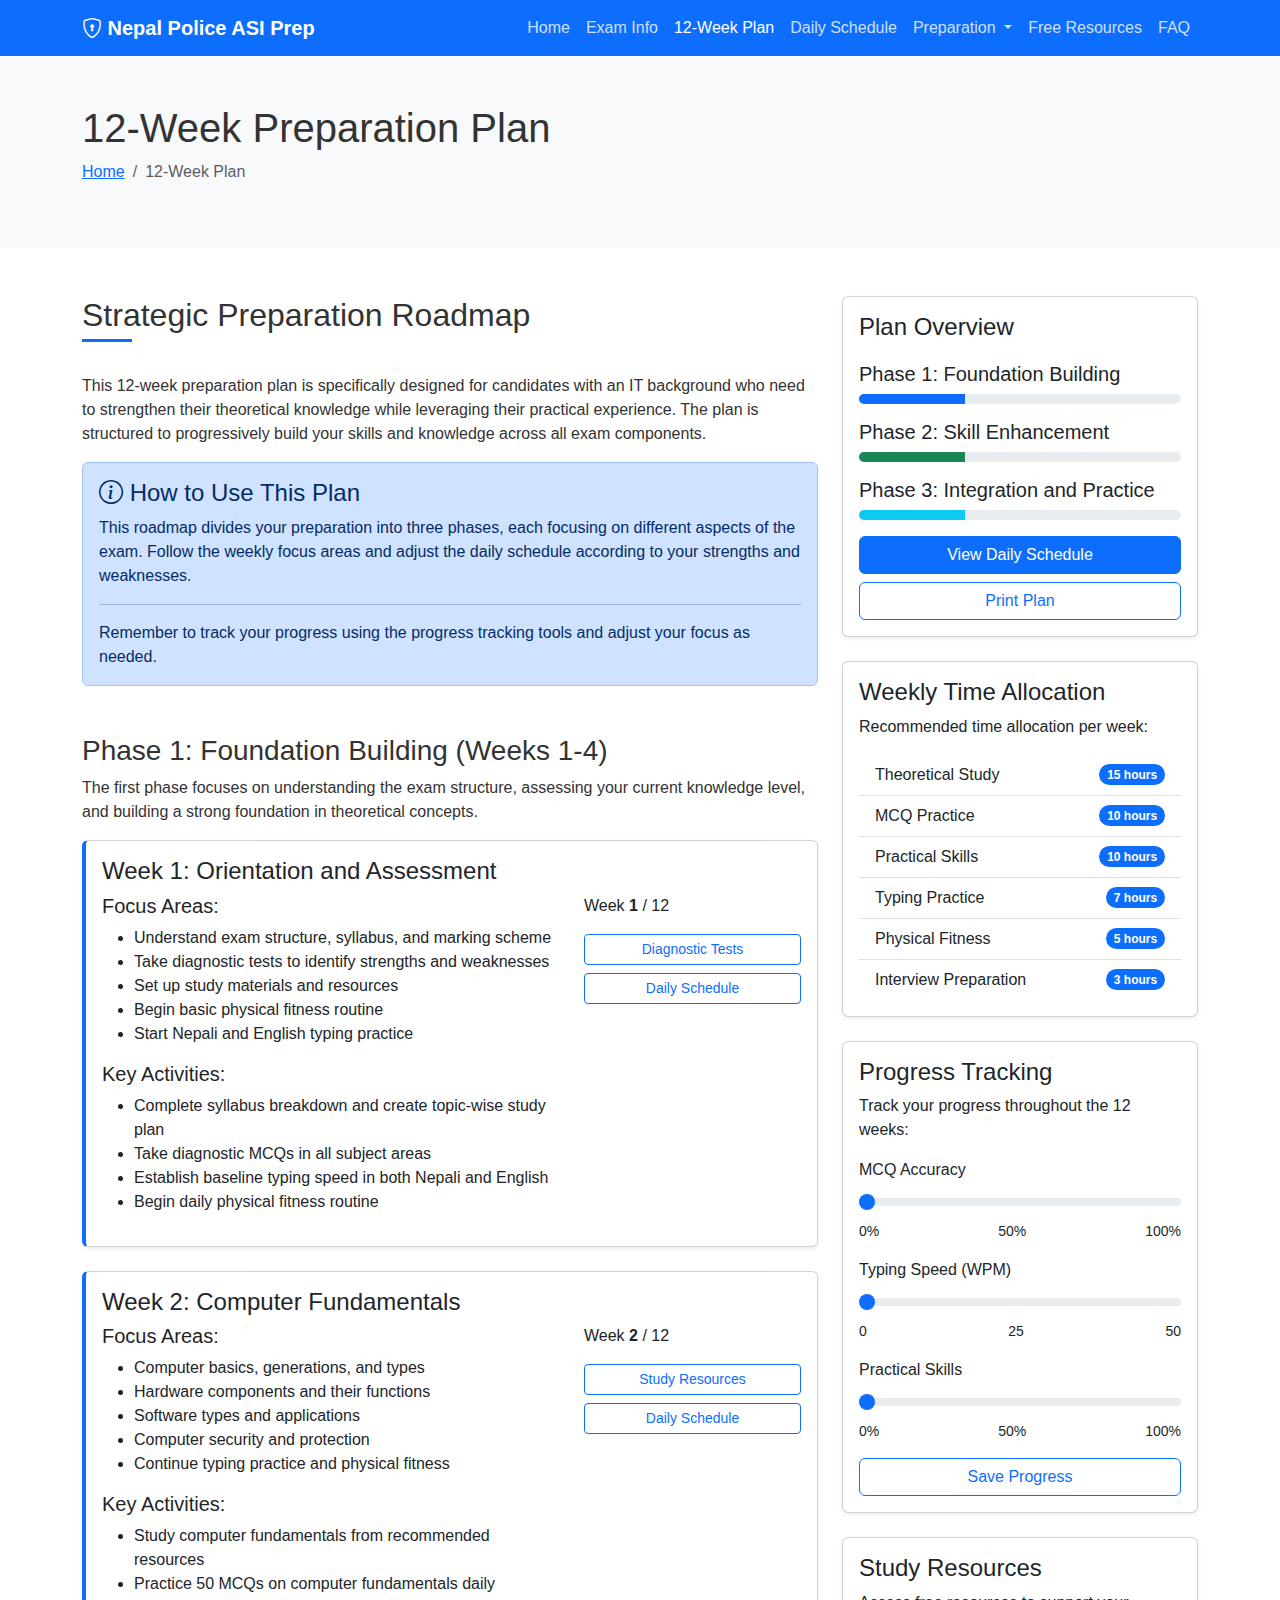
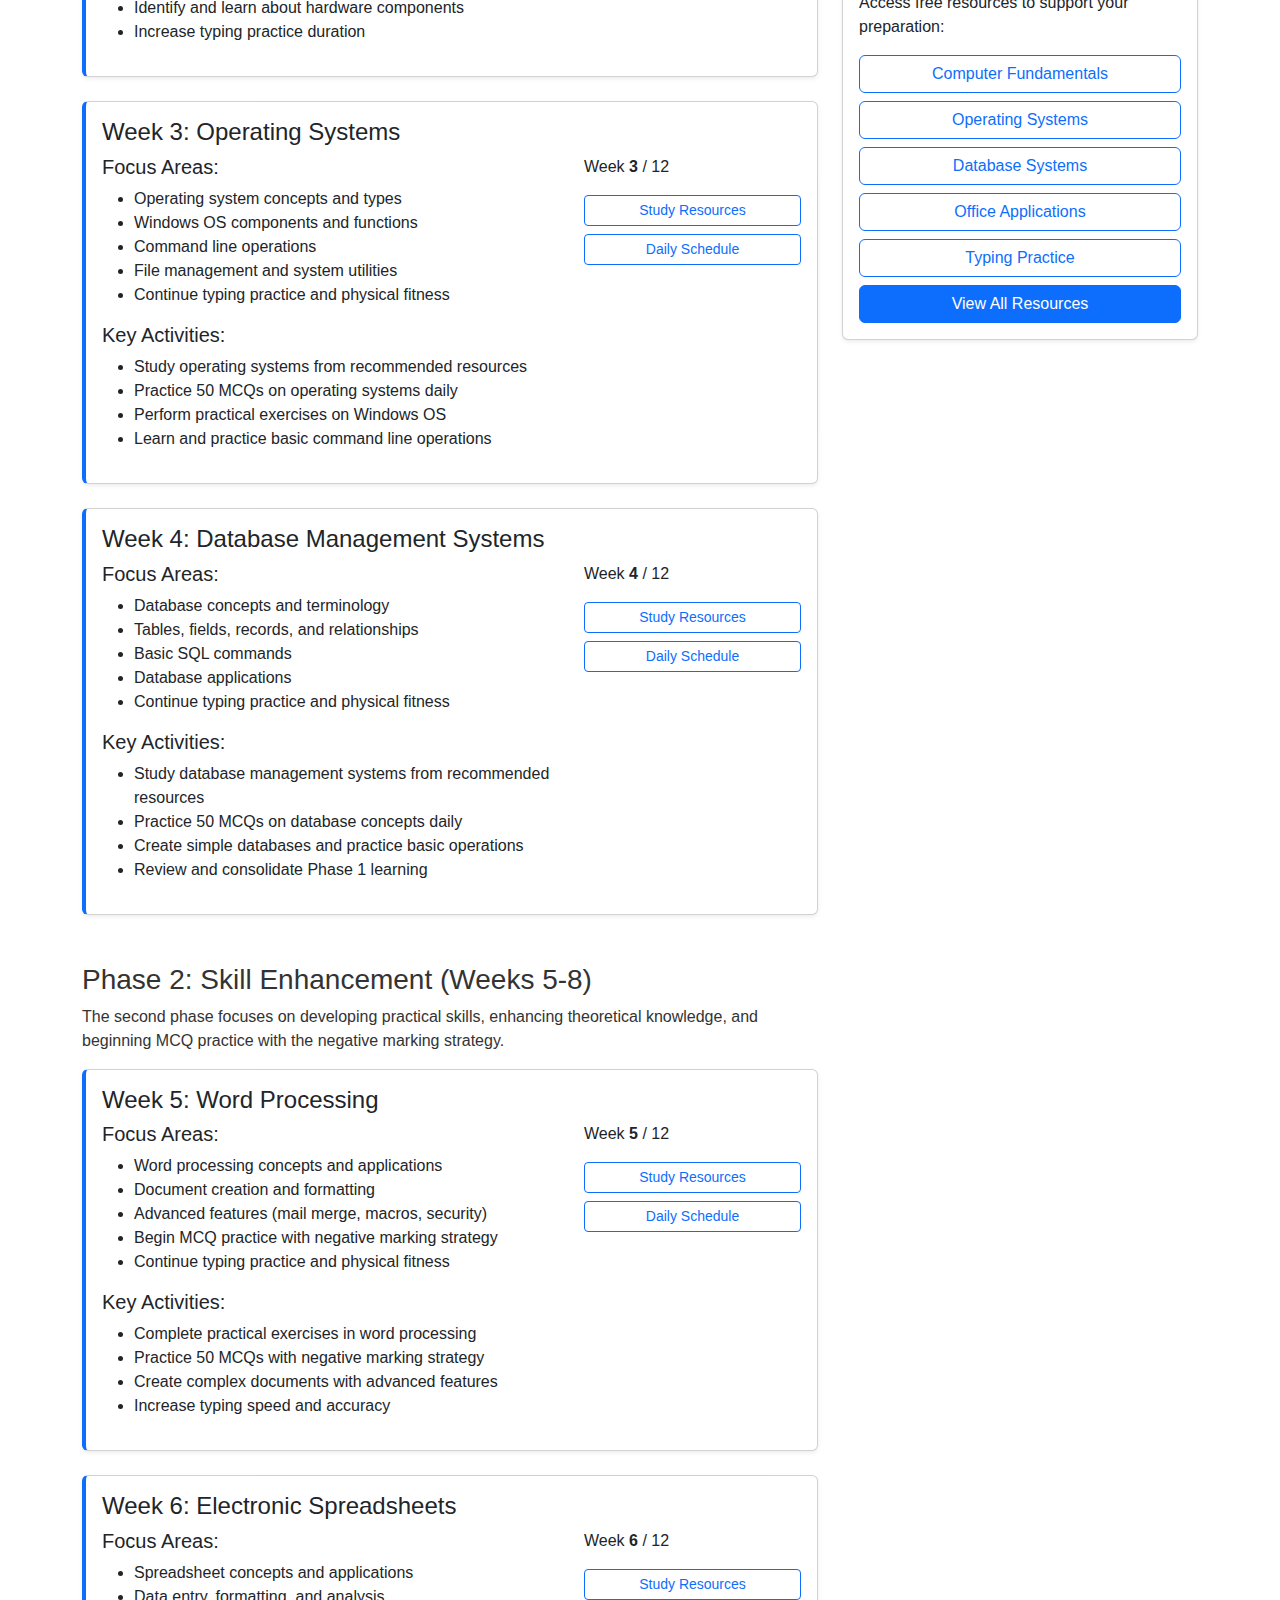
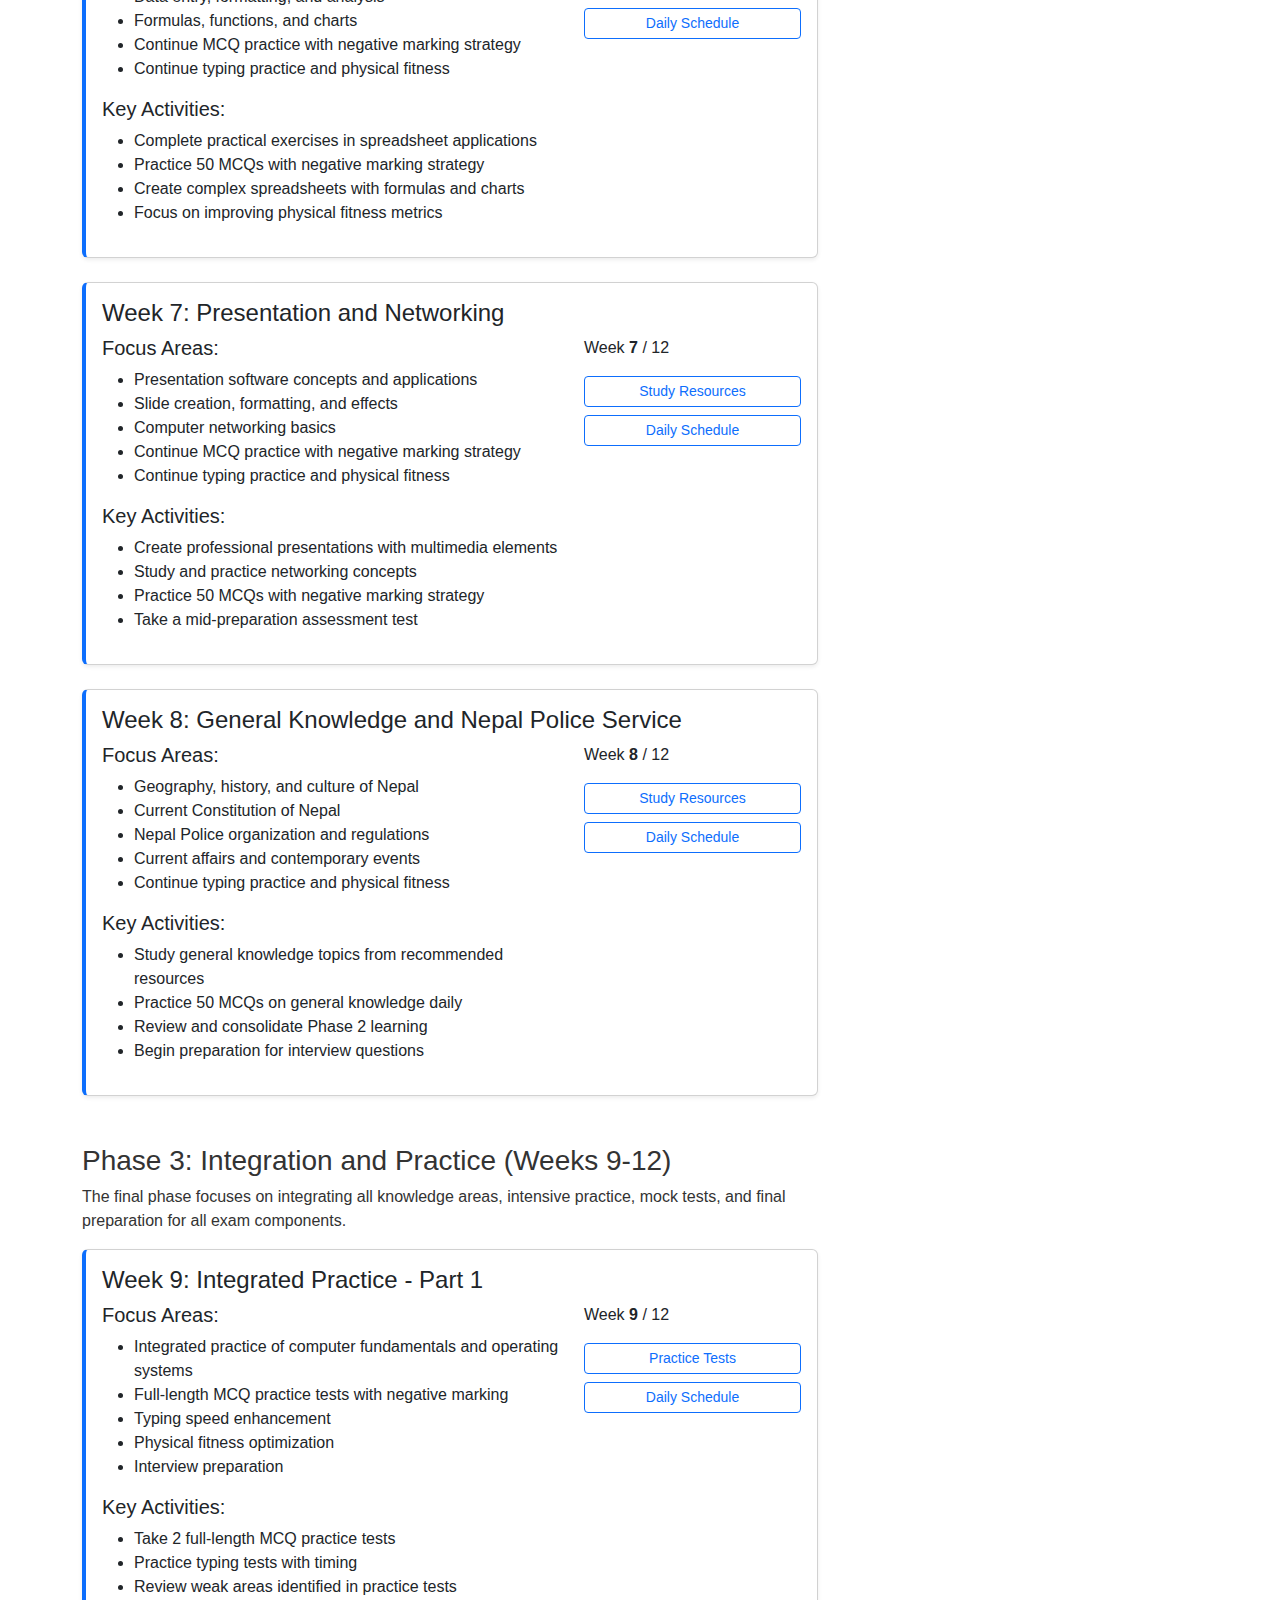
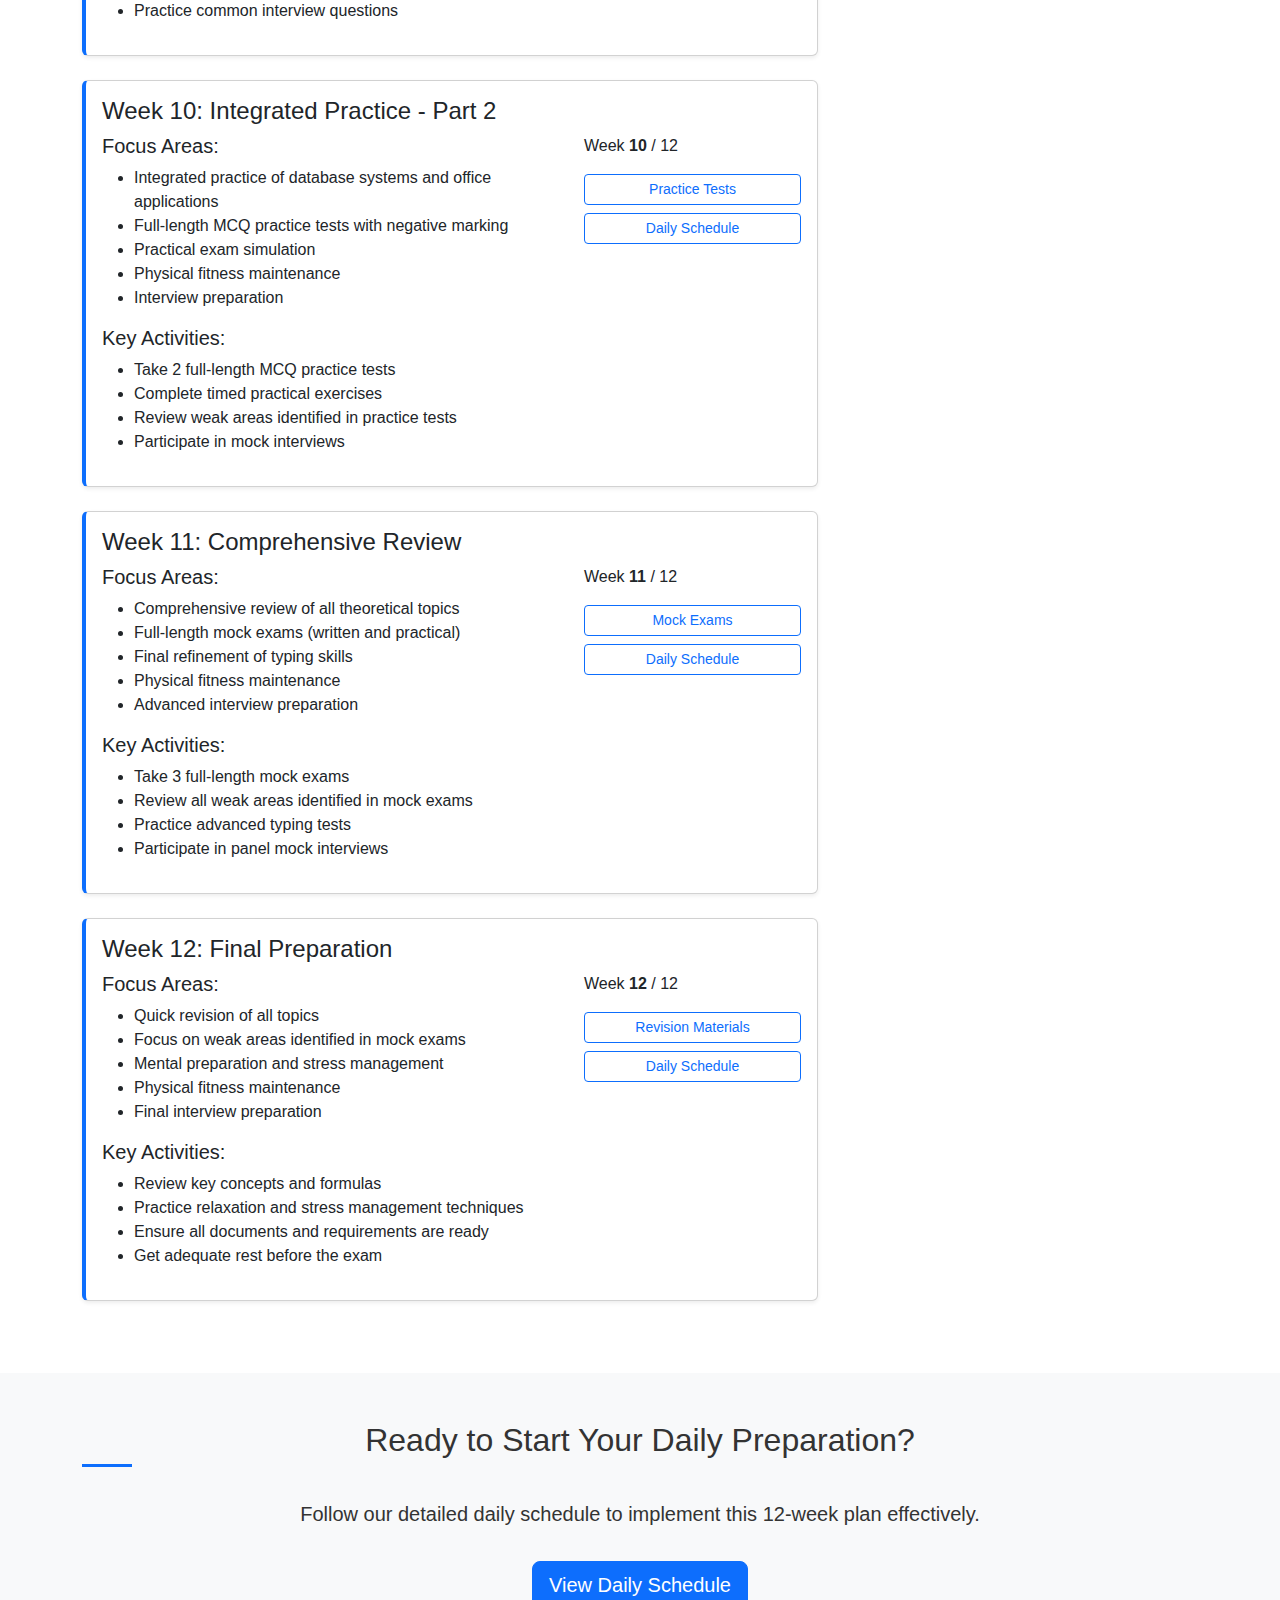
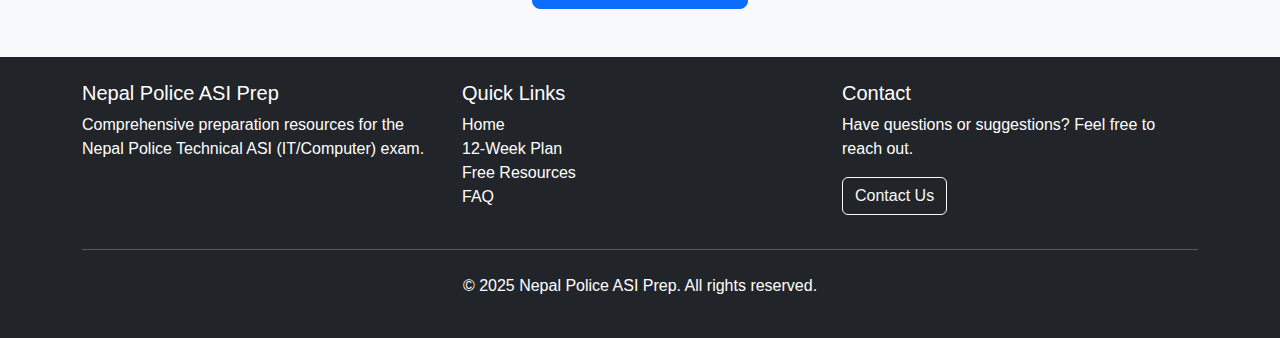
<file: 12-week-plan.html>
<!DOCTYPE html>
<html lang="en">
<head>
    <meta charset="UTF-8">
    <meta name="viewport" content="width=device-width, initial-scale=1.0">
    <title>12-Week Plan - Nepal Police Technical ASI Exam Preparation</title>
    <link href="https://cdn.jsdelivr.net/npm/bootstrap@5.3.0-alpha1/dist/css/bootstrap.min.css" rel="stylesheet">
    <link rel="stylesheet" href="https://cdn.jsdelivr.net/npm/bootstrap-icons@1.10.3/font/bootstrap-icons.css">
    <link rel="stylesheet" href="styles.css">
</head>
<body>
    <!-- Navigation -->
    <nav class="navbar navbar-expand-lg navbar-dark bg-primary sticky-top">
        <div class="container">
            <a class="navbar-brand" href="index.html">
                <i class="bi bi-shield-lock"></i> Nepal Police ASI Prep
            </a>
            <button class="navbar-toggler" type="button" data-bs-toggle="collapse" data-bs-target="#navbarNav">
                <span class="navbar-toggler-icon"></span>
            </button>
            <div class="collapse navbar-collapse" id="navbarNav">
                <ul class="navbar-nav ms-auto">
                    <li class="nav-item">
                        <a class="nav-link" href="index.html">Home</a>
                    </li>
                    <li class="nav-item">
                        <a class="nav-link" href="exam-info.html">Exam Info</a>
                    </li>
                    <li class="nav-item">
                        <a class="nav-link active" href="12-week-plan.html">12-Week Plan</a>
                    </li>
                    <li class="nav-item">
                        <a class="nav-link" href="daily-schedule.html">Daily Schedule</a>
                    </li>
                    <li class="nav-item dropdown">
                        <a class="nav-link dropdown-toggle" href="#" role="button" data-bs-toggle="dropdown">
                            Preparation
                        </a>
                        <ul class="dropdown-menu">
                            <li><a class="dropdown-item" href="mcq-strategy.html">MCQ Strategy</a></li>
                            <li><a class="dropdown-item" href="practical-skills.html">Practical Skills</a></li>
                            <li><a class="dropdown-item" href="physical-fitness.html">Physical Fitness</a></li>
                            <li><a class="dropdown-item" href="interview-prep.html">Interview Prep</a></li>
                        </ul>
                    </li>
                    <li class="nav-item">
                        <a class="nav-link" href="resources.html">Free Resources</a>
                    </li>
                    <li class="nav-item">
                        <a class="nav-link" href="faq.html">FAQ</a>
                    </li>
                </ul>
            </div>
        </div>
    </nav>

    <!-- Page Header -->
    <header class="bg-light py-5">
        <div class="container">
            <h1>12-Week Preparation Plan</h1>
            <nav aria-label="breadcrumb">
                <ol class="breadcrumb">
                    <li class="breadcrumb-item"><a href="index.html">Home</a></li>
                    <li class="breadcrumb-item active" aria-current="page">12-Week Plan</li>
                </ol>
            </nav>
        </div>
    </header>

    <!-- Plan Overview Section -->
    <section class="py-5">
        <div class="container">
            <div class="row">
                <div class="col-lg-8">
                    <h2>Strategic Preparation Roadmap</h2>
                    <p>This 12-week preparation plan is specifically designed for candidates with an IT background who need to strengthen their theoretical knowledge while leveraging their practical experience. The plan is structured to progressively build your skills and knowledge across all exam components.</p>
                    
                    <div class="alert alert-primary" role="alert">
                        <h4 class="alert-heading"><i class="bi bi-info-circle"></i> How to Use This Plan</h4>
                        <p>This roadmap divides your preparation into three phases, each focusing on different aspects of the exam. Follow the weekly focus areas and adjust the daily schedule according to your strengths and weaknesses.</p>
                        <hr>
                        <p class="mb-0">Remember to track your progress using the progress tracking tools and adjust your focus as needed.</p>
                    </div>
                    
                    <h3 class="mt-5">Phase 1: Foundation Building (Weeks 1-4)</h3>
                    <p>The first phase focuses on understanding the exam structure, assessing your current knowledge level, and building a strong foundation in theoretical concepts.</p>
                    
                    <div class="card mb-4 week-card shadow-sm">
                        <div class="card-body">
                            <h4 class="card-title">Week 1: Orientation and Assessment</h4>
                            <div class="row">
                                <div class="col-md-8">
                                    <h5>Focus Areas:</h5>
                                    <ul>
                                        <li>Understand exam structure, syllabus, and marking scheme</li>
                                        <li>Take diagnostic tests to identify strengths and weaknesses</li>
                                        <li>Set up study materials and resources</li>
                                        <li>Begin basic physical fitness routine</li>
                                        <li>Start Nepali and English typing practice</li>
                                    </ul>
                                    <h5>Key Activities:</h5>
                                    <ul>
                                        <li>Complete syllabus breakdown and create topic-wise study plan</li>
                                        <li>Take diagnostic MCQs in all subject areas</li>
                                        <li>Establish baseline typing speed in both Nepali and English</li>
                                        <li>Begin daily physical fitness routine</li>
                                    </ul>
                                </div>
                                <div class="col-md-4">
                                    <div class="progress-circular-container">
                                        <div class="progress-circular">
                                            <span>Week</span>
                                            <strong>1</strong>
                                            <span>/ 12</span>
                                        </div>
                                    </div>
                                    <div class="d-grid gap-2 mt-3">
                                        <a href="resources.html#diagnostic" class="btn btn-sm btn-outline-primary">Diagnostic Tests</a>
                                        <a href="daily-schedule.html#week1" class="btn btn-sm btn-outline-primary">Daily Schedule</a>
                                    </div>
                                </div>
                            </div>
                        </div>
                    </div>
                    
                    <div class="card mb-4 week-card shadow-sm">
                        <div class="card-body">
                            <h4 class="card-title">Week 2: Computer Fundamentals</h4>
                            <div class="row">
                                <div class="col-md-8">
                                    <h5>Focus Areas:</h5>
                                    <ul>
                                        <li>Computer basics, generations, and types</li>
                                        <li>Hardware components and their functions</li>
                                        <li>Software types and applications</li>
                                        <li>Computer security and protection</li>
                                        <li>Continue typing practice and physical fitness</li>
                                    </ul>
                                    <h5>Key Activities:</h5>
                                    <ul>
                                        <li>Study computer fundamentals from recommended resources</li>
                                        <li>Practice 50 MCQs on computer fundamentals daily</li>
                                        <li>Identify and learn about hardware components</li>
                                        <li>Increase typing practice duration</li>
                                    </ul>
                                </div>
                                <div class="col-md-4">
                                    <div class="progress-circular-container">
                                        <div class="progress-circular">
                                            <span>Week</span>
                                            <strong>2</strong>
                                            <span>/ 12</span>
                                        </div>
                                    </div>
                                    <div class="d-grid gap-2 mt-3">
                                        <a href="resources.html#computer-fundamentals" class="btn btn-sm btn-outline-primary">Study Resources</a>
                                        <a href="daily-schedule.html#week2" class="btn btn-sm btn-outline-primary">Daily Schedule</a>
                                    </div>
                                </div>
                            </div>
                        </div>
                    </div>
                    
                    <div class="card mb-4 week-card shadow-sm">
                        <div class="card-body">
                            <h4 class="card-title">Week 3: Operating Systems</h4>
                            <div class="row">
                                <div class="col-md-8">
                                    <h5>Focus Areas:</h5>
                                    <ul>
                                        <li>Operating system concepts and types</li>
                                        <li>Windows OS components and functions</li>
                                        <li>Command line operations</li>
                                        <li>File management and system utilities</li>
                                        <li>Continue typing practice and physical fitness</li>
                                    </ul>
                                    <h5>Key Activities:</h5>
                                    <ul>
                                        <li>Study operating systems from recommended resources</li>
                                        <li>Practice 50 MCQs on operating systems daily</li>
                                        <li>Perform practical exercises on Windows OS</li>
                                        <li>Learn and practice basic command line operations</li>
                                    </ul>
                                </div>
                                <div class="col-md-4">
                                    <div class="progress-circular-container">
                                        <div class="progress-circular">
                                            <span>Week</span>
                                            <strong>3</strong>
                                            <span>/ 12</span>
                                        </div>
                                    </div>
                                    <div class="d-grid gap-2 mt-3">
                                        <a href="resources.html#operating-systems" class="btn btn-sm btn-outline-primary">Study Resources</a>
                                        <a href="daily-schedule.html#week3" class="btn btn-sm btn-outline-primary">Daily Schedule</a>
                                    </div>
                                </div>
                            </div>
                        </div>
                    </div>
                    
                    <div class="card mb-4 week-card shadow-sm">
                        <div class="card-body">
                            <h4 class="card-title">Week 4: Database Management Systems</h4>
                            <div class="row">
                                <div class="col-md-8">
                                    <h5>Focus Areas:</h5>
                                    <ul>
                                        <li>Database concepts and terminology</li>
                                        <li>Tables, fields, records, and relationships</li>
                                        <li>Basic SQL commands</li>
                                        <li>Database applications</li>
                                        <li>Continue typing practice and physical fitness</li>
                                    </ul>
                                    <h5>Key Activities:</h5>
                                    <ul>
                                        <li>Study database management systems from recommended resources</li>
                                        <li>Practice 50 MCQs on database concepts daily</li>
                                        <li>Create simple databases and practice basic operations</li>
                                        <li>Review and consolidate Phase 1 learning</li>
                                    </ul>
                                </div>
                                <div class="col-md-4">
                                    <div class="progress-circular-container">
                                        <div class="progress-circular">
                                            <span>Week</span>
                                            <strong>4</strong>
                                            <span>/ 12</span>
                                        </div>
                                    </div>
                                    <div class="d-grid gap-2 mt-3">
                                        <a href="resources.html#database-systems" class="btn btn-sm btn-outline-primary">Study Resources</a>
                                        <a href="daily-schedule.html#week4" class="btn btn-sm btn-outline-primary">Daily Schedule</a>
                                    </div>
                                </div>
                            </div>
                        </div>
                    </div>
                    
                    <h3 class="mt-5">Phase 2: Skill Enhancement (Weeks 5-8)</h3>
                    <p>The second phase focuses on developing practical skills, enhancing theoretical knowledge, and beginning MCQ practice with the negative marking strategy.</p>
                    
                    <div class="card mb-4 week-card shadow-sm">
                        <div class="card-body">
                            <h4 class="card-title">Week 5: Word Processing</h4>
                            <div class="row">
                                <div class="col-md-8">
                                    <h5>Focus Areas:</h5>
                                    <ul>
                                        <li>Word processing concepts and applications</li>
                                        <li>Document creation and formatting</li>
                                        <li>Advanced features (mail merge, macros, security)</li>
                                        <li>Begin MCQ practice with negative marking strategy</li>
                                        <li>Continue typing practice and physical fitness</li>
                                    </ul>
                                    <h5>Key Activities:</h5>
                                    <ul>
                                        <li>Complete practical exercises in word processing</li>
                                        <li>Practice 50 MCQs with negative marking strategy</li>
                                        <li>Create complex documents with advanced features</li>
                                        <li>Increase typing speed and accuracy</li>
                                    </ul>
                                </div>
                                <div class="col-md-4">
                                    <div class="progress-circular-container">
                                        <div class="progress-circular">
                                            <span>Week</span>
                                            <strong>5</strong>
                                            <span>/ 12</span>
                                        </div>
                                    </div>
                                    <div class="d-grid gap-2 mt-3">
                                        <a href="resources.html#word-processing" class="btn btn-sm btn-outline-primary">Study Resources</a>
                                        <a href="daily-schedule.html#week5" class="btn btn-sm btn-outline-primary">Daily Schedule</a>
                                    </div>
                                </div>
                            </div>
                        </div>
                    </div>
                    
                    <div class="card mb-4 week-card shadow-sm">
                        <div class="card-body">
                            <h4 class="card-title">Week 6: Electronic Spreadsheets</h4>
                            <div class="row">
                                <div class="col-md-8">
                                    <h5>Focus Areas:</h5>
                                    <ul>
                                        <li>Spreadsheet concepts and applications</li>
                                        <li>Data entry, formatting, and analysis</li>
                                        <li>Formulas, functions, and charts</li>
                                        <li>Continue MCQ practice with negative marking strategy</li>
                                        <li>Continue typing practice and physical fitness</li>
                                    </ul>
                                    <h5>Key Activities:</h5>
                                    <ul>
                                        <li>Complete practical exercises in spreadsheet applications</li>
                                        <li>Practice 50 MCQs with negative marking strategy</li>
                                        <li>Create complex spreadsheets with formulas and charts</li>
                                        <li>Focus on improving physical fitness metrics</li>
                                    </ul>
                                </div>
                                <div class="col-md-4">
                                    <div class="progress-circular-container">
                                        <div class="progress-circular">
                                            <span>Week</span>
                                            <strong>6</strong>
                                            <span>/ 12</span>
                                        </div>
                                    </div>
                                    <div class="d-grid gap-2 mt-3">
                                        <a href="resources.html#spreadsheets" class="btn btn-sm btn-outline-primary">Study Resources</a>
                                        <a href="daily-schedule.html#week6" class="btn btn-sm btn-outline-primary">Daily Schedule</a>
                                    </div>
                                </div>
                            </div>
                        </div>
                    </div>
                    
                    <div class="card mb-4 week-card shadow-sm">
                        <div class="card-body">
                            <h4 class="card-title">Week 7: Presentation and Networking</h4>
                            <div class="row">
                                <div class="col-md-8">
                                    <h5>Focus Areas:</h5>
                                    <ul>
                                        <li>Presentation software concepts and applications</li>
                                        <li>Slide creation, formatting, and effects</li>
                                        <li>Computer networking basics</li>
                                        <li>Continue MCQ practice with negative marking strategy</li>
                                        <li>Continue typing practice and physical fitness</li>
                                    </ul>
                                    <h5>Key Activities:</h5>
                                    <ul>
                                        <li>Create professional presentations with multimedia elements</li>
                                        <li>Study and practice networking concepts</li>
                                        <li>Practice 50 MCQs with negative marking strategy</li>
                                        <li>Take a mid-preparation assessment test</li>
                                    </ul>
                                </div>
                                <div class="col-md-4">
                                    <div class="progress-circular-container">
                                        <div class="progress-circular">
                                            <span>Week</span>
                                            <strong>7</strong>
                                            <span>/ 12</span>
                                        </div>
                                    </div>
                                    <div class="d-grid gap-2 mt-3">
                                        <a href="resources.html#presentation" class="btn btn-sm btn-outline-primary">Study Resources</a>
                                        <a href="daily-schedule.html#week7" class="btn btn-sm btn-outline-primary">Daily Schedule</a>
                                    </div>
                                </div>
                            </div>
                        </div>
                    </div>
                    
                    <div class="card mb-4 week-card shadow-sm">
                        <div class="card-body">
                            <h4 class="card-title">Week 8: General Knowledge and Nepal Police Service</h4>
                            <div class="row">
                                <div class="col-md-8">
                                    <h5>Focus Areas:</h5>
                                    <ul>
                                        <li>Geography, history, and culture of Nepal</li>
                                        <li>Current Constitution of Nepal</li>
                                        <li>Nepal Police organization and regulations</li>
                                        <li>Current affairs and contemporary events</li>
                                        <li>Continue typing practice and physical fitness</li>
                                    </ul>
                                    <h5>Key Activities:</h5>
                                    <ul>
                                        <li>Study general knowledge topics from recommended resources</li>
                                        <li>Practice 50 MCQs on general knowledge daily</li>
                                        <li>Review and consolidate Phase 2 learning</li>
                                        <li>Begin preparation for interview questions</li>
                                    </ul>
                                </div>
                                <div class="col-md-4">
                                    <div class="progress-circular-container">
                                        <div class="progress-circular">
                                            <span>Week</span>
                                            <strong>8</strong>
                                            <span>/ 12</span>
                                        </div>
                                    </div>
                                    <div class="d-grid gap-2 mt-3">
                                        <a href="resources.html#general-knowledge" class="btn btn-sm btn-outline-primary">Study Resources</a>
                                        <a href="daily-schedule.html#week8" class="btn btn-sm btn-outline-primary">Daily Schedule</a>
                                    </div>
                                </div>
                            </div>
                        </div>
                    </div>
                    
                    <h3 class="mt-5">Phase 3: Integration and Practice (Weeks 9-12)</h3>
                    <p>The final phase focuses on integrating all knowledge areas, intensive practice, mock tests, and final preparation for all exam components.</p>
                    
                    <div class="card mb-4 week-card shadow-sm">
                        <div class="card-body">
                            <h4 class="card-title">Week 9: Integrated Practice - Part 1</h4>
                            <div class="row">
                                <div class="col-md-8">
                                    <h5>Focus Areas:</h5>
                                    <ul>
                                        <li>Integrated practice of computer fundamentals and operating systems</li>
                                        <li>Full-length MCQ practice tests with negative marking</li>
                                        <li>Typing speed enhancement</li>
                                        <li>Physical fitness optimization</li>
                                        <li>Interview preparation</li>
                                    </ul>
                                    <h5>Key Activities:</h5>
                                    <ul>
                                        <li>Take 2 full-length MCQ practice tests</li>
                                        <li>Practice typing tests with timing</li>
                                        <li>Review weak areas identified in practice tests</li>
                                        <li>Practice common interview questions</li>
                                    </ul>
                                </div>
                                <div class="col-md-4">
                                    <div class="progress-circular-container">
                                        <div class="progress-circular">
                                            <span>Week</span>
                                            <strong>9</strong>
                                            <span>/ 12</span>
                                        </div>
                                    </div>
                                    <div class="d-grid gap-2 mt-3">
                                        <a href="resources.html#practice-tests" class="btn btn-sm btn-outline-primary">Practice Tests</a>
                                        <a href="daily-schedule.html#week9" class="btn btn-sm btn-outline-primary">Daily Schedule</a>
                                    </div>
                                </div>
                            </div>
                        </div>
                    </div>
                    
                    <div class="card mb-4 week-card shadow-sm">
                        <div class="card-body">
                            <h4 class="card-title">Week 10: Integrated Practice - Part 2</h4>
                            <div class="row">
                                <div class="col-md-8">
                                    <h5>Focus Areas:</h5>
                                    <ul>
                                        <li>Integrated practice of database systems and office applications</li>
                                        <li>Full-length MCQ practice tests with negative marking</li>
                                        <li>Practical exam simulation</li>
                                        <li>Physical fitness maintenance</li>
                                        <li>Interview preparation</li>
                                    </ul>
                                    <h5>Key Activities:</h5>
                                    <ul>
                                        <li>Take 2 full-length MCQ practice tests</li>
                                        <li>Complete timed practical exercises</li>
                                        <li>Review weak areas identified in practice tests</li>
                                        <li>Participate in mock interviews</li>
                                    </ul>
                                </div>
                                <div class="col-md-4">
                                    <div class="progress-circular-container">
                                        <div class="progress-circular">
                                            <span>Week</span>
                                            <strong>10</strong>
                                            <span>/ 12</span>
                                        </div>
                                    </div>
                                    <div class="d-grid gap-2 mt-3">
                                        <a href="resources.html#practice-tests" class="btn btn-sm btn-outline-primary">Practice Tests</a>
                                        <a href="daily-schedule.html#week10" class="btn btn-sm btn-outline-primary">Daily Schedule</a>
                                    </div>
                                </div>
                            </div>
                        </div>
                    </div>
                    
                    <div class="card mb-4 week-card shadow-sm">
                        <div class="card-body">
                            <h4 class="card-title">Week 11: Comprehensive Review</h4>
                            <div class="row">
                                <div class="col-md-8">
                                    <h5>Focus Areas:</h5>
                                    <ul>
                                        <li>Comprehensive review of all theoretical topics</li>
                                        <li>Full-length mock exams (written and practical)</li>
                                        <li>Final refinement of typing skills</li>
                                        <li>Physical fitness maintenance</li>
                                        <li>Advanced interview preparation</li>
                                    </ul>
                                    <h5>Key Activities:</h5>
                                    <ul>
                                        <li>Take 3 full-length mock exams</li>
                                        <li>Review all weak areas identified in mock exams</li>
                                        <li>Practice advanced typing tests</li>
                                        <li>Participate in panel mock interviews</li>
                                    </ul>
                                </div>
                                <div class="col-md-4">
                                    <div class="progress-circular-container">
                                        <div class="progress-circular">
                                            <span>Week</span>
                                            <strong>11</strong>
                                            <span>/ 12</span>
                                        </div>
                                    </div>
                                    <div class="d-grid gap-2 mt-3">
                                        <a href="resources.html#mock-exams" class="btn btn-sm btn-outline-primary">Mock Exams</a>
                                        <a href="daily-schedule.html#week11" class="btn btn-sm btn-outline-primary">Daily Schedule</a>
                                    </div>
                                </div>
                            </div>
                        </div>
                    </div>
                    
                    <div class="card mb-4 week-card shadow-sm">
                        <div class="card-body">
                            <h4 class="card-title">Week 12: Final Preparation</h4>
                            <div class="row">
                                <div class="col-md-8">
                                    <h5>Focus Areas:</h5>
                                    <ul>
                                        <li>Quick revision of all topics</li>
                                        <li>Focus on weak areas identified in mock exams</li>
                                        <li>Mental preparation and stress management</li>
                                        <li>Physical fitness maintenance</li>
                                        <li>Final interview preparation</li>
                                    </ul>
                                    <h5>Key Activities:</h5>
                                    <ul>
                                        <li>Review key concepts and formulas</li>
                                        <li>Practice relaxation and stress management techniques</li>
                                        <li>Ensure all documents and requirements are ready</li>
                                        <li>Get adequate rest before the exam</li>
                                    </ul>
                                </div>
                                <div class="col-md-4">
                                    <div class="progress-circular-container">
                                        <div class="progress-circular">
                                            <span>Week</span>
                                            <strong>12</strong>
                                            <span>/ 12</span>
                                        </div>
                                    </div>
                                    <div class="d-grid gap-2 mt-3">
                                        <a href="resources.html#revision" class="btn btn-sm btn-outline-primary">Revision Materials</a>
                                        <a href="daily-schedule.html#week12" class="btn btn-sm btn-outline-primary">Daily Schedule</a>
                                    </div>
                                </div>
                            </div>
                        </div>
                    </div>
                </div>
                
                <div class="col-lg-4">
                    <div class="card mb-4 shadow-sm">
                        <div class="card-body">
                            <h4 class="card-title">Plan Overview</h4>
                            <div class="progress-section">
                                <h5>Phase 1: Foundation Building</h5>
                                <div class="progress mb-3">
                                    <div class="progress-bar bg-primary" role="progressbar" style="width: 33%"></div>
                                </div>
                                <h5>Phase 2: Skill Enhancement</h5>
                                <div class="progress mb-3">
                                    <div class="progress-bar bg-success" role="progressbar" style="width: 33%"></div>
                                </div>
                                <h5>Phase 3: Integration and Practice</h5>
                                <div class="progress mb-3">
                                    <div class="progress-bar bg-info" role="progressbar" style="width: 33%"></div>
                                </div>
                            </div>
                            <div class="d-grid gap-2 mt-3">
                                <a href="daily-schedule.html" class="btn btn-primary">View Daily Schedule</a>
                                <button class="btn btn-outline-primary" onclick="window.print()">Print Plan</button>
                            </div>
                        </div>
                    </div>
                    
                    <div class="card mb-4 shadow-sm">
                        <div class="card-body">
                            <h4 class="card-title">Weekly Time Allocation</h4>
                            <p>Recommended time allocation per week:</p>
                            <ul class="list-group list-group-flush">
                                <li class="list-group-item d-flex justify-content-between align-items-center">
                                    Theoretical Study
                                    <span class="badge bg-primary rounded-pill">15 hours</span>
                                </li>
                                <li class="list-group-item d-flex justify-content-between align-items-center">
                                    MCQ Practice
                                    <span class="badge bg-primary rounded-pill">10 hours</span>
                                </li>
                                <li class="list-group-item d-flex justify-content-between align-items-center">
                                    Practical Skills
                                    <span class="badge bg-primary rounded-pill">10 hours</span>
                                </li>
                                <li class="list-group-item d-flex justify-content-between align-items-center">
                                    Typing Practice
                                    <span class="badge bg-primary rounded-pill">7 hours</span>
                                </li>
                                <li class="list-group-item d-flex justify-content-between align-items-center">
                                    Physical Fitness
                                    <span class="badge bg-primary rounded-pill">5 hours</span>
                                </li>
                                <li class="list-group-item d-flex justify-content-between align-items-center">
                                    Interview Preparation
                                    <span class="badge bg-primary rounded-pill">3 hours</span>
                                </li>
                            </ul>
                        </div>
                    </div>
                    
                    <div class="card mb-4 shadow-sm">
                        <div class="card-body">
                            <h4 class="card-title">Progress Tracking</h4>
                            <p>Track your progress throughout the 12 weeks:</p>
                            <div class="mb-3">
                                <label for="mcqProgress" class="form-label">MCQ Accuracy</label>
                                <input type="range" class="form-range" id="mcqProgress" min="0" max="100" value="0">
                                <div class="d-flex justify-content-between">
                                    <small>0%</small>
                                    <small>50%</small>
                                    <small>100%</small>
                                </div>
                            </div>
                            <div class="mb-3">
                                <label for="typingProgress" class="form-label">Typing Speed (WPM)</label>
                                <input type="range" class="form-range" id="typingProgress" min="0" max="50" value="0">
                                <div class="d-flex justify-content-between">
                                    <small>0</small>
                                    <small>25</small>
                                    <small>50</small>
                                </div>
                            </div>
                            <div class="mb-3">
                                <label for="practicalProgress" class="form-label">Practical Skills</label>
                                <input type="range" class="form-range" id="practicalProgress" min="0" max="100" value="0">
                                <div class="d-flex justify-content-between">
                                    <small>0%</small>
                                    <small>50%</small>
                                    <small>100%</small>
                                </div>
                            </div>
                            <div class="d-grid">
                                <button class="btn btn-outline-primary" id="saveProgress">Save Progress</button>
                            </div>
                        </div>
                    </div>
                    
                    <div class="card shadow-sm">
                        <div class="card-body">
                            <h4 class="card-title">Study Resources</h4>
                            <p>Access free resources to support your preparation:</p>
                            <div class="d-grid gap-2">
                                <a href="resources.html#computer-fundamentals" class="btn btn-outline-primary">Computer Fundamentals</a>
                                <a href="resources.html#operating-systems" class="btn btn-outline-primary">Operating Systems</a>
                                <a href="resources.html#database-systems" class="btn btn-outline-primary">Database Systems</a>
                                <a href="resources.html#office-applications" class="btn btn-outline-primary">Office Applications</a>
                                <a href="resources.html#typing-practice" class="btn btn-outline-primary">Typing Practice</a>
                                <a href="resources.html" class="btn btn-primary">View All Resources</a>
                            </div>
                        </div>
                    </div>
                </div>
            </div>
        </div>
    </section>

    <!-- Call to Action -->
    <section class="py-5 bg-light">
        <div class="container text-center">
            <h2>Ready to Start Your Daily Preparation?</h2>
            <p class="lead">Follow our detailed daily schedule to implement this 12-week plan effectively.</p>
            <a href="daily-schedule.html" class="btn btn-primary btn-lg mt-3">View Daily Schedule</a>
        </div>
    </section>

    <!-- Footer -->
    <footer class="bg-dark text-white py-4">
        <div class="container">
            <div class="row">
                <div class="col-md-4 mb-3 mb-md-0">
                    <h5>Nepal Police ASI Prep</h5>
                    <p>Comprehensive preparation resources for the Nepal Police Technical ASI (IT/Computer) exam.</p>
                </div>
                <div class="col-md-4 mb-3 mb-md-0">
                    <h5>Quick Links</h5>
                    <ul class="list-unstyled">
                        <li><a href="index.html" class="text-white">Home</a></li>
                        <li><a href="12-week-plan.html" class="text-white">12-Week Plan</a></li>
                        <li><a href="resources.html" class="text-white">Free Resources</a></li>
                        <li><a href="faq.html" class="text-white">FAQ</a></li>
                    </ul>
                </div>
                <div class="col-md-4">
                    <h5>Contact</h5>
                    <p>Have questions or suggestions? Feel free to reach out.</p>
                    <a href="contact.html" class="btn btn-outline-light">Contact Us</a>
                </div>
            </div>
            <hr class="my-4">
            <div class="text-center">
                <p>&copy; 2025 Nepal Police ASI Prep. All rights reserved.</p>
            </div>
        </div>
    </footer>

    <script src="https://cdn.jsdelivr.net/npm/bootstrap@5.3.0-alpha1/dist/js/bootstrap.bundle.min.js"></script>
    <script>
        // Simple progress tracking functionality
        document.getElementById('saveProgress').addEventListener('click', function() {
            const mcqProgress = document.getElementById('mcqProgress').value;
            const typingProgress = document.getElementById('typingProgress').value;
            const practicalProgress = document.getElementById('practicalProgress').value;
            
            // Save to localStorage
            localStorage.setItem('mcqProgress', mcqProgress);
            localStorage.setItem('typingProgress', typingProgress);
            localStorage.setItem('practicalProgress', practicalProgress);
            
            alert('Progress saved successfully!');
        });
        
        // Load saved progress if available
        window.addEventListener('DOMContentLoaded', function() {
            const mcqProgress = localStorage.getItem('mcqProgress');
            const typingProgress = localStorage.getItem('typingProgress');
            const practicalProgress = localStorage.getItem('practicalProgress');
            
            if (mcqProgress) document.getElementById('mcqProgress').value = mcqProgress;
            if (typingProgress) document.getElementById('typingProgress').value = typingProgress;
            if (practicalProgress) document.getElementById('practicalProgress').value = practicalProgress;
        });
    </script>
</body>
</html>
</file>
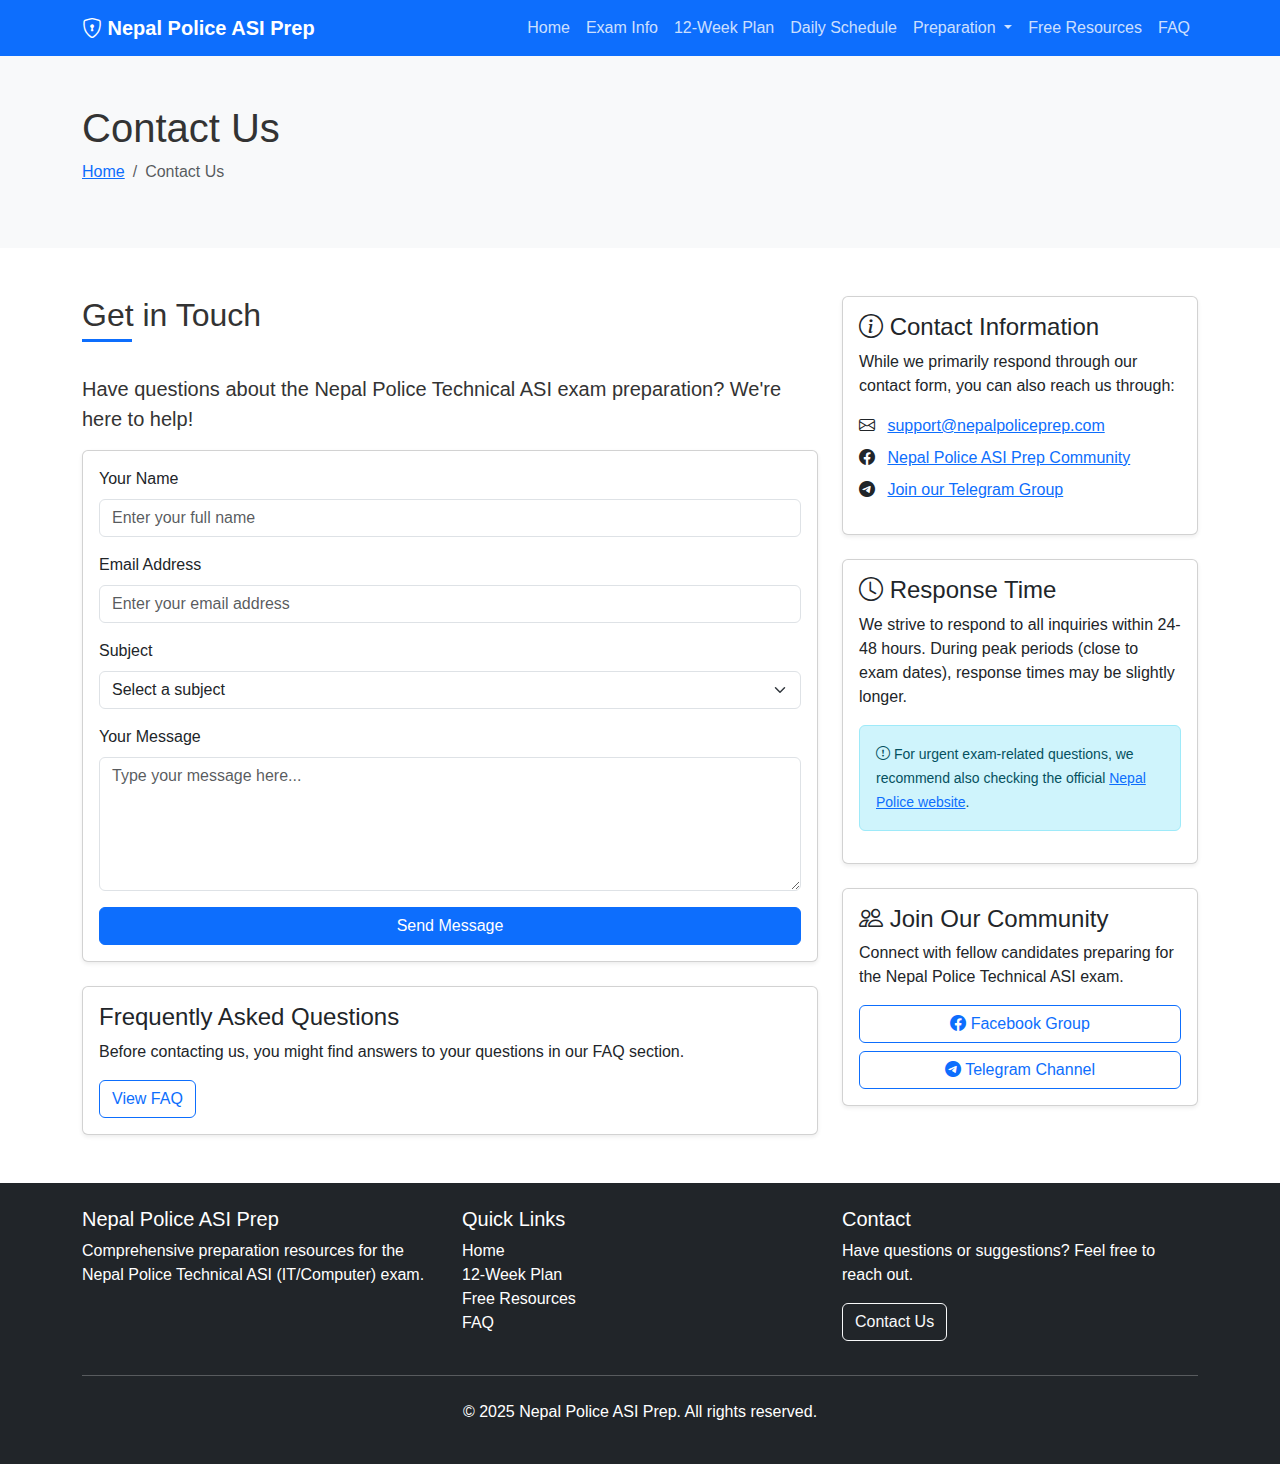
<file: contact.html>
<!DOCTYPE html>
<html lang="en">
<head>
    <meta charset="UTF-8">
    <meta name="viewport" content="width=device-width, initial-scale=1.0">
    <title>Contact Us - Nepal Police Technical ASI Exam Preparation</title>
    <link href="https://cdn.jsdelivr.net/npm/bootstrap@5.3.0-alpha1/dist/css/bootstrap.min.css" rel="stylesheet">
    <link rel="stylesheet" href="https://cdn.jsdelivr.net/npm/bootstrap-icons@1.10.3/font/bootstrap-icons.css">
    <link rel="stylesheet" href="styles.css">
</head>
<body>
    <!-- Navigation -->
    <nav class="navbar navbar-expand-lg navbar-dark bg-primary sticky-top">
        <div class="container">
            <a class="navbar-brand" href="index.html">
                <i class="bi bi-shield-lock"></i> Nepal Police ASI Prep
            </a>
            <button class="navbar-toggler" type="button" data-bs-toggle="collapse" data-bs-target="#navbarNav">
                <span class="navbar-toggler-icon"></span>
            </button>
            <div class="collapse navbar-collapse" id="navbarNav">
                <ul class="navbar-nav ms-auto">
                    <li class="nav-item">
                        <a class="nav-link" href="index.html">Home</a>
                    </li>
                    <li class="nav-item">
                        <a class="nav-link" href="exam-info.html">Exam Info</a>
                    </li>
                    <li class="nav-item">
                        <a class="nav-link" href="12-week-plan.html">12-Week Plan</a>
                    </li>
                    <li class="nav-item">
                        <a class="nav-link" href="daily-schedule.html">Daily Schedule</a>
                    </li>
                    <li class="nav-item dropdown">
                        <a class="nav-link dropdown-toggle" href="#" role="button" data-bs-toggle="dropdown">
                            Preparation
                        </a>
                        <ul class="dropdown-menu">
                            <li><a class="dropdown-item" href="mcq-strategy.html">MCQ Strategy</a></li>
                            <li><a class="dropdown-item" href="practical-skills.html">Practical Skills</a></li>
                            <li><a class="dropdown-item" href="physical-fitness.html">Physical Fitness</a></li>
                            <li><a class="dropdown-item" href="interview-prep.html">Interview Prep</a></li>
                        </ul>
                    </li>
                    <li class="nav-item">
                        <a class="nav-link" href="resources.html">Free Resources</a>
                    </li>
                    <li class="nav-item">
                        <a class="nav-link" href="faq.html">FAQ</a>
                    </li>
                </ul>
            </div>
        </div>
    </nav>

    <!-- Page Header -->
    <header class="bg-light py-5">
        <div class="container">
            <h1>Contact Us</h1>
            <nav aria-label="breadcrumb">
                <ol class="breadcrumb">
                    <li class="breadcrumb-item"><a href="index.html">Home</a></li>
                    <li class="breadcrumb-item active" aria-current="page">Contact Us</li>
                </ol>
            </nav>
        </div>
    </header>

    <!-- Contact Section -->
    <section class="py-5">
        <div class="container">
            <div class="row">
                <div class="col-lg-8">
                    <h2>Get in Touch</h2>
                    <p class="lead">Have questions about the Nepal Police Technical ASI exam preparation? We're here to help!</p>
                    
                    <div class="card shadow-sm mb-4">
                        <div class="card-body">
                            <form id="contactForm">
                                <div class="mb-3">
                                    <label for="name" class="form-label">Your Name</label>
                                    <input type="text" class="form-control" id="name" placeholder="Enter your full name" required>
                                </div>
                                <div class="mb-3">
                                    <label for="email" class="form-label">Email Address</label>
                                    <input type="email" class="form-control" id="email" placeholder="Enter your email address" required>
                                </div>
                                <div class="mb-3">
                                    <label for="subject" class="form-label">Subject</label>
                                    <select class="form-select" id="subject" required>
                                        <option value="" selected disabled>Select a subject</option>
                                        <option value="Exam Information">Exam Information</option>
                                        <option value="Preparation Strategy">Preparation Strategy</option>
                                        <option value="Technical Questions">Technical Questions</option>
                                        <option value="Resource Recommendations">Resource Recommendations</option>
                                        <option value="Website Feedback">Website Feedback</option>
                                        <option value="Other">Other</option>
                                    </select>
                                </div>
                                <div class="mb-3">
                                    <label for="message" class="form-label">Your Message</label>
                                    <textarea class="form-control" id="message" rows="5" placeholder="Type your message here..." required></textarea>
                                </div>
                                <div class="d-grid">
                                    <button type="submit" class="btn btn-primary" id="submitButton">Send Message</button>
                                </div>
                            </form>
                            
                            <div class="alert alert-success mt-4 d-none" id="successMessage">
                                <h5><i class="bi bi-check-circle-fill"></i> Message Sent Successfully!</h5>
                                <p>Thank you for reaching out. We'll respond to your inquiry as soon as possible.</p>
                            </div>
                        </div>
                    </div>
                    
                    <div class="card shadow-sm">
                        <div class="card-body">
                            <h4 class="card-title">Frequently Asked Questions</h4>
                            <p>Before contacting us, you might find answers to your questions in our FAQ section.</p>
                            <a href="faq.html" class="btn btn-outline-primary">View FAQ</a>
                        </div>
                    </div>
                </div>
                
                <div class="col-lg-4">
                    <div class="card mb-4 shadow-sm">
                        <div class="card-body">
                            <h4 class="card-title"><i class="bi bi-info-circle"></i> Contact Information</h4>
                            <p>While we primarily respond through our contact form, you can also reach us through:</p>
                            <ul class="list-unstyled">
                                <li class="mb-2">
                                    <i class="bi bi-envelope me-2"></i> 
                                    <a href="mailto:support@nepalpoliceprep.com">support@nepalpoliceprep.com</a>
                                </li>
                                <li class="mb-2">
                                    <i class="bi bi-facebook me-2"></i>
                                    <a href="#" target="_blank">Nepal Police ASI Prep Community</a>
                                </li>
                                <li>
                                    <i class="bi bi-telegram me-2"></i>
                                    <a href="#" target="_blank">Join our Telegram Group</a>
                                </li>
                            </ul>
                        </div>
                    </div>
                    
                    <div class="card mb-4 shadow-sm">
                        <div class="card-body">
                            <h4 class="card-title"><i class="bi bi-clock"></i> Response Time</h4>
                            <p>We strive to respond to all inquiries within 24-48 hours. During peak periods (close to exam dates), response times may be slightly longer.</p>
                            <div class="alert alert-info">
                                <small><i class="bi bi-exclamation-circle"></i> For urgent exam-related questions, we recommend also checking the official <a href="https://www.nepalpolice.gov.np/" target="_blank">Nepal Police website</a>.</small>
                            </div>
                        </div>
                    </div>
                    
                    <div class="card shadow-sm">
                        <div class="card-body">
                            <h4 class="card-title"><i class="bi bi-people"></i> Join Our Community</h4>
                            <p>Connect with fellow candidates preparing for the Nepal Police Technical ASI exam.</p>
                            <div class="d-grid gap-2">
                                <a href="#" class="btn btn-outline-primary"><i class="bi bi-facebook"></i> Facebook Group</a>
                                <a href="#" class="btn btn-outline-primary"><i class="bi bi-telegram"></i> Telegram Channel</a>
                            </div>
                        </div>
                    </div>
                </div>
            </div>
        </div>
    </section>

    <!-- Footer -->
    <footer class="bg-dark text-white py-4">
        <div class="container">
            <div class="row">
                <div class="col-md-4 mb-3 mb-md-0">
                    <h5>Nepal Police ASI Prep</h5>
                    <p>Comprehensive preparation resources for the Nepal Police Technical ASI (IT/Computer) exam.</p>
                </div>
                <div class="col-md-4 mb-3 mb-md-0">
                    <h5>Quick Links</h5>
                    <ul class="list-unstyled">
                        <li><a href="index.html" class="text-white">Home</a></li>
                        <li><a href="12-week-plan.html" class="text-white">12-Week Plan</a></li>
                        <li><a href="resources.html" class="text-white">Free Resources</a></li>
                        <li><a href="faq.html" class="text-white">FAQ</a></li>
                    </ul>
                </div>
                <div class="col-md-4">
                    <h5>Contact</h5>
                    <p>Have questions or suggestions? Feel free to reach out.</p>
                    <a href="contact.html" class="btn btn-outline-light">Contact Us</a>
                </div>
            </div>
            <hr class="my-4">
            <div class="text-center">
                <p>&copy; 2025 Nepal Police ASI Prep. All rights reserved.</p>
            </div>
        </div>
    </footer>

    <script src="https://cdn.jsdelivr.net/npm/bootstrap@5.3.0-alpha1/dist/js/bootstrap.bundle.min.js"></script>
    <script>
        // Contact form submission handler
        document.getElementById('contactForm').addEventListener('submit', function(event) {
            event.preventDefault();
            
            // In a real implementation, this would send the form data to a server
            // For this demo, we'll just show the success message
            
            // Hide the form
            document.getElementById('contactForm').classList.add('d-none');
            
            // Show success message
            document.getElementById('successMessage').classList.remove('d-none');
            
            // Reset form (if we want to show it again later)
            this.reset();
        });
    </script>
</body>
</html>
</file>
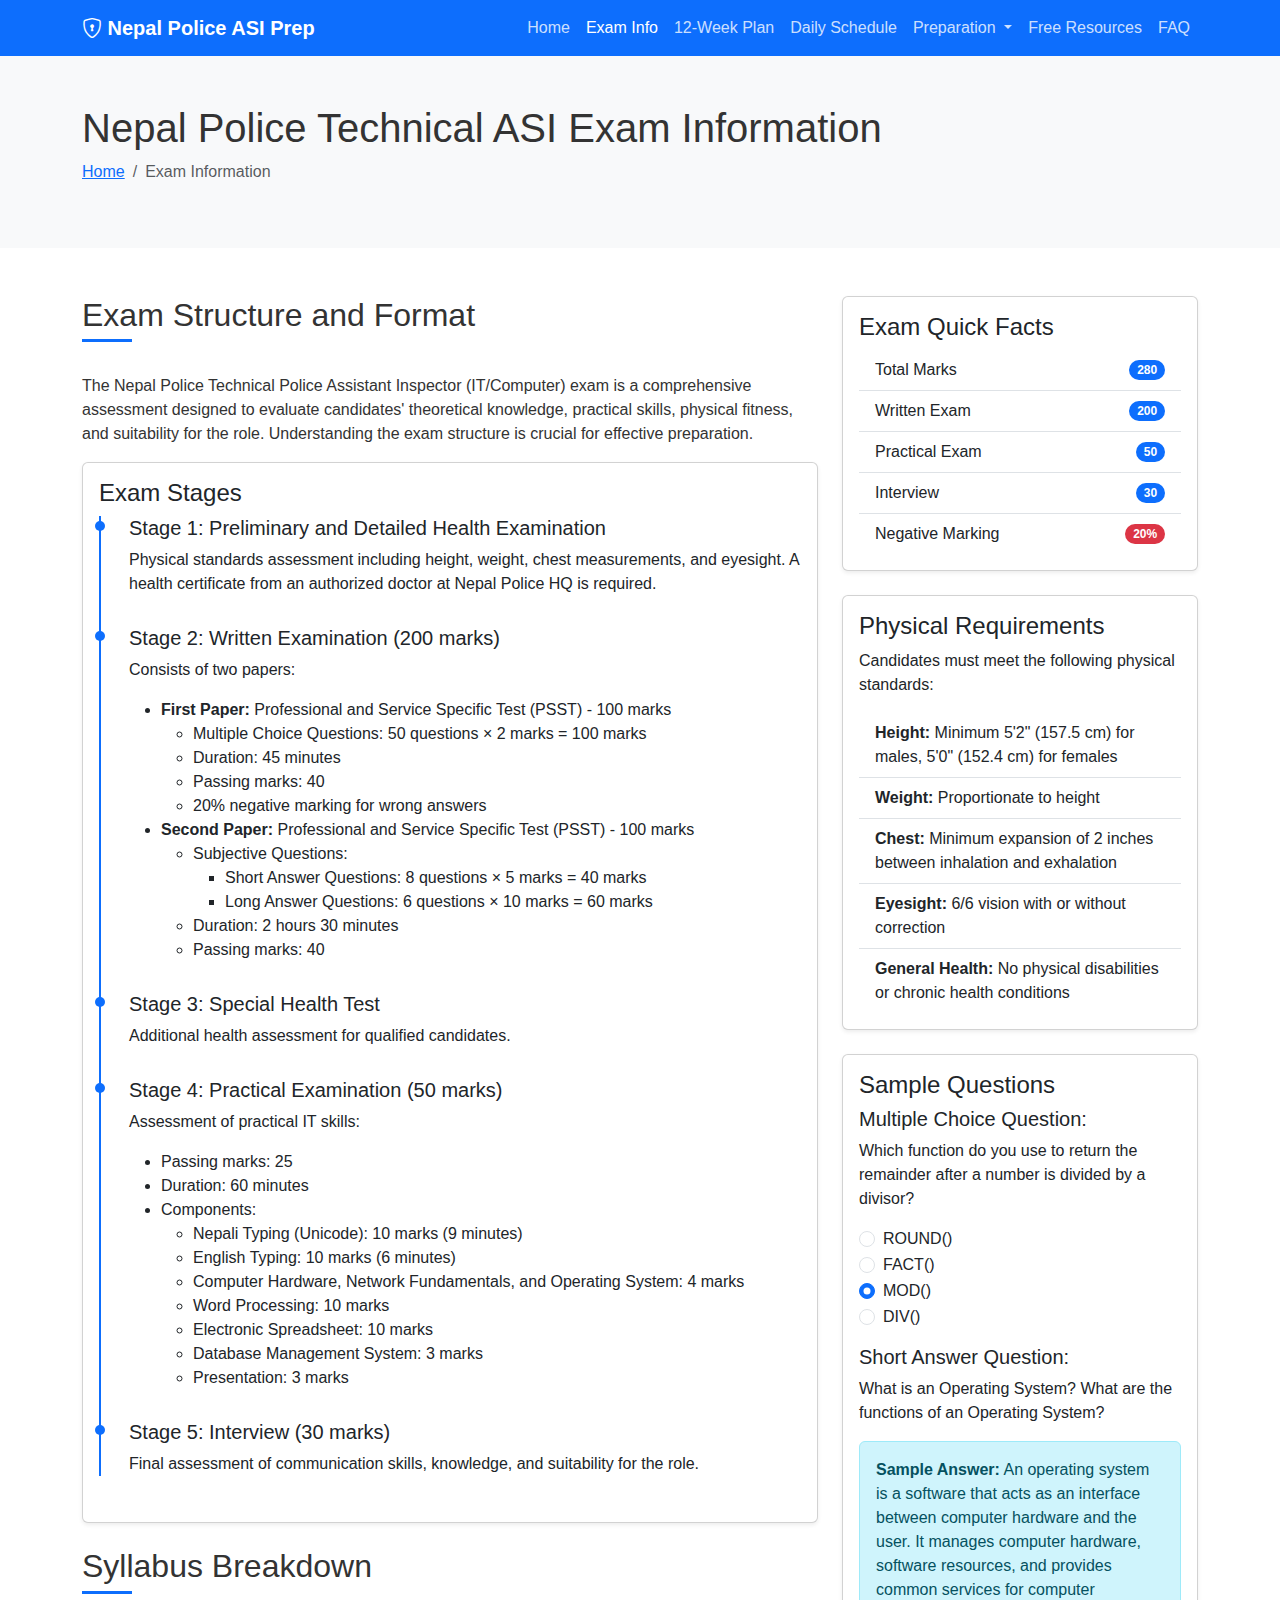
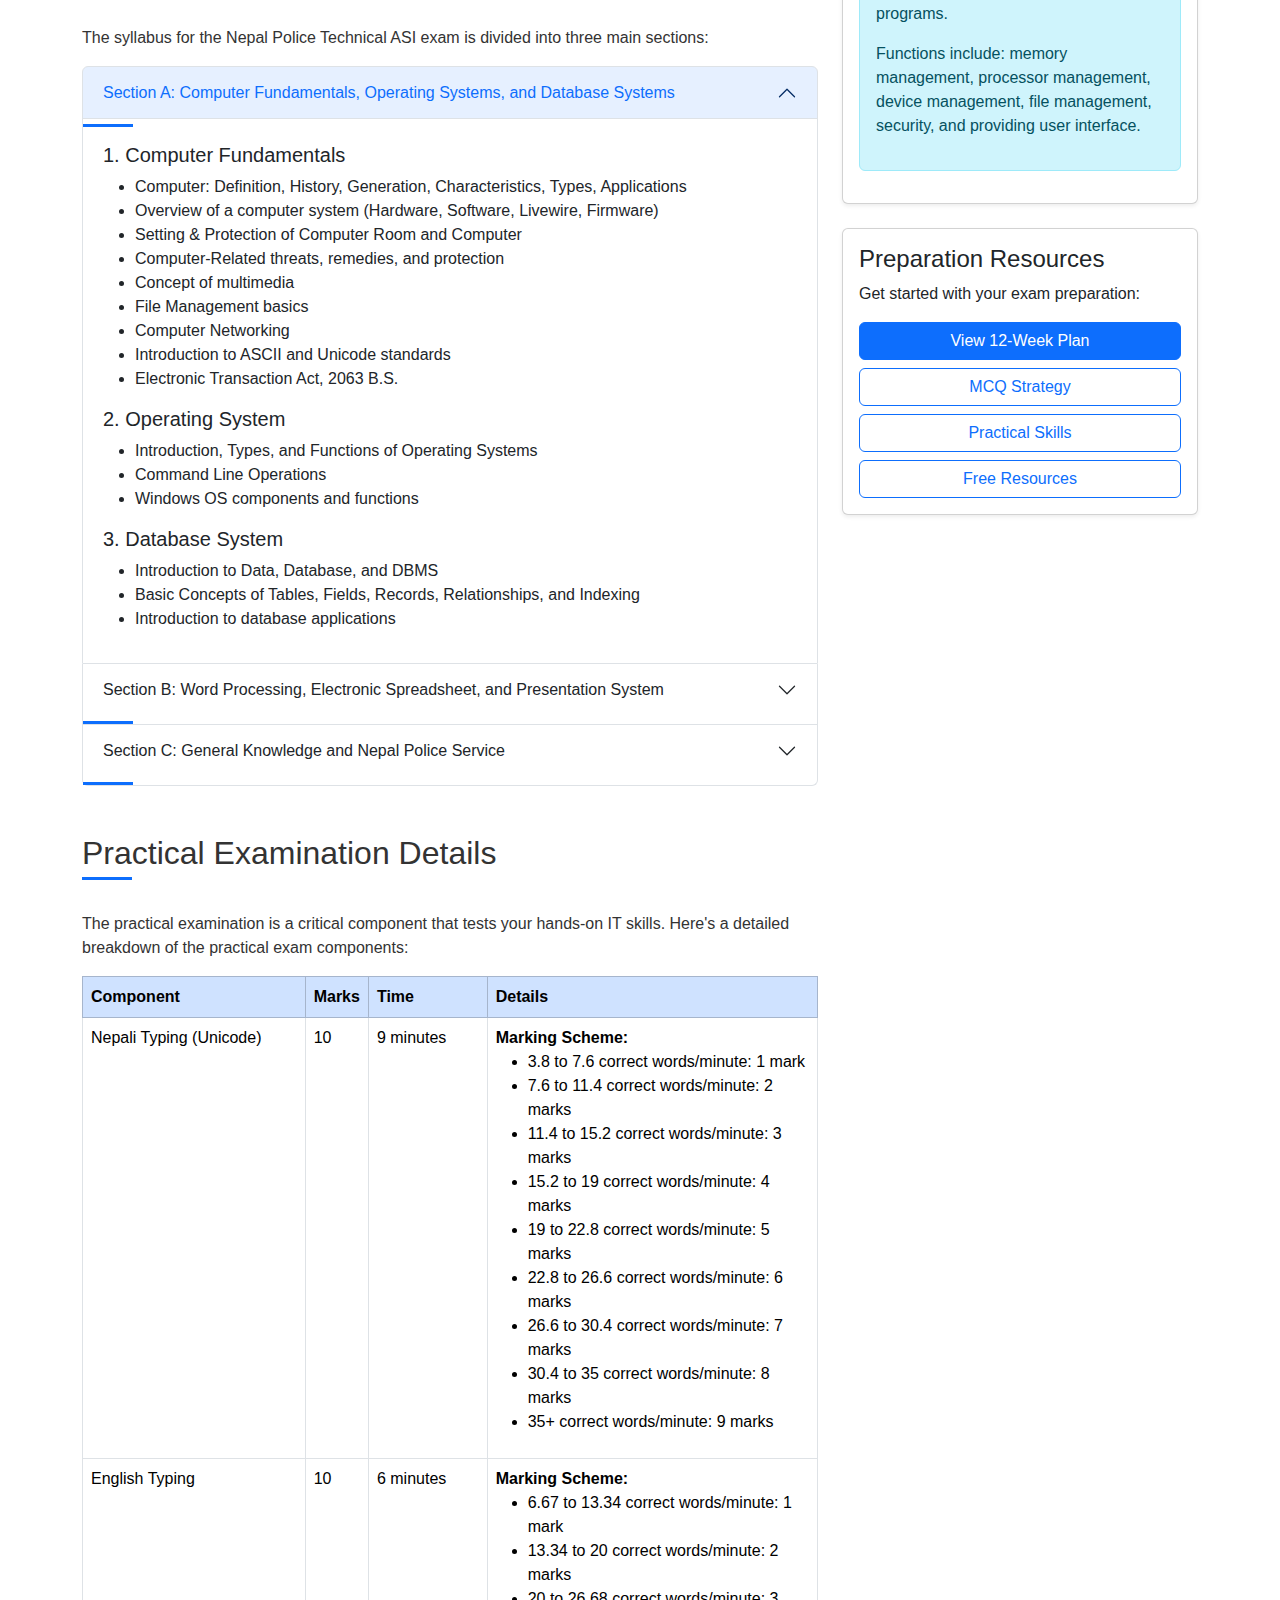
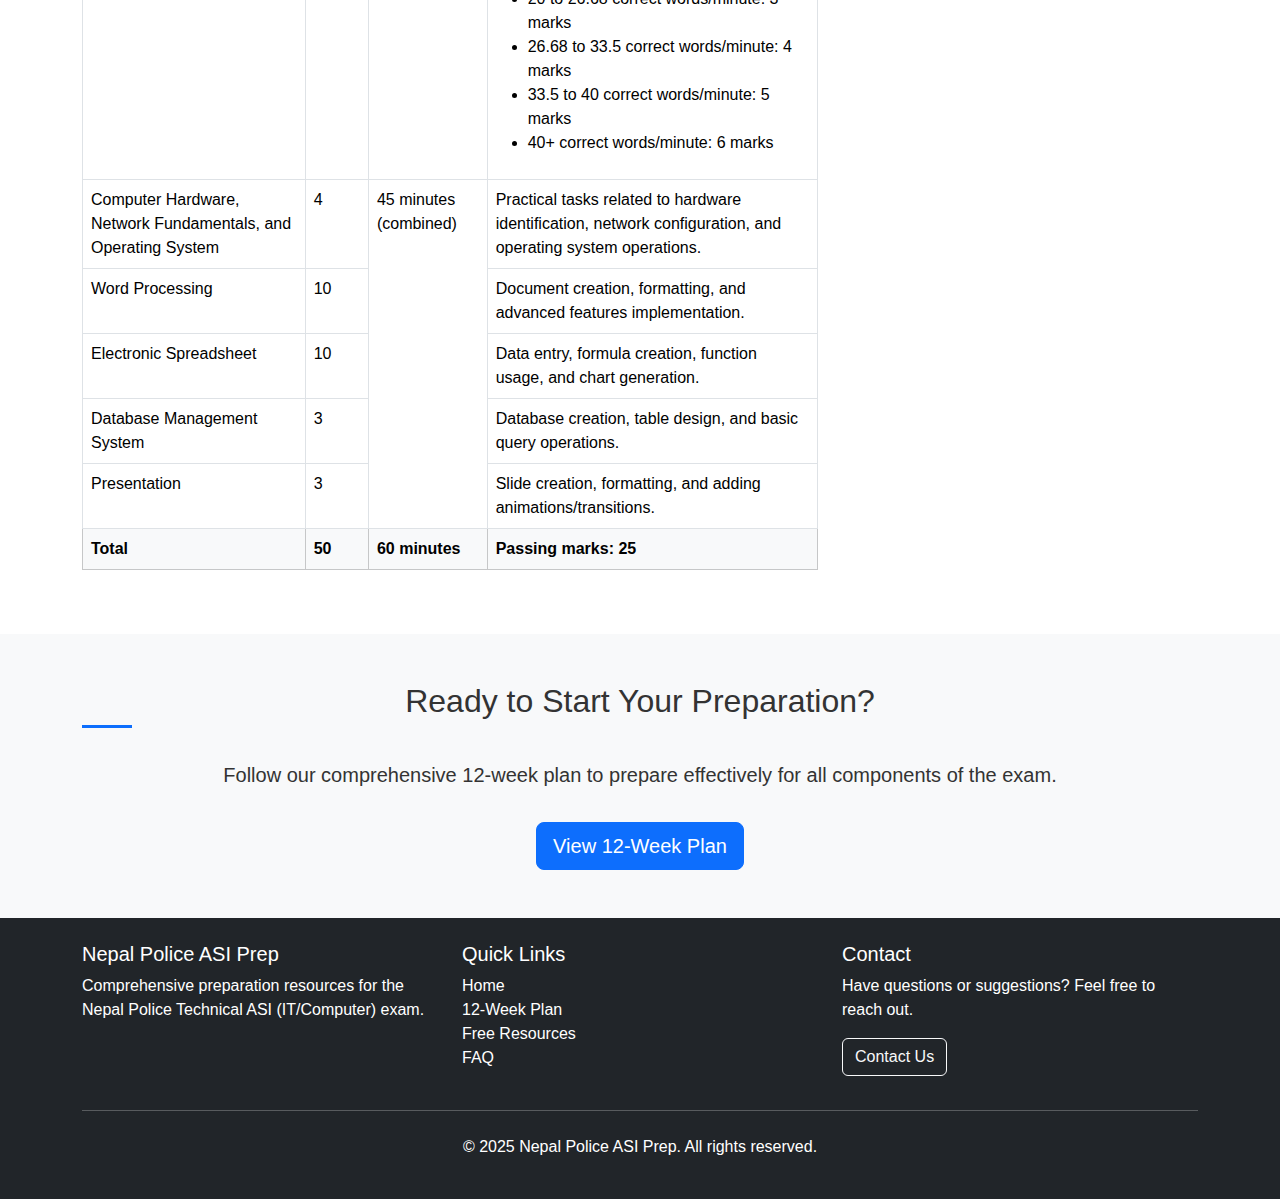
<file: exam-info.html>
<!DOCTYPE html>
<html lang="en">
<head>
    <meta charset="UTF-8">
    <meta name="viewport" content="width=device-width, initial-scale=1.0">
    <title>Exam Information - Nepal Police Technical ASI Exam Preparation</title>
    <link href="https://cdn.jsdelivr.net/npm/bootstrap@5.3.0-alpha1/dist/css/bootstrap.min.css" rel="stylesheet">
    <link rel="stylesheet" href="https://cdn.jsdelivr.net/npm/bootstrap-icons@1.10.3/font/bootstrap-icons.css">
    <link rel="stylesheet" href="styles.css">
</head>
<body>
    <!-- Navigation -->
    <nav class="navbar navbar-expand-lg navbar-dark bg-primary sticky-top">
        <div class="container">
            <a class="navbar-brand" href="index.html">
                <i class="bi bi-shield-lock"></i> Nepal Police ASI Prep
            </a>
            <button class="navbar-toggler" type="button" data-bs-toggle="collapse" data-bs-target="#navbarNav">
                <span class="navbar-toggler-icon"></span>
            </button>
            <div class="collapse navbar-collapse" id="navbarNav">
                <ul class="navbar-nav ms-auto">
                    <li class="nav-item">
                        <a class="nav-link" href="index.html">Home</a>
                    </li>
                    <li class="nav-item">
                        <a class="nav-link active" href="exam-info.html">Exam Info</a>
                    </li>
                    <li class="nav-item">
                        <a class="nav-link" href="12-week-plan.html">12-Week Plan</a>
                    </li>
                    <li class="nav-item">
                        <a class="nav-link" href="daily-schedule.html">Daily Schedule</a>
                    </li>
                    <li class="nav-item dropdown">
                        <a class="nav-link dropdown-toggle" href="#" role="button" data-bs-toggle="dropdown">
                            Preparation
                        </a>
                        <ul class="dropdown-menu">
                            <li><a class="dropdown-item" href="mcq-strategy.html">MCQ Strategy</a></li>
                            <li><a class="dropdown-item" href="practical-skills.html">Practical Skills</a></li>
                            <li><a class="dropdown-item" href="physical-fitness.html">Physical Fitness</a></li>
                            <li><a class="dropdown-item" href="interview-prep.html">Interview Prep</a></li>
                        </ul>
                    </li>
                    <li class="nav-item">
                        <a class="nav-link" href="resources.html">Free Resources</a>
                    </li>
                    <li class="nav-item">
                        <a class="nav-link" href="faq.html">FAQ</a>
                    </li>
                </ul>
            </div>
        </div>
    </nav>

    <!-- Page Header -->
    <header class="bg-light py-5">
        <div class="container">
            <h1>Nepal Police Technical ASI Exam Information</h1>
            <nav aria-label="breadcrumb">
                <ol class="breadcrumb">
                    <li class="breadcrumb-item"><a href="index.html">Home</a></li>
                    <li class="breadcrumb-item active" aria-current="page">Exam Information</li>
                </ol>
            </nav>
        </div>
    </header>

    <!-- Exam Overview Section -->
    <section class="py-5">
        <div class="container">
            <div class="row">
                <div class="col-lg-8">
                    <h2>Exam Structure and Format</h2>
                    <p>The Nepal Police Technical Police Assistant Inspector (IT/Computer) exam is a comprehensive assessment designed to evaluate candidates' theoretical knowledge, practical skills, physical fitness, and suitability for the role. Understanding the exam structure is crucial for effective preparation.</p>
                    
                    <div class="card mb-4 shadow-sm">
                        <div class="card-body">
                            <h4 class="card-title">Exam Stages</h4>
                            <div class="timeline">
                                <div class="timeline-item">
                                    <h5>Stage 1: Preliminary and Detailed Health Examination</h5>
                                    <p>Physical standards assessment including height, weight, chest measurements, and eyesight. A health certificate from an authorized doctor at Nepal Police HQ is required.</p>
                                </div>
                                <div class="timeline-item">
                                    <h5>Stage 2: Written Examination (200 marks)</h5>
                                    <p>Consists of two papers:</p>
                                    <ul>
                                        <li><strong>First Paper:</strong> Professional and Service Specific Test (PSST) - 100 marks
                                            <ul>
                                                <li>Multiple Choice Questions: 50 questions × 2 marks = 100 marks</li>
                                                <li>Duration: 45 minutes</li>
                                                <li>Passing marks: 40</li>
                                                <li>20% negative marking for wrong answers</li>
                                            </ul>
                                        </li>
                                        <li><strong>Second Paper:</strong> Professional and Service Specific Test (PSST) - 100 marks
                                            <ul>
                                                <li>Subjective Questions:
                                                    <ul>
                                                        <li>Short Answer Questions: 8 questions × 5 marks = 40 marks</li>
                                                        <li>Long Answer Questions: 6 questions × 10 marks = 60 marks</li>
                                                    </ul>
                                                </li>
                                                <li>Duration: 2 hours 30 minutes</li>
                                                <li>Passing marks: 40</li>
                                            </ul>
                                        </li>
                                    </ul>
                                </div>
                                <div class="timeline-item">
                                    <h5>Stage 3: Special Health Test</h5>
                                    <p>Additional health assessment for qualified candidates.</p>
                                </div>
                                <div class="timeline-item">
                                    <h5>Stage 4: Practical Examination (50 marks)</h5>
                                    <p>Assessment of practical IT skills:</p>
                                    <ul>
                                        <li>Passing marks: 25</li>
                                        <li>Duration: 60 minutes</li>
                                        <li>Components:
                                            <ul>
                                                <li>Nepali Typing (Unicode): 10 marks (9 minutes)</li>
                                                <li>English Typing: 10 marks (6 minutes)</li>
                                                <li>Computer Hardware, Network Fundamentals, and Operating System: 4 marks</li>
                                                <li>Word Processing: 10 marks</li>
                                                <li>Electronic Spreadsheet: 10 marks</li>
                                                <li>Database Management System: 3 marks</li>
                                                <li>Presentation: 3 marks</li>
                                            </ul>
                                        </li>
                                    </ul>
                                </div>
                                <div class="timeline-item">
                                    <h5>Stage 5: Interview (30 marks)</h5>
                                    <p>Final assessment of communication skills, knowledge, and suitability for the role.</p>
                                </div>
                            </div>
                        </div>
                    </div>
                    
                    <h2>Syllabus Breakdown</h2>
                    <p>The syllabus for the Nepal Police Technical ASI exam is divided into three main sections:</p>
                    
                    <div class="accordion" id="syllabusAccordion">
                        <div class="accordion-item">
                            <h2 class="accordion-header" id="headingOne">
                                <button class="accordion-button" type="button" data-bs-toggle="collapse" data-bs-target="#collapseOne" aria-expanded="true" aria-controls="collapseOne">
                                    Section A: Computer Fundamentals, Operating Systems, and Database Systems
                                </button>
                            </h2>
                            <div id="collapseOne" class="accordion-collapse collapse show" aria-labelledby="headingOne" data-bs-parent="#syllabusAccordion">
                                <div class="accordion-body">
                                    <h5>1. Computer Fundamentals</h5>
                                    <ul>
                                        <li>Computer: Definition, History, Generation, Characteristics, Types, Applications</li>
                                        <li>Overview of a computer system (Hardware, Software, Livewire, Firmware)</li>
                                        <li>Setting & Protection of Computer Room and Computer</li>
                                        <li>Computer-Related threats, remedies, and protection</li>
                                        <li>Concept of multimedia</li>
                                        <li>File Management basics</li>
                                        <li>Computer Networking</li>
                                        <li>Introduction to ASCII and Unicode standards</li>
                                        <li>Electronic Transaction Act, 2063 B.S.</li>
                                    </ul>
                                    
                                    <h5>2. Operating System</h5>
                                    <ul>
                                        <li>Introduction, Types, and Functions of Operating Systems</li>
                                        <li>Command Line Operations</li>
                                        <li>Windows OS components and functions</li>
                                    </ul>
                                    
                                    <h5>3. Database System</h5>
                                    <ul>
                                        <li>Introduction to Data, Database, and DBMS</li>
                                        <li>Basic Concepts of Tables, Fields, Records, Relationships, and Indexing</li>
                                        <li>Introduction to database applications</li>
                                    </ul>
                                </div>
                            </div>
                        </div>
                        <div class="accordion-item">
                            <h2 class="accordion-header" id="headingTwo">
                                <button class="accordion-button collapsed" type="button" data-bs-toggle="collapse" data-bs-target="#collapseTwo" aria-expanded="false" aria-controls="collapseTwo">
                                    Section B: Word Processing, Electronic Spreadsheet, and Presentation System
                                </button>
                            </h2>
                            <div id="collapseTwo" class="accordion-collapse collapse" aria-labelledby="headingTwo" data-bs-parent="#syllabusAccordion">
                                <div class="accordion-body">
                                    <h5>4. Word Processing</h5>
                                    <ul>
                                        <li>Concept and Types of Word Processing</li>
                                        <li>Document creation, formatting, and management</li>
                                        <li>Advanced features (mail merge, macros, security)</li>
                                    </ul>
                                    
                                    <h5>5. Electronic Spreadsheet</h5>
                                    <ul>
                                        <li>Concepts and Types of Electronic Spreadsheets</li>
                                        <li>Data entry, formatting, and analysis</li>
                                        <li>Formulas, functions, and charts</li>
                                    </ul>
                                    
                                    <h5>6. Presentation System</h5>
                                    <ul>
                                        <li>Creating and formatting slides</li>
                                        <li>Animations, transitions, and multimedia elements</li>
                                    </ul>
                                </div>
                            </div>
                        </div>
                        <div class="accordion-item">
                            <h2 class="accordion-header" id="headingThree">
                                <button class="accordion-button collapsed" type="button" data-bs-toggle="collapse" data-bs-target="#collapseThree" aria-expanded="false" aria-controls="collapseThree">
                                    Section C: General Knowledge and Nepal Police Service
                                </button>
                            </h2>
                            <div id="collapseThree" class="accordion-collapse collapse" aria-labelledby="headingThree" data-bs-parent="#syllabusAccordion">
                                <div class="accordion-body">
                                    <h5>7. General Knowledge and Nepal Police Service</h5>
                                    <ul>
                                        <li>Geography of Nepal</li>
                                        <li>History and Culture of Nepal</li>
                                        <li>Current Constitution of Nepal 2072</li>
                                        <li>Population and Environment</li>
                                        <li>Contemporary Events and Current Affairs</li>
                                        <li>Background of Nepal Police and Current Status</li>
                                        <li>Police Act, 2012, and Police Regulations, 2071</li>
                                        <li>Relationship between Nepal Police and other security agencies</li>
                                    </ul>
                                </div>
                            </div>
                        </div>
                    </div>
                    
                    <h2 class="mt-5">Practical Examination Details</h2>
                    <p>The practical examination is a critical component that tests your hands-on IT skills. Here's a detailed breakdown of the practical exam components:</p>
                    
                    <div class="table-responsive">
                        <table class="table table-bordered">
                            <thead class="table-primary">
                                <tr>
                                    <th>Component</th>
                                    <th>Marks</th>
                                    <th>Time</th>
                                    <th>Details</th>
                                </tr>
                            </thead>
                            <tbody>
                                <tr>
                                    <td>Nepali Typing (Unicode)</td>
                                    <td>10</td>
                                    <td>9 minutes</td>
                                    <td>
                                        <strong>Marking Scheme:</strong>
                                        <ul>
                                            <li>3.8 to 7.6 correct words/minute: 1 mark</li>
                                            <li>7.6 to 11.4 correct words/minute: 2 marks</li>
                                            <li>11.4 to 15.2 correct words/minute: 3 marks</li>
                                            <li>15.2 to 19 correct words/minute: 4 marks</li>
                                            <li>19 to 22.8 correct words/minute: 5 marks</li>
                                            <li>22.8 to 26.6 correct words/minute: 6 marks</li>
                                            <li>26.6 to 30.4 correct words/minute: 7 marks</li>
                                            <li>30.4 to 35 correct words/minute: 8 marks</li>
                                            <li>35+ correct words/minute: 9 marks</li>
                                        </ul>
                                    </td>
                                </tr>
                                <tr>
                                    <td>English Typing</td>
                                    <td>10</td>
                                    <td>6 minutes</td>
                                    <td>
                                        <strong>Marking Scheme:</strong>
                                        <ul>
                                            <li>6.67 to 13.34 correct words/minute: 1 mark</li>
                                            <li>13.34 to 20 correct words/minute: 2 marks</li>
                                            <li>20 to 26.68 correct words/minute: 3 marks</li>
                                            <li>26.68 to 33.5 correct words/minute: 4 marks</li>
                                            <li>33.5 to 40 correct words/minute: 5 marks</li>
                                            <li>40+ correct words/minute: 6 marks</li>
                                        </ul>
                                    </td>
                                </tr>
                                <tr>
                                    <td>Computer Hardware, Network Fundamentals, and Operating System</td>
                                    <td>4</td>
                                    <td rowspan="5">45 minutes (combined)</td>
                                    <td>Practical tasks related to hardware identification, network configuration, and operating system operations.</td>
                                </tr>
                                <tr>
                                    <td>Word Processing</td>
                                    <td>10</td>
                                    <td>Document creation, formatting, and advanced features implementation.</td>
                                </tr>
                                <tr>
                                    <td>Electronic Spreadsheet</td>
                                    <td>10</td>
                                    <td>Data entry, formula creation, function usage, and chart generation.</td>
                                </tr>
                                <tr>
                                    <td>Database Management System</td>
                                    <td>3</td>
                                    <td>Database creation, table design, and basic query operations.</td>
                                </tr>
                                <tr>
                                    <td>Presentation</td>
                                    <td>3</td>
                                    <td>Slide creation, formatting, and adding animations/transitions.</td>
                                </tr>
                            </tbody>
                            <tfoot class="table-light">
                                <tr>
                                    <td><strong>Total</strong></td>
                                    <td><strong>50</strong></td>
                                    <td><strong>60 minutes</strong></td>
                                    <td><strong>Passing marks: 25</strong></td>
                                </tr>
                            </tfoot>
                        </table>
                    </div>
                </div>
                
                <div class="col-lg-4">
                    <div class="card mb-4 shadow-sm">
                        <div class="card-body">
                            <h4 class="card-title">Exam Quick Facts</h4>
                            <ul class="list-group list-group-flush">
                                <li class="list-group-item d-flex justify-content-between align-items-center">
                                    Total Marks
                                    <span class="badge bg-primary rounded-pill">280</span>
                                </li>
                                <li class="list-group-item d-flex justify-content-between align-items-center">
                                    Written Exam
                                    <span class="badge bg-primary rounded-pill">200</span>
                                </li>
                                <li class="list-group-item d-flex justify-content-between align-items-center">
                                    Practical Exam
                                    <span class="badge bg-primary rounded-pill">50</span>
                                </li>
                                <li class="list-group-item d-flex justify-content-between align-items-center">
                                    Interview
                                    <span class="badge bg-primary rounded-pill">30</span>
                                </li>
                                <li class="list-group-item d-flex justify-content-between align-items-center">
                                    Negative Marking
                                    <span class="badge bg-danger rounded-pill">20%</span>
                                </li>
                            </ul>
                        </div>
                    </div>
                    
                    <div class="card mb-4 shadow-sm">
                        <div class="card-body">
                            <h4 class="card-title">Physical Requirements</h4>
                            <p>Candidates must meet the following physical standards:</p>
                            <ul class="list-group list-group-flush">
                                <li class="list-group-item">
                                    <strong>Height:</strong> Minimum 5'2" (157.5 cm) for males, 5'0" (152.4 cm) for females
                                </li>
                                <li class="list-group-item">
                                    <strong>Weight:</strong> Proportionate to height
                                </li>
                                <li class="list-group-item">
                                    <strong>Chest:</strong> Minimum expansion of 2 inches between inhalation and exhalation
                                </li>
                                <li class="list-group-item">
                                    <strong>Eyesight:</strong> 6/6 vision with or without correction
                                </li>
                                <li class="list-group-item">
                                    <strong>General Health:</strong> No physical disabilities or chronic health conditions
                                </li>
                            </ul>
                        </div>
                    </div>
                    
                    <div class="card mb-4 shadow-sm">
                        <div class="card-body">
                            <h4 class="card-title">Sample Questions</h4>
                            <div class="mb-3">
                                <h5>Multiple Choice Question:</h5>
                                <p>Which function do you use to return the remainder after a number is divided by a divisor?</p>
                                <div class="form-check">
                                    <input class="form-check-input" type="radio" name="mcqSample" id="mcqOption1">
                                    <label class="form-check-label" for="mcqOption1">ROUND()</label>
                                </div>
                                <div class="form-check">
                                    <input class="form-check-input" type="radio" name="mcqSample" id="mcqOption2">
                                    <label class="form-check-label" for="mcqOption2">FACT()</label>
                                </div>
                                <div class="form-check">
                                    <input class="form-check-input" type="radio" name="mcqSample" id="mcqOption3" checked>
                                    <label class="form-check-label" for="mcqOption3">MOD()</label>
                                </div>
                                <div class="form-check">
                                    <input class="form-check-input" type="radio" name="mcqSample" id="mcqOption4">
                                    <label class="form-check-label" for="mcqOption4">DIV()</label>
                                </div>
                            </div>
                            
                            <div>
                                <h5>Short Answer Question:</h5>
                                <p>What is an Operating System? What are the functions of an Operating System?</p>
                                <div class="alert alert-info">
                                    <p><strong>Sample Answer:</strong> An operating system is a software that acts as an interface between computer hardware and the user. It manages computer hardware, software resources, and provides common services for computer programs.</p>
                                    <p>Functions include: memory management, processor management, device management, file management, security, and providing user interface.</p>
                                </div>
                            </div>
                        </div>
                    </div>
                    
                    <div class="card shadow-sm">
                        <div class="card-body">
                            <h4 class="card-title">Preparation Resources</h4>
                            <p>Get started with your exam preparation:</p>
                            <div class="d-grid gap-2">
                                <a href="12-week-plan.html" class="btn btn-primary">View 12-Week Plan</a>
                                <a href="mcq-strategy.html" class="btn btn-outline-primary">MCQ Strategy</a>
                                <a href="practical-skills.html" class="btn btn-outline-primary">Practical Skills</a>
                                <a href="resources.html" class="btn btn-outline-primary">Free Resources</a>
                            </div>
                        </div>
                    </div>
                </div>
            </div>
        </div>
    </section>

    <!-- Call to Action -->
    <section class="py-5 bg-light">
        <div class="container text-center">
            <h2>Ready to Start Your Preparation?</h2>
            <p class="lead">Follow our comprehensive 12-week plan to prepare effectively for all components of the exam.</p>
            <a href="12-week-plan.html" class="btn btn-primary btn-lg mt-3">View 12-Week Plan</a>
        </div>
    </section>

    <!-- Footer -->
    <footer class="bg-dark text-white py-4">
        <div class="container">
            <div class="row">
                <div class="col-md-4 mb-3 mb-md-0">
                    <h5>Nepal Police ASI Prep</h5>
                    <p>Comprehensive preparation resources for the Nepal Police Technical ASI (IT/Computer) exam.</p>
                </div>
                <div class="col-md-4 mb-3 mb-md-0">
                    <h5>Quick Links</h5>
                    <ul class="list-unstyled">
                        <li><a href="index.html" class="text-white">Home</a></li>
                        <li><a href="12-week-plan.html" class="text-white">12-Week Plan</a></li>
                        <li><a href="resources.html" class="text-white">Free Resources</a></li>
                        <li><a href="faq.html" class="text-white">FAQ</a></li>
                    </ul>
                </div>
                <div class="col-md-4">
                    <h5>Contact</h5>
                    <p>Have questions or suggestions? Feel free to reach out.</p>
                    <a href="contact.html" class="btn btn-outline-light">Contact Us</a>
                </div>
            </div>
            <hr class="my-4">
            <div class="text-center">
                <p>&copy; 2025 Nepal Police ASI Prep. All rights reserved.</p>
            </div>
        </div>
    </footer>

    <script src="https://cdn.jsdelivr.net/npm/bootstrap@5.3.0-alpha1/dist/js/bootstrap.bundle.min.js"></script>
</body>
</html>
</file>
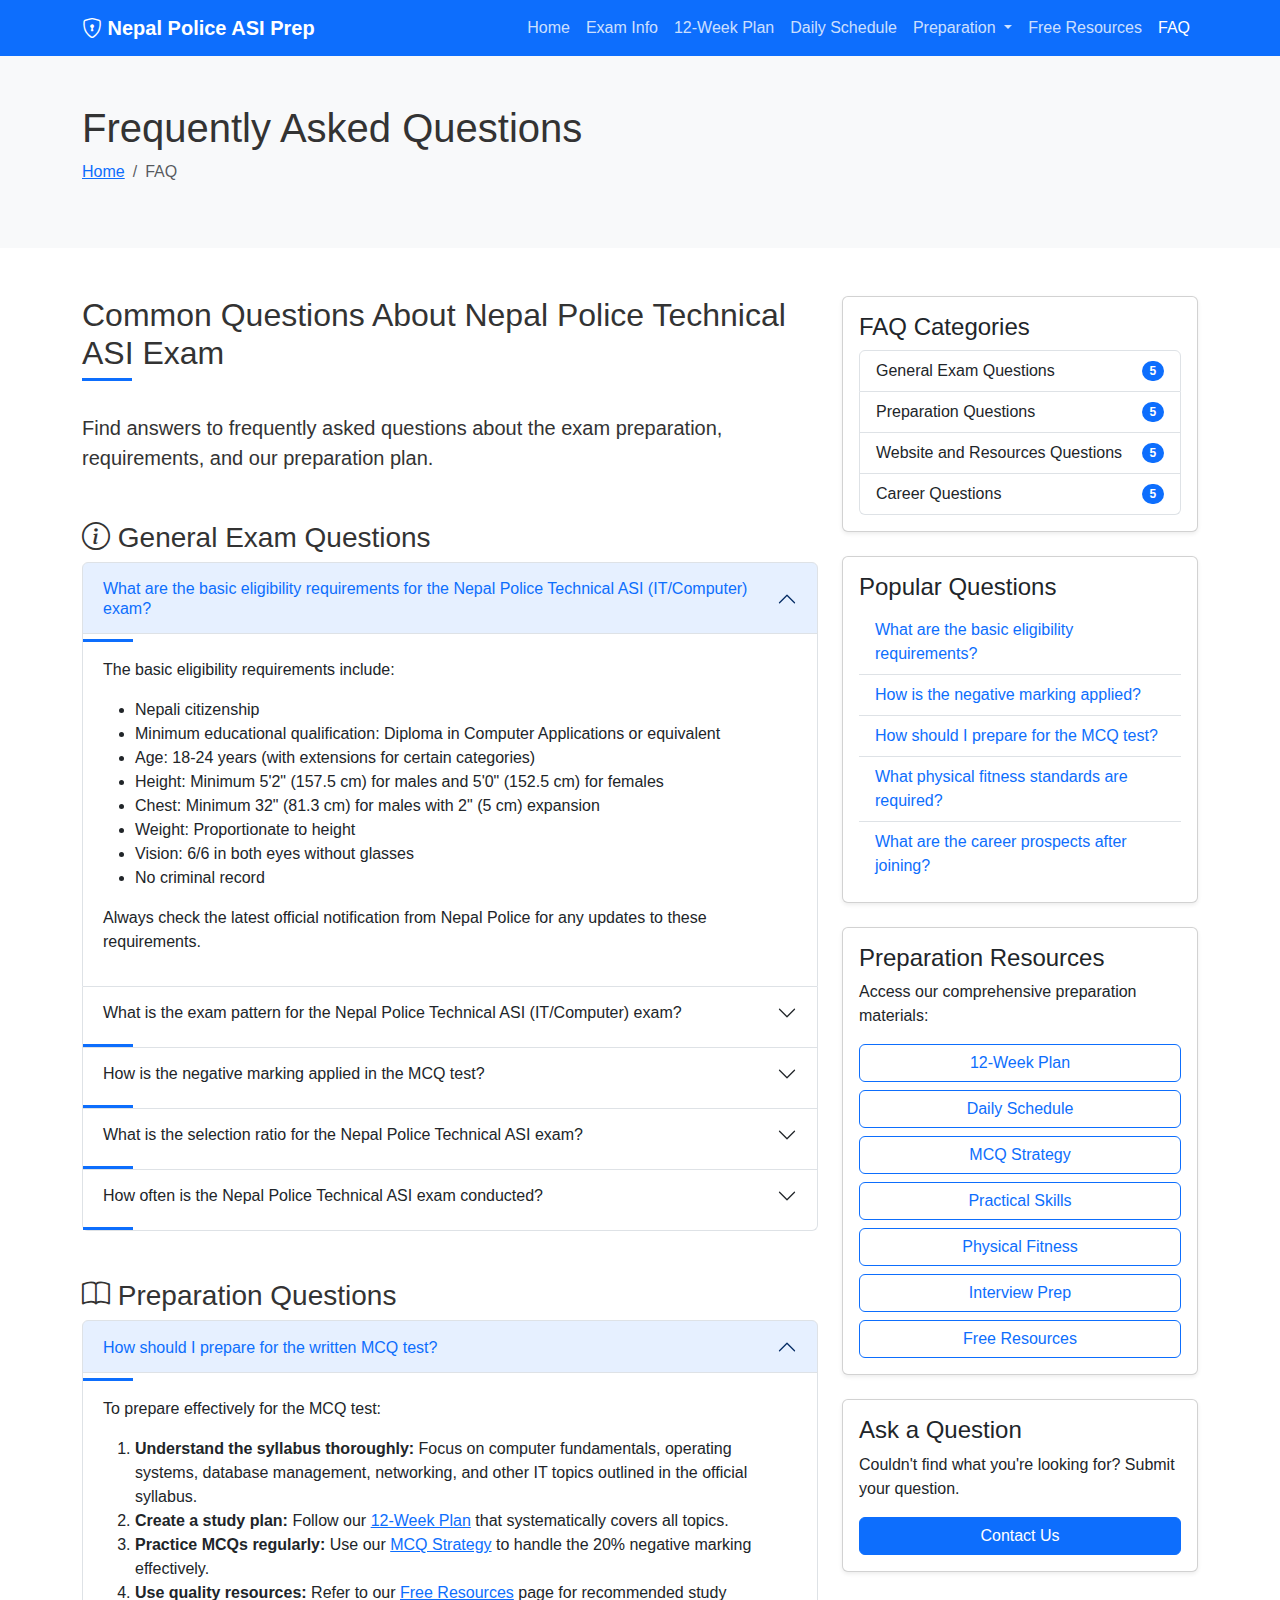
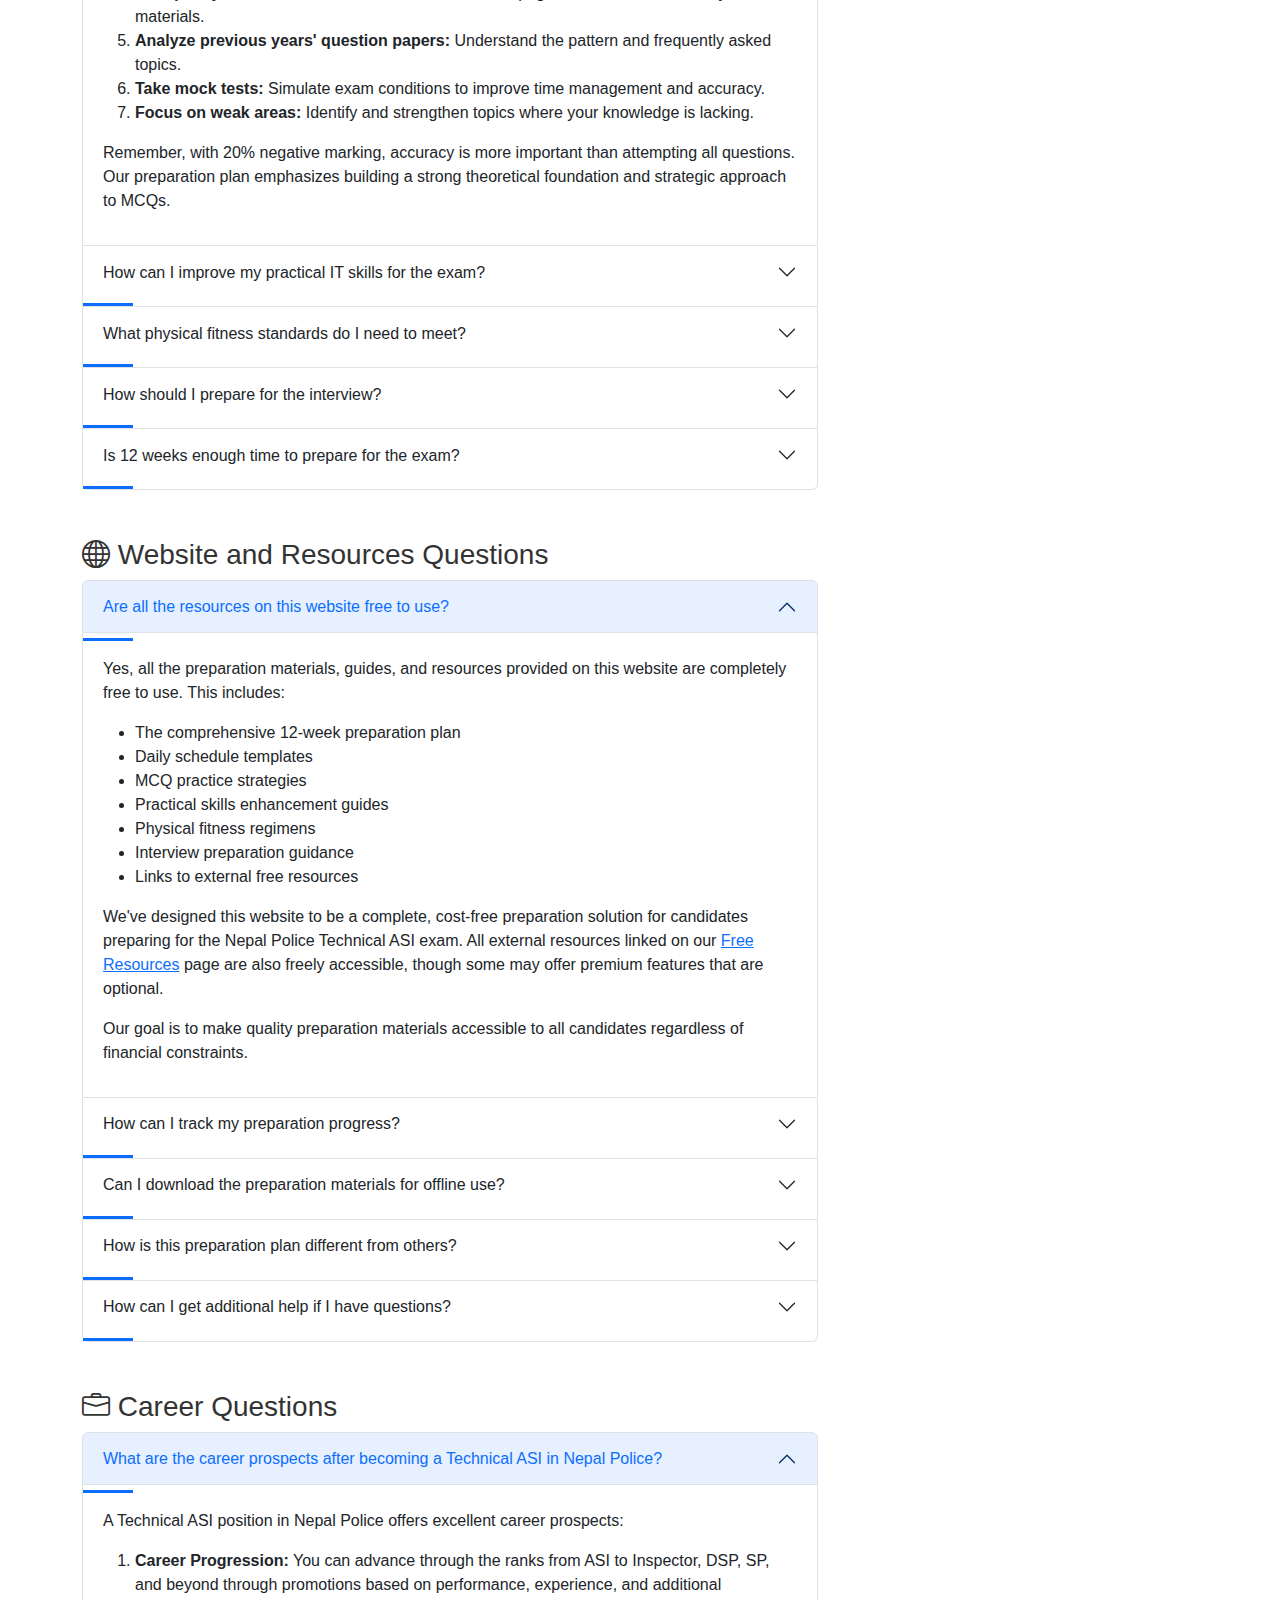
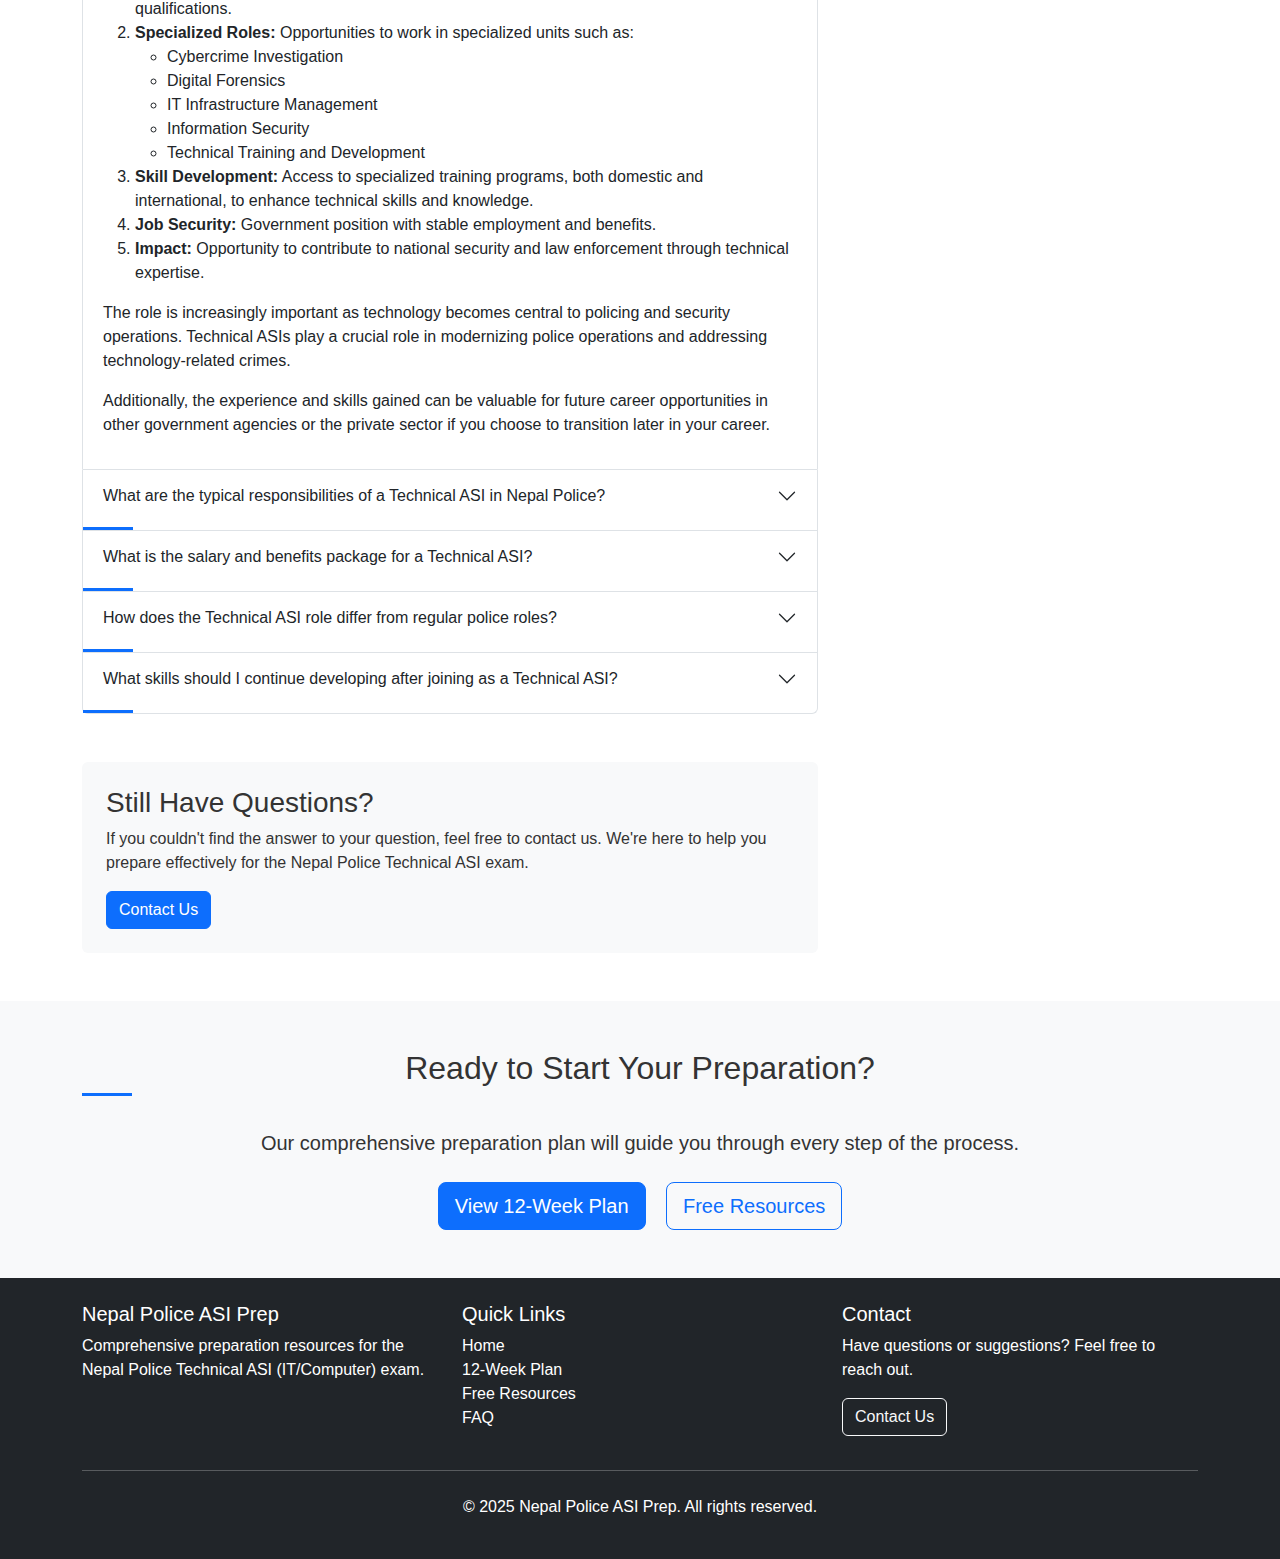
<file: faq.html>
<!DOCTYPE html>
<html lang="en">
<head>
    <meta charset="UTF-8">
    <meta name="viewport" content="width=device-width, initial-scale=1.0">
    <title>FAQ - Nepal Police Technical ASI Exam Preparation</title>
    <link href="https://cdn.jsdelivr.net/npm/bootstrap@5.3.0-alpha1/dist/css/bootstrap.min.css" rel="stylesheet">
    <link rel="stylesheet" href="https://cdn.jsdelivr.net/npm/bootstrap-icons@1.10.3/font/bootstrap-icons.css">
    <link rel="stylesheet" href="styles.css">
</head>
<body>
    <!-- Navigation -->
    <nav class="navbar navbar-expand-lg navbar-dark bg-primary sticky-top">
        <div class="container">
            <a class="navbar-brand" href="index.html">
                <i class="bi bi-shield-lock"></i> Nepal Police ASI Prep
            </a>
            <button class="navbar-toggler" type="button" data-bs-toggle="collapse" data-bs-target="#navbarNav">
                <span class="navbar-toggler-icon"></span>
            </button>
            <div class="collapse navbar-collapse" id="navbarNav">
                <ul class="navbar-nav ms-auto">
                    <li class="nav-item">
                        <a class="nav-link" href="index.html">Home</a>
                    </li>
                    <li class="nav-item">
                        <a class="nav-link" href="exam-info.html">Exam Info</a>
                    </li>
                    <li class="nav-item">
                        <a class="nav-link" href="12-week-plan.html">12-Week Plan</a>
                    </li>
                    <li class="nav-item">
                        <a class="nav-link" href="daily-schedule.html">Daily Schedule</a>
                    </li>
                    <li class="nav-item dropdown">
                        <a class="nav-link dropdown-toggle" href="#" role="button" data-bs-toggle="dropdown">
                            Preparation
                        </a>
                        <ul class="dropdown-menu">
                            <li><a class="dropdown-item" href="mcq-strategy.html">MCQ Strategy</a></li>
                            <li><a class="dropdown-item" href="practical-skills.html">Practical Skills</a></li>
                            <li><a class="dropdown-item" href="physical-fitness.html">Physical Fitness</a></li>
                            <li><a class="dropdown-item" href="interview-prep.html">Interview Prep</a></li>
                        </ul>
                    </li>
                    <li class="nav-item">
                        <a class="nav-link" href="resources.html">Free Resources</a>
                    </li>
                    <li class="nav-item">
                        <a class="nav-link active" href="faq.html">FAQ</a>
                    </li>
                </ul>
            </div>
        </div>
    </nav>

    <!-- Page Header -->
    <header class="bg-light py-5">
        <div class="container">
            <h1>Frequently Asked Questions</h1>
            <nav aria-label="breadcrumb">
                <ol class="breadcrumb">
                    <li class="breadcrumb-item"><a href="index.html">Home</a></li>
                    <li class="breadcrumb-item active" aria-current="page">FAQ</li>
                </ol>
            </nav>
        </div>
    </header>

    <!-- FAQ Section -->
    <section class="py-5">
        <div class="container">
            <div class="row">
                <div class="col-lg-8">
                    <h2>Common Questions About Nepal Police Technical ASI Exam</h2>
                    <p class="lead">Find answers to frequently asked questions about the exam preparation, requirements, and our preparation plan.</p>
                    
                    <!-- General Exam Questions -->
                    <div class="faq-section mt-5">
                        <h3 class="section-title">
                            <i class="bi bi-info-circle"></i> General Exam Questions
                        </h3>
                        
                        <div class="accordion" id="generalExamAccordion">
                            <div class="accordion-item">
                                <h2 class="accordion-header" id="headingOne">
                                    <button class="accordion-button" type="button" data-bs-toggle="collapse" data-bs-target="#collapseOne" aria-expanded="true" aria-controls="collapseOne">
                                        What are the basic eligibility requirements for the Nepal Police Technical ASI (IT/Computer) exam?
                                    </button>
                                </h2>
                                <div id="collapseOne" class="accordion-collapse collapse show" aria-labelledby="headingOne" data-bs-parent="#generalExamAccordion">
                                    <div class="accordion-body">
                                        <p>The basic eligibility requirements include:</p>
                                        <ul>
                                            <li>Nepali citizenship</li>
                                            <li>Minimum educational qualification: Diploma in Computer Applications or equivalent</li>
                                            <li>Age: 18-24 years (with extensions for certain categories)</li>
                                            <li>Height: Minimum 5'2" (157.5 cm) for males and 5'0" (152.5 cm) for females</li>
                                            <li>Chest: Minimum 32" (81.3 cm) for males with 2" (5 cm) expansion</li>
                                            <li>Weight: Proportionate to height</li>
                                            <li>Vision: 6/6 in both eyes without glasses</li>
                                            <li>No criminal record</li>
                                        </ul>
                                        <p>Always check the latest official notification from Nepal Police for any updates to these requirements.</p>
                                    </div>
                                </div>
                            </div>
                            
                            <div class="accordion-item">
                                <h2 class="accordion-header" id="headingTwo">
                                    <button class="accordion-button collapsed" type="button" data-bs-toggle="collapse" data-bs-target="#collapseTwo" aria-expanded="false" aria-controls="collapseTwo">
                                        What is the exam pattern for the Nepal Police Technical ASI (IT/Computer) exam?
                                    </button>
                                </h2>
                                <div id="collapseTwo" class="accordion-collapse collapse" aria-labelledby="headingTwo" data-bs-parent="#generalExamAccordion">
                                    <div class="accordion-body">
                                        <p>The exam consists of multiple stages:</p>
                                        <ol>
                                            <li><strong>Written Examination:</strong> Multiple-choice questions (MCQs) with 20% negative marking for wrong answers. The exam covers computer fundamentals, operating systems, database management, networking, and other IT topics.</li>
                                            <li><strong>Practical Examination:</strong> Hands-on test of practical IT skills including typing, MS Office applications, and other technical tasks.</li>
                                            <li><strong>Physical Fitness Test:</strong> Assessment of physical fitness including height, weight, chest measurement, and eyesight check.</li>
                                            <li><strong>Interview:</strong> Face-to-face interview to assess communication skills, knowledge, and suitability for the role.</li>
                                        </ol>
                                        <p>Candidates must pass each stage to proceed to the next. For detailed information about the exam pattern, visit our <a href="exam-info.html">Exam Info</a> page.</p>
                                    </div>
                                </div>
                            </div>
                            
                            <div class="accordion-item">
                                <h2 class="accordion-header" id="headingThree">
                                    <button class="accordion-button collapsed" type="button" data-bs-toggle="collapse" data-bs-target="#collapseThree" aria-expanded="false" aria-controls="collapseThree">
                                        How is the negative marking applied in the MCQ test?
                                    </button>
                                </h2>
                                <div id="collapseThree" class="accordion-collapse collapse" aria-labelledby="headingThree" data-bs-parent="#generalExamAccordion">
                                    <div class="accordion-body">
                                        <p>The MCQ test has 20% negative marking, which means:</p>
                                        <ul>
                                            <li>For each correct answer, you receive full marks for that question.</li>
                                            <li>For each incorrect answer, 20% of the marks allocated to that question are deducted from your total score.</li>
                                            <li>For questions left unanswered (skipped), there is no deduction.</li>
                                        </ul>
                                        <p>For example, if each question is worth 1 mark:</p>
                                        <ul>
                                            <li>Correct answer: +1 mark</li>
                                            <li>Incorrect answer: -0.2 marks</li>
                                            <li>Unanswered question: 0 marks</li>
                                        </ul>
                                        <p>This marking scheme emphasizes accuracy over guesswork. For strategies to handle negative marking effectively, visit our <a href="mcq-strategy.html">MCQ Strategy</a> page.</p>
                                    </div>
                                </div>
                            </div>
                            
                            <div class="accordion-item">
                                <h2 class="accordion-header" id="headingFour">
                                    <button class="accordion-button collapsed" type="button" data-bs-toggle="collapse" data-bs-target="#collapseFour" aria-expanded="false" aria-controls="collapseFour">
                                        What is the selection ratio for the Nepal Police Technical ASI exam?
                                    </button>
                                </h2>
                                <div id="collapseFour" class="accordion-collapse collapse" aria-labelledby="headingFour" data-bs-parent="#generalExamAccordion">
                                    <div class="accordion-body">
                                        <p>The selection ratio varies each year based on the number of vacancies and applicants. Typically, the process is highly competitive with a selection ratio of approximately 1:50 to 1:100, meaning only 1-2% of applicants are ultimately selected.</p>
                                        <p>The selection process follows these stages with approximate progression ratios:</p>
                                        <ol>
                                            <li>Written Exam: Approximately 10-15% of candidates pass</li>
                                            <li>Practical Exam: About 50% of remaining candidates pass</li>
                                            <li>Physical Fitness: About 70% of remaining candidates pass</li>
                                            <li>Interview: Final selection based on overall performance</li>
                                        </ol>
                                        <p>These ratios highlight the importance of thorough preparation across all exam components to maximize your chances of success.</p>
                                    </div>
                                </div>
                            </div>
                            
                            <div class="accordion-item">
                                <h2 class="accordion-header" id="headingFive">
                                    <button class="accordion-button collapsed" type="button" data-bs-toggle="collapse" data-bs-target="#collapseFive" aria-expanded="false" aria-controls="collapseFive">
                                        How often is the Nepal Police Technical ASI exam conducted?
                                    </button>
                                </h2>
                                <div id="collapseFive" class="accordion-collapse collapse" aria-labelledby="headingFive" data-bs-parent="#generalExamAccordion">
                                    <div class="accordion-body">
                                        <p>The Nepal Police Technical ASI exam is typically conducted once a year, but this can vary based on departmental requirements and vacancies. Sometimes, there might be gaps of more than a year between recruitment cycles.</p>
                                        <p>The exam notification is published in national newspapers and on the official Nepal Police website. It's advisable to regularly check the <a href="https://www.nepalpolice.gov.np/" target="_blank">Nepal Police official website</a> for the latest announcements regarding recruitment.</p>
                                        <p>Once the notification is published, candidates usually have 21-30 days to submit their applications through the Online Recruitment Management System (ORMS) portal.</p>
                                    </div>
                                </div>
                            </div>
                        </div>
                    </div>
                    
                    <!-- Preparation Questions -->
                    <div class="faq-section mt-5">
                        <h3 class="section-title">
                            <i class="bi bi-book"></i> Preparation Questions
                        </h3>
                        
                        <div class="accordion" id="preparationAccordion">
                            <div class="accordion-item">
                                <h2 class="accordion-header" id="headingSix">
                                    <button class="accordion-button" type="button" data-bs-toggle="collapse" data-bs-target="#collapseSix" aria-expanded="true" aria-controls="collapseSix">
                                        How should I prepare for the written MCQ test?
                                    </button>
                                </h2>
                                <div id="collapseSix" class="accordion-collapse collapse show" aria-labelledby="headingSix" data-bs-parent="#preparationAccordion">
                                    <div class="accordion-body">
                                        <p>To prepare effectively for the MCQ test:</p>
                                        <ol>
                                            <li><strong>Understand the syllabus thoroughly:</strong> Focus on computer fundamentals, operating systems, database management, networking, and other IT topics outlined in the official syllabus.</li>
                                            <li><strong>Create a study plan:</strong> Follow our <a href="12-week-plan.html">12-Week Plan</a> that systematically covers all topics.</li>
                                            <li><strong>Practice MCQs regularly:</strong> Use our <a href="mcq-strategy.html">MCQ Strategy</a> to handle the 20% negative marking effectively.</li>
                                            <li><strong>Use quality resources:</strong> Refer to our <a href="resources.html">Free Resources</a> page for recommended study materials.</li>
                                            <li><strong>Analyze previous years' question papers:</strong> Understand the pattern and frequently asked topics.</li>
                                            <li><strong>Take mock tests:</strong> Simulate exam conditions to improve time management and accuracy.</li>
                                            <li><strong>Focus on weak areas:</strong> Identify and strengthen topics where your knowledge is lacking.</li>
                                        </ol>
                                        <p>Remember, with 20% negative marking, accuracy is more important than attempting all questions. Our preparation plan emphasizes building a strong theoretical foundation and strategic approach to MCQs.</p>
                                    </div>
                                </div>
                            </div>
                            
                            <div class="accordion-item">
                                <h2 class="accordion-header" id="headingSeven">
                                    <button class="accordion-button collapsed" type="button" data-bs-toggle="collapse" data-bs-target="#collapseSeven" aria-expanded="false" aria-controls="collapseSeven">
                                        How can I improve my practical IT skills for the exam?
                                    </button>
                                </h2>
                                <div id="collapseSeven" class="accordion-collapse collapse" aria-labelledby="headingSeven" data-bs-parent="#preparationAccordion">
                                    <div class="accordion-body">
                                        <p>To enhance your practical IT skills:</p>
                                        <ol>
                                            <li><strong>Regular typing practice:</strong> Aim for at least 40-50 WPM in English and proficiency in Nepali Unicode typing. Use resources like Typing.com and NepaliTyping.com listed on our <a href="resources.html">Free Resources</a> page.</li>
                                            <li><strong>MS Office applications:</strong> Practice with Microsoft Word, Excel, PowerPoint, and Access. Focus on formatting, formulas, functions, presentations, and database operations.</li>
                                            <li><strong>Hands-on operating system tasks:</strong> Practice file management, system configuration, and troubleshooting in both Windows and Linux environments.</li>
                                            <li><strong>Database operations:</strong> Practice creating databases, tables, queries, forms, and reports using SQL and database management systems.</li>
                                            <li><strong>Networking tasks:</strong> Set up small networks, configure IP addresses, and practice basic network troubleshooting.</li>
                                        </ol>
                                        <p>Our <a href="practical-skills.html">Practical Skills</a> page provides a structured approach to developing these skills, with specific exercises and practice routines. As an IT instructor, leverage your teaching experience by explaining concepts to others, which reinforces your own understanding.</p>
                                    </div>
                                </div>
                            </div>
                            
                            <div class="accordion-item">
                                <h2 class="accordion-header" id="headingEight">
                                    <button class="accordion-button collapsed" type="button" data-bs-toggle="collapse" data-bs-target="#collapseEight" aria-expanded="false" aria-controls="collapseEight">
                                        What physical fitness standards do I need to meet?
                                    </button>
                                </h2>
                                <div id="collapseEight" class="accordion-collapse collapse" aria-labelledby="headingEight" data-bs-parent="#preparationAccordion">
                                    <div class="accordion-body">
                                        <p>The physical fitness requirements include:</p>
                                        <ul>
                                            <li><strong>Height:</strong> Minimum 5'2" (157.5 cm) for males and 5'0" (152.5 cm) for females</li>
                                            <li><strong>Chest (for males):</strong> Minimum 32" (81.3 cm) with 2" (5 cm) expansion</li>
                                            <li><strong>Weight:</strong> Proportionate to height according to BMI standards</li>
                                            <li><strong>Vision:</strong> 6/6 in both eyes without glasses</li>
                                            <li><strong>No physical disabilities</strong> that could interfere with job performance</li>
                                        </ul>
                                        <p>To prepare for these requirements:</p>
                                        <ol>
                                            <li>Follow our <a href="physical-fitness.html">Physical Fitness Regimen</a> that includes chest expansion exercises, general fitness routines, and eye exercises.</li>
                                            <li>Maintain a balanced diet to ensure your weight is proportionate to your height.</li>
                                            <li>Practice eye exercises regularly to maintain good vision.</li>
                                            <li>Get adequate rest and sleep to support physical development.</li>
                                        </ol>
                                        <p>While you cannot change your height, you can work on chest expansion and maintaining optimal weight. Our fitness plan is designed to help you meet these requirements through consistent training.</p>
                                    </div>
                                </div>
                            </div>
                            
                            <div class="accordion-item">
                                <h2 class="accordion-header" id="headingNine">
                                    <button class="accordion-button collapsed" type="button" data-bs-toggle="collapse" data-bs-target="#collapseNine" aria-expanded="false" aria-controls="collapseNine">
                                        How should I prepare for the interview?
                                    </button>
                                </h2>
                                <div id="collapseNine" class="accordion-collapse collapse" aria-labelledby="headingNine" data-bs-parent="#preparationAccordion">
                                    <div class="accordion-body">
                                        <p>To prepare effectively for the interview:</p>
                                        <ol>
                                            <li><strong>Understand the role:</strong> Research the responsibilities of a Technical ASI in Nepal Police and how IT skills are applied in law enforcement.</li>
                                            <li><strong>Review technical knowledge:</strong> Be prepared to answer questions about computer science concepts, troubleshooting scenarios, and current IT trends.</li>
                                            <li><strong>Prepare for common questions:</strong> Practice answers to questions about your background, motivation to join the police, strengths, weaknesses, and how you handle challenges.</li>
                                            <li><strong>Develop professional presentation:</strong> Practice proper posture, clear speech, appropriate eye contact, and professional attire.</li>
                                            <li><strong>Stay updated on current affairs:</strong> Be knowledgeable about recent developments in technology, cybersecurity, and national issues.</li>
                                            <li><strong>Conduct mock interviews:</strong> Practice with friends or family to receive feedback on your responses and presentation.</li>
                                        </ol>
                                        <p>Our <a href="interview-prep.html">Interview Preparation</a> page provides detailed guidance, including common questions, response strategies, and tips for making a positive impression. As an IT instructor, highlight your teaching experience and how it demonstrates your communication skills and technical knowledge.</p>
                                    </div>
                                </div>
                            </div>
                            
                            <div class="accordion-item">
                                <h2 class="accordion-header" id="headingTen">
                                    <button class="accordion-button collapsed" type="button" data-bs-toggle="collapse" data-bs-target="#collapseTen" aria-expanded="false" aria-controls="collapseTen">
                                        Is 12 weeks enough time to prepare for the exam?
                                    </button>
                                </h2>
                                <div id="collapseTen" class="accordion-collapse collapse" aria-labelledby="headingTen" data-bs-parent="#preparationAccordion">
                                    <div class="accordion-body">
                                        <p>Yes, 12 weeks is sufficient time for effective preparation if you follow a structured plan and maintain consistency. Our <a href="12-week-plan.html">12-Week Plan</a> is specifically designed to optimize this timeframe.</p>
                                        <p>Key factors that make 12 weeks adequate:</p>
                                        <ul>
                                            <li><strong>Focused approach:</strong> The plan systematically covers all exam components without wasting time.</li>
                                            <li><strong>Progressive difficulty:</strong> Starting with fundamentals and gradually advancing to complex topics.</li>
                                            <li><strong>Balanced preparation:</strong> Allocating appropriate time to theoretical knowledge, practical skills, physical fitness, and interview preparation.</li>
                                            <li><strong>Strategic revision:</strong> Built-in revision periods to reinforce learning.</li>
                                            <li><strong>Leveraging existing knowledge:</strong> The plan builds upon your experience as an IT instructor and diploma holder.</li>
                                        </ul>
                                        <p>However, the effectiveness of the 12-week timeframe depends on your commitment to following the <a href="daily-schedule.html">Daily Schedule</a> consistently. With dedicated effort of 6-8 hours daily, you can significantly improve your chances of success.</p>
                                        <p>If you have more time available, you can extend certain phases of the plan for deeper learning or additional practice.</p>
                                    </div>
                                </div>
                            </div>
                        </div>
                    </div>
                    
                    <!-- Website and Resources Questions -->
                    <div class="faq-section mt-5">
                        <h3 class="section-title">
                            <i class="bi bi-globe"></i> Website and Resources Questions
                        </h3>
                        
                        <div class="accordion" id="websiteAccordion">
                            <div class="accordion-item">
                                <h2 class="accordion-header" id="headingEleven">
                                    <button class="accordion-button" type="button" data-bs-toggle="collapse" data-bs-target="#collapseEleven" aria-expanded="true" aria-controls="collapseEleven">
                                        Are all the resources on this website free to use?
                                    </button>
                                </h2>
                                <div id="collapseEleven" class="accordion-collapse collapse show" aria-labelledby="headingEleven" data-bs-parent="#websiteAccordion">
                                    <div class="accordion-body">
                                        <p>Yes, all the preparation materials, guides, and resources provided on this website are completely free to use. This includes:</p>
                                        <ul>
                                            <li>The comprehensive 12-week preparation plan</li>
                                            <li>Daily schedule templates</li>
                                            <li>MCQ practice strategies</li>
                                            <li>Practical skills enhancement guides</li>
                                            <li>Physical fitness regimens</li>
                                            <li>Interview preparation guidance</li>
                                            <li>Links to external free resources</li>
                                        </ul>
                                        <p>We've designed this website to be a complete, cost-free preparation solution for candidates preparing for the Nepal Police Technical ASI exam. All external resources linked on our <a href="resources.html">Free Resources</a> page are also freely accessible, though some may offer premium features that are optional.</p>
                                        <p>Our goal is to make quality preparation materials accessible to all candidates regardless of financial constraints.</p>
                                    </div>
                                </div>
                            </div>
                            
                            <div class="accordion-item">
                                <h2 class="accordion-header" id="headingTwelve">
                                    <button class="accordion-button collapsed" type="button" data-bs-toggle="collapse" data-bs-target="#collapseTwelve" aria-expanded="false" aria-controls="collapseTwelve">
                                        How can I track my preparation progress?
                                    </button>
                                </h2>
                                <div id="collapseTwelve" class="accordion-collapse collapse" aria-labelledby="headingTwelve" data-bs-parent="#websiteAccordion">
                                    <div class="accordion-body">
                                        <p>Our website offers several tools to help you track your preparation progress:</p>
                                        <ol>
                                            <li><strong>12-Week Roadmap:</strong> Use the <a href="12-week-plan.html">12-Week Plan</a> as a checklist, marking each week's goals as you complete them.</li>
                                            <li><strong>Daily Schedule Template:</strong> The <a href="daily-schedule.html">Daily Schedule</a> includes space for tracking daily accomplishments and areas needing improvement.</li>
                                            <li><strong>Resource Progress Tracker:</strong> On the <a href="resources.html">Free Resources</a> page, you'll find an interactive chart to track your progress with different resource categories.</li>
                                            <li><strong>MCQ Performance Tracking:</strong> The <a href="mcq-strategy.html">MCQ Strategy</a> page includes guidance on recording your performance in practice tests to identify improvement areas.</li>
                                            <li><strong>Physical Fitness Tracker:</strong> The <a href="physical-fitness.html">Physical Fitness</a> page provides templates for recording physical measurements and exercise progress.</li>
                                        </ol>
                                        <p>Additionally, we recommend maintaining a separate study journal to record:</p>
                                        <ul>
                                            <li>Daily study hours and topics covered</li>
                                            <li>Questions you find difficult or concepts needing clarification</li>
                                            <li>Mock test scores and analysis</li>
                                            <li>Weekly self-assessment of strengths and weaknesses</li>
                                        </ul>
                                        <p>Consistent tracking helps identify improvement areas and maintains motivation throughout your preparation journey.</p>
                                    </div>
                                </div>
                            </div>
                            
                            <div class="accordion-item">
                                <h2 class="accordion-header" id="headingThirteen">
                                    <button class="accordion-button collapsed" type="button" data-bs-toggle="collapse" data-bs-target="#collapseThirteen" aria-expanded="false" aria-controls="collapseThirteen">
                                        Can I download the preparation materials for offline use?
                                    </button>
                                </h2>
                                <div id="collapseThirteen" class="accordion-collapse collapse" aria-labelledby="headingThirteen" data-bs-parent="#websiteAccordion">
                                    <div class="accordion-body">
                                        <p>Yes, you can download most of the preparation materials for offline use:</p>
                                        <ol>
                                            <li><strong>Print-friendly pages:</strong> All our content pages are designed to be print-friendly. You can use your browser's print function (Ctrl+P or Cmd+P) to save any page as a PDF or print it.</li>
                                            <li><strong>Downloadable templates:</strong> The daily schedule, progress tracking sheets, and other templates can be downloaded as PDFs from their respective pages.</li>
                                            <li><strong>Offline resources:</strong> Many of the external resources linked on our <a href="resources.html">Free Resources</a> page offer downloadable content or offline access options.</li>
                                        </ol>
                                        <p>For the best offline experience, we recommend:</p>
                                        <ul>
                                            <li>Downloading all key pages when you have reliable internet access</li>
                                            <li>Saving important external resources locally</li>
                                            <li>Creating a dedicated folder on your device to organize all downloaded materials</li>
                                        </ul>
                                        <p>This approach ensures you can continue your preparation even without internet access, which is particularly useful for candidates in areas with limited connectivity.</p>
                                    </div>
                                </div>
                            </div>
                            
                            <div class="accordion-item">
                                <h2 class="accordion-header" id="headingFourteen">
                                    <button class="accordion-button collapsed" type="button" data-bs-toggle="collapse" data-bs-target="#collapseFourteen" aria-expanded="false" aria-controls="collapseFourteen">
                                        How is this preparation plan different from others?
                                    </button>
                                </h2>
                                <div id="collapseFourteen" class="accordion-collapse collapse" aria-labelledby="headingFourteen" data-bs-parent="#websiteAccordion">
                                    <div class="accordion-body">
                                        <p>Our preparation plan stands out from others in several key ways:</p>
                                        <ol>
                                            <li><strong>Tailored for IT professionals:</strong> Specifically designed for candidates with IT background, leveraging existing knowledge while addressing common weaknesses.</li>
                                            <li><strong>Comprehensive approach:</strong> Covers all exam components (written MCQs, practical skills, physical fitness, and interview) in a balanced manner.</li>
                                            <li><strong>Strategic focus on negative marking:</strong> Provides specific strategies to handle the 20% negative marking system effectively.</li>
                                            <li><strong>Based on previous exam analysis:</strong> Developed after thorough analysis of past question papers and exam patterns.</li>
                                            <li><strong>Practical skill enhancement:</strong> Detailed guidance for improving practical IT skills with specific exercises and practice routines.</li>
                                            <li><strong>Time-efficient:</strong> Optimized 12-week timeline with daily schedules that maximize productivity without burnout.</li>
                                            <li><strong>Progress tracking:</strong> Built-in mechanisms to monitor improvement and adjust focus areas.</li>
                                            <li><strong>Completely free:</strong> All materials and resources are provided at no cost, making quality preparation accessible to all.</li>
                                        </ol>
                                        <p>Most importantly, this plan is designed based on the experience of candidates who have previously taken the exam, incorporating lessons learned and best practices. It addresses the specific challenge of strengthening theoretical knowledge while leveraging practical experience as an IT instructor.</p>
                                    </div>
                                </div>
                            </div>
                            
                            <div class="accordion-item">
                                <h2 class="accordion-header" id="headingFifteen">
                                    <button class="accordion-button collapsed" type="button" data-bs-toggle="collapse" data-bs-target="#collapseFifteen" aria-expanded="false" aria-controls="collapseFifteen">
                                        How can I get additional help if I have questions?
                                    </button>
                                </h2>
                                <div id="collapseFifteen" class="accordion-collapse collapse" aria-labelledby="headingFifteen" data-bs-parent="#websiteAccordion">
                                    <div class="accordion-body">
                                        <p>If you have questions or need additional support:</p>
                                        <ol>
                                            <li><strong>Check this FAQ page:</strong> Many common questions are already answered here.</li>
                                            <li><strong>Review detailed guides:</strong> Our comprehensive pages on specific topics may address your questions.</li>
                                            <li><strong>Contact us:</strong> Use the <a href="contact.html">Contact Us</a> form to submit specific questions.</li>
                                            <li><strong>Join study groups:</strong> Connect with other candidates preparing for the same exam through social media platforms or local study groups.</li>
                                            <li><strong>Consult external resources:</strong> The <a href="resources.html">Free Resources</a> page links to forums and communities where you can ask questions.</li>
                                        </ol>
                                        <p>We strive to provide comprehensive information, but recognize that individual circumstances may require personalized guidance. While we cannot offer one-on-one coaching, we regularly update our content based on user questions to make it more helpful for all candidates.</p>
                                        <p>Remember that connecting with fellow candidates can be particularly valuable, as peer learning and support can significantly enhance your preparation experience.</p>
                                    </div>
                                </div>
                            </div>
                        </div>
                    </div>
                    
                    <!-- Career Questions -->
                    <div class="faq-section mt-5">
                        <h3 class="section-title">
                            <i class="bi bi-briefcase"></i> Career Questions
                        </h3>
                        
                        <div class="accordion" id="careerAccordion">
                            <div class="accordion-item">
                                <h2 class="accordion-header" id="headingSixteen">
                                    <button class="accordion-button" type="button" data-bs-toggle="collapse" data-bs-target="#collapseSixteen" aria-expanded="true" aria-controls="collapseSixteen">
                                        What are the career prospects after becoming a Technical ASI in Nepal Police?
                                    </button>
                                </h2>
                                <div id="collapseSixteen" class="accordion-collapse collapse show" aria-labelledby="headingSixteen" data-bs-parent="#careerAccordion">
                                    <div class="accordion-body">
                                        <p>A Technical ASI position in Nepal Police offers excellent career prospects:</p>
                                        <ol>
                                            <li><strong>Career Progression:</strong> You can advance through the ranks from ASI to Inspector, DSP, SP, and beyond through promotions based on performance, experience, and additional qualifications.</li>
                                            <li><strong>Specialized Roles:</strong> Opportunities to work in specialized units such as:
                                                <ul>
                                                    <li>Cybercrime Investigation</li>
                                                    <li>Digital Forensics</li>
                                                    <li>IT Infrastructure Management</li>
                                                    <li>Information Security</li>
                                                    <li>Technical Training and Development</li>
                                                </ul>
                                            </li>
                                            <li><strong>Skill Development:</strong> Access to specialized training programs, both domestic and international, to enhance technical skills and knowledge.</li>
                                            <li><strong>Job Security:</strong> Government position with stable employment and benefits.</li>
                                            <li><strong>Impact:</strong> Opportunity to contribute to national security and law enforcement through technical expertise.</li>
                                        </ol>
                                        <p>The role is increasingly important as technology becomes central to policing and security operations. Technical ASIs play a crucial role in modernizing police operations and addressing technology-related crimes.</p>
                                        <p>Additionally, the experience and skills gained can be valuable for future career opportunities in other government agencies or the private sector if you choose to transition later in your career.</p>
                                    </div>
                                </div>
                            </div>
                            
                            <div class="accordion-item">
                                <h2 class="accordion-header" id="headingSeventeen">
                                    <button class="accordion-button collapsed" type="button" data-bs-toggle="collapse" data-bs-target="#collapseSeventeen" aria-expanded="false" aria-controls="collapseSeventeen">
                                        What are the typical responsibilities of a Technical ASI in Nepal Police?
                                    </button>
                                </h2>
                                <div id="collapseSeventeen" class="accordion-collapse collapse" aria-labelledby="headingSeventeen" data-bs-parent="#careerAccordion">
                                    <div class="accordion-body">
                                        <p>A Technical ASI (IT/Computer) in Nepal Police typically handles the following responsibilities:</p>
                                        <ol>
                                            <li><strong>IT Infrastructure Management:</strong>
                                                <ul>
                                                    <li>Maintaining computer systems, networks, and servers</li>
                                                    <li>Troubleshooting hardware and software issues</li>
                                                    <li>Managing user accounts and access controls</li>
                                                    <li>Implementing system updates and security patches</li>
                                                </ul>
                                            </li>
                                            <li><strong>Technical Support:</strong>
                                                <ul>
                                                    <li>Providing technical assistance to police personnel</li>
                                                    <li>Training staff on new systems and applications</li>
                                                    <li>Resolving technical issues and maintaining IT equipment</li>
                                                </ul>
                                            </li>
                                            <li><strong>Cybercrime Investigation Support:</strong>
                                                <ul>
                                                    <li>Assisting in digital evidence collection and preservation</li>
                                                    <li>Supporting forensic analysis of digital devices</li>
                                                    <li>Helping track digital footprints in investigations</li>
                                                </ul>
                                            </li>
                                            <li><strong>Database Management:</strong>
                                                <ul>
                                                    <li>Maintaining police databases and records</li>
                                                    <li>Ensuring data integrity and security</li>
                                                    <li>Generating reports and extracting information as needed</li>
                                                </ul>
                                            </li>
                                            <li><strong>Communication Systems:</strong>
                                                <ul>
                                                    <li>Managing police communication networks</li>
                                                    <li>Ensuring reliable operation of emergency communication systems</li>
                                                    <li>Troubleshooting communication equipment</li>
                                                </ul>
                                            </li>
                                            <li><strong>Security Implementation:</strong>
                                                <ul>
                                                    <li>Implementing cybersecurity measures</li>
                                                    <li>Monitoring systems for security breaches</li>
                                                    <li>Conducting security audits and assessments</li>
                                                </ul>
                                            </li>
                                        </ol>
                                        <p>The specific duties may vary based on posting location, department needs, and specialized skills. As technology continues to evolve, the role is becoming increasingly important in modern policing operations.</p>
                                    </div>
                                </div>
                            </div>
                            
                            <div class="accordion-item">
                                <h2 class="accordion-header" id="headingEighteen">
                                    <button class="accordion-button collapsed" type="button" data-bs-toggle="collapse" data-bs-target="#collapseEighteen" aria-expanded="false" aria-controls="collapseEighteen">
                                        What is the salary and benefits package for a Technical ASI?
                                    </button>
                                </h2>
                                <div id="collapseEighteen" class="accordion-collapse collapse" aria-labelledby="headingEighteen" data-bs-parent="#careerAccordion">
                                    <div class="accordion-body">
                                        <p>The salary and benefits for a Technical ASI in Nepal Police include:</p>
                                        
                                        <h5>Salary Structure:</h5>
                                        <ul>
                                            <li>Basic monthly salary as per government pay scale for ASI rank</li>
                                            <li>Annual increments based on service years</li>
                                            <li>Technical allowance for specialized IT roles</li>
                                            <li>Grade promotions based on years of service</li>
                                        </ul>
                                        
                                        <h5>Allowances:</h5>
                                        <ul>
                                            <li>Dearness allowance</li>
                                            <li>Housing allowance or government quarters (subject to availability)</li>
                                            <li>Uniform allowance</li>
                                            <li>Risk allowance for certain postings</li>
                                            <li>Special duty allowances when applicable</li>
                                        </ul>
                                        
                                        <h5>Benefits:</h5>
                                        <ul>
                                            <li>Health insurance coverage</li>
                                            <li>Pension benefits after completing required service years</li>
                                            <li>Provident fund contributions</li>
                                            <li>Paid leave (casual, home, sick, and special leaves)</li>
                                            <li>Training and development opportunities</li>
                                            <li>Career advancement through promotions</li>
                                        </ul>
                                        
                                        <h5>Additional Perks:</h5>
                                        <ul>
                                            <li>Job security as a government employee</li>
                                            <li>Opportunities for specialized training, including international programs</li>
                                            <li>Respect and recognition in society</li>
                                            <li>Access to police welfare programs and facilities</li>
                                        </ul>
                                        
                                        <p>Note: The exact salary figures are subject to government revisions and may change with new pay commission recommendations. For the most current information, refer to the official Nepal Police website or recent government notifications.</p>
                                    </div>
                                </div>
                            </div>
                            
                            <div class="accordion-item">
                                <h2 class="accordion-header" id="headingNineteen">
                                    <button class="accordion-button collapsed" type="button" data-bs-toggle="collapse" data-bs-target="#collapseNineteen" aria-expanded="false" aria-controls="collapseNineteen">
                                        How does the Technical ASI role differ from regular police roles?
                                    </button>
                                </h2>
                                <div id="collapseNineteen" class="accordion-collapse collapse" aria-labelledby="headingNineteen" data-bs-parent="#careerAccordion">
                                    <div class="accordion-body">
                                        <p>The Technical ASI role differs from regular police roles in several significant ways:</p>
                                        
                                        <div class="table-responsive">
                                            <table class="table table-bordered">
                                                <thead class="table-primary">
                                                    <tr>
                                                        <th>Aspect</th>
                                                        <th>Technical ASI (IT/Computer)</th>
                                                        <th>Regular ASI</th>
                                                    </tr>
                                                </thead>
                                                <tbody>
                                                    <tr>
                                                        <td><strong>Primary Focus</strong></td>
                                                        <td>Technical support, IT infrastructure, cybersecurity, and digital aspects of policing</td>
                                                        <td>Law enforcement, crime prevention, investigation, and maintaining public order</td>
                                                    </tr>
                                                    <tr>
                                                        <td><strong>Educational Requirements</strong></td>
                                                        <td>Specialized IT education (diploma or degree in computer applications or related field)</td>
                                                        <td>General educational qualifications without specific field requirements</td>
                                                    </tr>
                                                    <tr>
                                                        <td><strong>Work Environment</strong></td>
                                                        <td>Primarily office-based or in technical facilities, with less field deployment</td>
                                                        <td>Field-oriented with regular patrolling, public interaction, and emergency response</td>
                                                    </tr>
                                                    <tr>
                                                        <td><strong>Skill Set</strong></td>
                                                        <td>Technical skills in computer systems, networking, programming, database management, and cybersecurity</td>
                                                        <td>Law enforcement skills, physical fitness, investigation techniques, and public management</td>
                                                    </tr>
                                                    <tr>
                                                        <td><strong>Daily Responsibilities</strong></td>
                                                        <td>Managing IT systems, providing technical support, maintaining databases, supporting digital investigations</td>
                                                        <td>Patrolling, responding to incidents, investigating crimes, maintaining public order</td>
                                                    </tr>
                                                    <tr>
                                                        <td><strong>Career Progression</strong></td>
                                                        <td>Advancement in technical divisions, specialization in cybercrime, digital forensics, or IT management</td>
                                                        <td>Progression through general police hierarchy with various postings across different police functions</td>
                                                    </tr>
                                                    <tr>
                                                        <td><strong>Training Focus</strong></td>
                                                        <td>Technical training in IT systems, cybersecurity, digital forensics, along with basic police training</td>
                                                        <td>Comprehensive police training with emphasis on law enforcement, physical fitness, and weapons handling</td>
                                                    </tr>
                                                </tbody>
                                            </table>
                                        </div>
                                        
                                        <p>Despite these differences, Technical ASIs are still police officers with the same legal authority and basic responsibilities. They receive the same basic police training and must adhere to police protocols and discipline. The technical specialization complements traditional policing by providing essential support for modern law enforcement challenges, particularly in addressing technology-related crimes and improving police operational efficiency.</p>
                                    </div>
                                </div>
                            </div>
                            
                            <div class="accordion-item">
                                <h2 class="accordion-header" id="headingTwenty">
                                    <button class="accordion-button collapsed" type="button" data-bs-toggle="collapse" data-bs-target="#collapseTwenty" aria-expanded="false" aria-controls="collapseTwenty">
                                        What skills should I continue developing after joining as a Technical ASI?
                                    </button>
                                </h2>
                                <div id="collapseTwenty" class="accordion-collapse collapse" aria-labelledby="headingTwenty" data-bs-parent="#careerAccordion">
                                    <div class="accordion-body">
                                        <p>After joining as a Technical ASI, continuing professional development in these key areas will enhance your effectiveness and career prospects:</p>
                                        
                                        <h5>Technical Skills:</h5>
                                        <ul>
                                            <li><strong>Cybersecurity:</strong> Advanced threat detection, security protocols, and incident response</li>
                                            <li><strong>Digital Forensics:</strong> Evidence collection, preservation, and analysis techniques</li>
                                            <li><strong>Network Administration:</strong> Advanced networking, security implementation, and troubleshooting</li>
                                            <li><strong>Database Management:</strong> Advanced database administration, data analysis, and reporting</li>
                                            <li><strong>Programming:</strong> Scripting for automation and tool development</li>
                                            <li><strong>Cloud Computing:</strong> Cloud security, deployment, and management</li>
                                            <li><strong>Mobile Technologies:</strong> Mobile device management and security</li>
                                        </ul>
                                        
                                        <h5>Law Enforcement Skills:</h5>
                                        <ul>
                                            <li><strong>Cybercrime Investigation:</strong> Techniques specific to digital crime investigation</li>
                                            <li><strong>Legal Knowledge:</strong> Understanding of IT and cybercrime laws</li>
                                            <li><strong>Evidence Handling:</strong> Proper procedures for digital evidence</li>
                                            <li><strong>Case Documentation:</strong> Thorough and accurate technical reporting</li>
                                        </ul>
                                        
                                        <h5>Soft Skills:</h5>
                                        <ul>
                                            <li><strong>Communication:</strong> Explaining technical concepts to non-technical colleagues</li>
                                            <li><strong>Leadership:</strong> Team management and project coordination</li>
                                            <li><strong>Problem-solving:</strong> Critical thinking and analytical approaches</li>
                                            <li><strong>Time Management:</strong> Prioritizing tasks and meeting deadlines</li>
                                            <li><strong>Adaptability:</strong> Keeping up with rapidly evolving technologies</li>
                                            <li><strong>Stress Management:</strong> Handling pressure during critical incidents</li>
                                        </ul>
                                        
                                        <h5>Professional Development Approaches:</h5>
                                        <ol>
                                            <li><strong>Formal Training:</strong> Attend specialized courses offered by the police department or external institutions</li>
                                            <li><strong>Certifications:</strong> Pursue industry-recognized certifications (e.g., CompTIA, Cisco, Microsoft)</li>
                                            <li><strong>Self-study:</strong> Utilize online resources, technical documentation, and books</li>
                                            <li><strong>Mentorship:</strong> Learn from experienced colleagues in specialized units</li>
                                            <li><strong>Cross-training:</strong> Gain exposure to different technical areas within the department</li>
                                            <li><strong>Conferences and Workshops:</strong> Participate in relevant professional events</li>
                                            <li><strong>Higher Education:</strong> Consider pursuing advanced degrees in relevant fields</li>
                                        </ol>
                                        
                                        <p>Continuous learning is particularly important in technology roles due to the rapid pace of change. By proactively developing these skills, you'll not only excel in your current position but also position yourself for advancement opportunities within the technical divisions of Nepal Police.</p>
                                    </div>
                                </div>
                            </div>
                        </div>
                    </div>
                    
                    <!-- Still Have Questions -->
                    <div class="mt-5 p-4 bg-light rounded">
                        <h3>Still Have Questions?</h3>
                        <p>If you couldn't find the answer to your question, feel free to contact us. We're here to help you prepare effectively for the Nepal Police Technical ASI exam.</p>
                        <a href="contact.html" class="btn btn-primary">Contact Us</a>
                    </div>
                </div>
                
                <div class="col-lg-4">
                    <div class="card mb-4 shadow-sm">
                        <div class="card-body">
                            <h4 class="card-title">FAQ Categories</h4>
                            <div class="list-group">
                                <a href="#generalExamAccordion" class="list-group-item list-group-item-action d-flex justify-content-between align-items-center">
                                    General Exam Questions
                                    <span class="badge bg-primary rounded-pill">5</span>
                                </a>
                                <a href="#preparationAccordion" class="list-group-item list-group-item-action d-flex justify-content-between align-items-center">
                                    Preparation Questions
                                    <span class="badge bg-primary rounded-pill">5</span>
                                </a>
                                <a href="#websiteAccordion" class="list-group-item list-group-item-action d-flex justify-content-between align-items-center">
                                    Website and Resources Questions
                                    <span class="badge bg-primary rounded-pill">5</span>
                                </a>
                                <a href="#careerAccordion" class="list-group-item list-group-item-action d-flex justify-content-between align-items-center">
                                    Career Questions
                                    <span class="badge bg-primary rounded-pill">5</span>
                                </a>
                            </div>
                        </div>
                    </div>
                    
                    <div class="card mb-4 shadow-sm">
                        <div class="card-body">
                            <h4 class="card-title">Popular Questions</h4>
                            <ul class="list-group list-group-flush">
                                <li class="list-group-item">
                                    <a href="#collapseOne" data-bs-toggle="collapse" data-bs-target="#collapseOne" aria-expanded="true" aria-controls="collapseOne" class="text-decoration-none">
                                        What are the basic eligibility requirements?
                                    </a>
                                </li>
                                <li class="list-group-item">
                                    <a href="#collapseThree" data-bs-toggle="collapse" data-bs-target="#collapseThree" aria-expanded="false" aria-controls="collapseThree" class="text-decoration-none">
                                        How is the negative marking applied?
                                    </a>
                                </li>
                                <li class="list-group-item">
                                    <a href="#collapseSix" data-bs-toggle="collapse" data-bs-target="#collapseSix" aria-expanded="false" aria-controls="collapseSix" class="text-decoration-none">
                                        How should I prepare for the MCQ test?
                                    </a>
                                </li>
                                <li class="list-group-item">
                                    <a href="#collapseEight" data-bs-toggle="collapse" data-bs-target="#collapseEight" aria-expanded="false" aria-controls="collapseEight" class="text-decoration-none">
                                        What physical fitness standards are required?
                                    </a>
                                </li>
                                <li class="list-group-item">
                                    <a href="#collapseSixteen" data-bs-toggle="collapse" data-bs-target="#collapseSixteen" aria-expanded="false" aria-controls="collapseSixteen" class="text-decoration-none">
                                        What are the career prospects after joining?
                                    </a>
                                </li>
                            </ul>
                        </div>
                    </div>
                    
                    <div class="card mb-4 shadow-sm">
                        <div class="card-body">
                            <h4 class="card-title">Preparation Resources</h4>
                            <p>Access our comprehensive preparation materials:</p>
                            <div class="d-grid gap-2">
                                <a href="12-week-plan.html" class="btn btn-outline-primary">12-Week Plan</a>
                                <a href="daily-schedule.html" class="btn btn-outline-primary">Daily Schedule</a>
                                <a href="mcq-strategy.html" class="btn btn-outline-primary">MCQ Strategy</a>
                                <a href="practical-skills.html" class="btn btn-outline-primary">Practical Skills</a>
                                <a href="physical-fitness.html" class="btn btn-outline-primary">Physical Fitness</a>
                                <a href="interview-prep.html" class="btn btn-outline-primary">Interview Prep</a>
                                <a href="resources.html" class="btn btn-outline-primary">Free Resources</a>
                            </div>
                        </div>
                    </div>
                    
                    <div class="card shadow-sm">
                        <div class="card-body">
                            <h4 class="card-title">Ask a Question</h4>
                            <p>Couldn't find what you're looking for? Submit your question.</p>
                            <a href="contact.html" class="btn btn-primary w-100">Contact Us</a>
                        </div>
                    </div>
                </div>
            </div>
        </div>
    </section>

    <!-- Call to Action -->
    <section class="py-5 bg-light">
        <div class="container text-center">
            <h2>Ready to Start Your Preparation?</h2>
            <p class="lead">Our comprehensive preparation plan will guide you through every step of the process.</p>
            <div class="mt-4">
                <a href="12-week-plan.html" class="btn btn-primary btn-lg mx-2">View 12-Week Plan</a>
                <a href="resources.html" class="btn btn-outline-primary btn-lg mx-2">Free Resources</a>
            </div>
        </div>
    </section>

    <!-- Footer -->
    <footer class="bg-dark text-white py-4">
        <div class="container">
            <div class="row">
                <div class="col-md-4 mb-3 mb-md-0">
                    <h5>Nepal Police ASI Prep</h5>
                    <p>Comprehensive preparation resources for the Nepal Police Technical ASI (IT/Computer) exam.</p>
                </div>
                <div class="col-md-4 mb-3 mb-md-0">
                    <h5>Quick Links</h5>
                    <ul class="list-unstyled">
                        <li><a href="index.html" class="text-white">Home</a></li>
                        <li><a href="12-week-plan.html" class="text-white">12-Week Plan</a></li>
                        <li><a href="resources.html" class="text-white">Free Resources</a></li>
                        <li><a href="faq.html" class="text-white">FAQ</a></li>
                    </ul>
                </div>
                <div class="col-md-4">
                    <h5>Contact</h5>
                    <p>Have questions or suggestions? Feel free to reach out.</p>
                    <a href="contact.html" class="btn btn-outline-light">Contact Us</a>
                </div>
            </div>
            <hr class="my-4">
            <div class="text-center">
                <p>&copy; 2025 Nepal Police ASI Prep. All rights reserved.</p>
            </div>
        </div>
    </footer>

    <script src="https://cdn.jsdelivr.net/npm/bootstrap@5.3.0-alpha1/dist/js/bootstrap.bundle.min.js"></script>
</body>
</html>
</file>
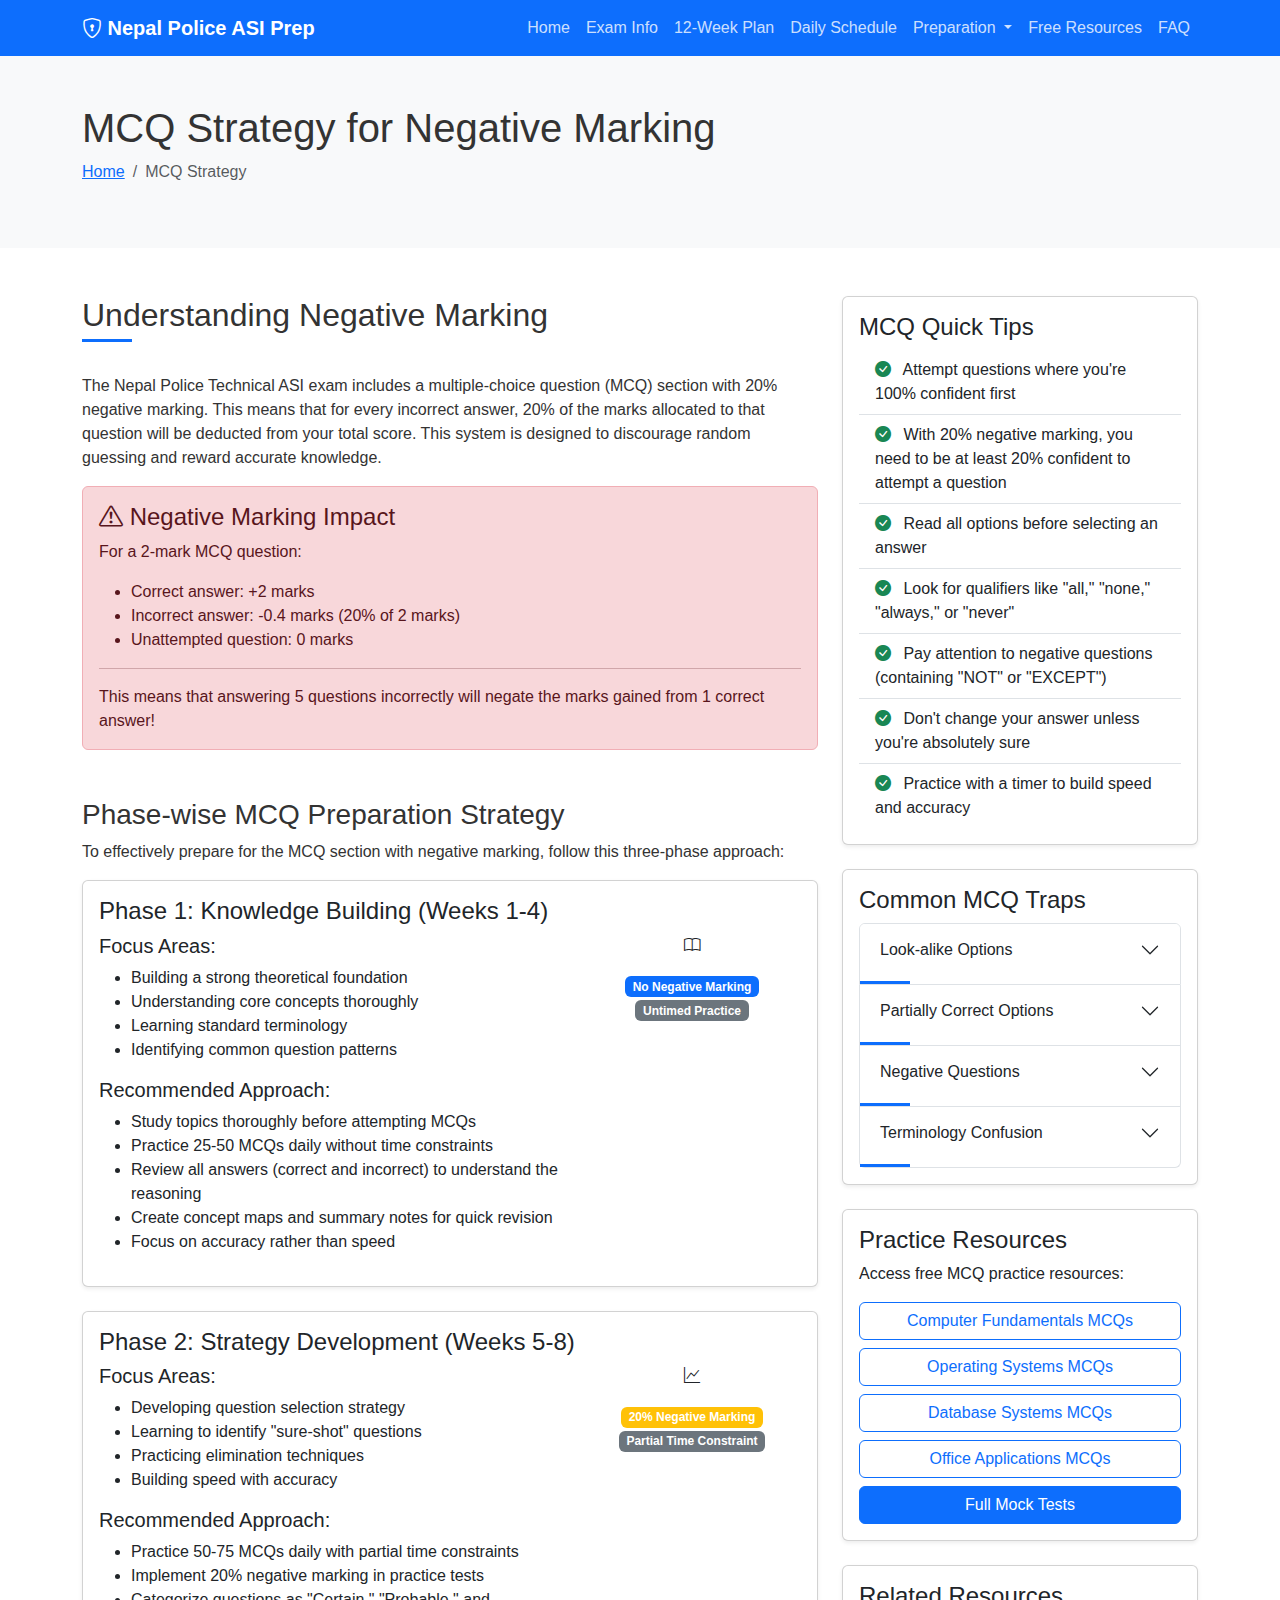
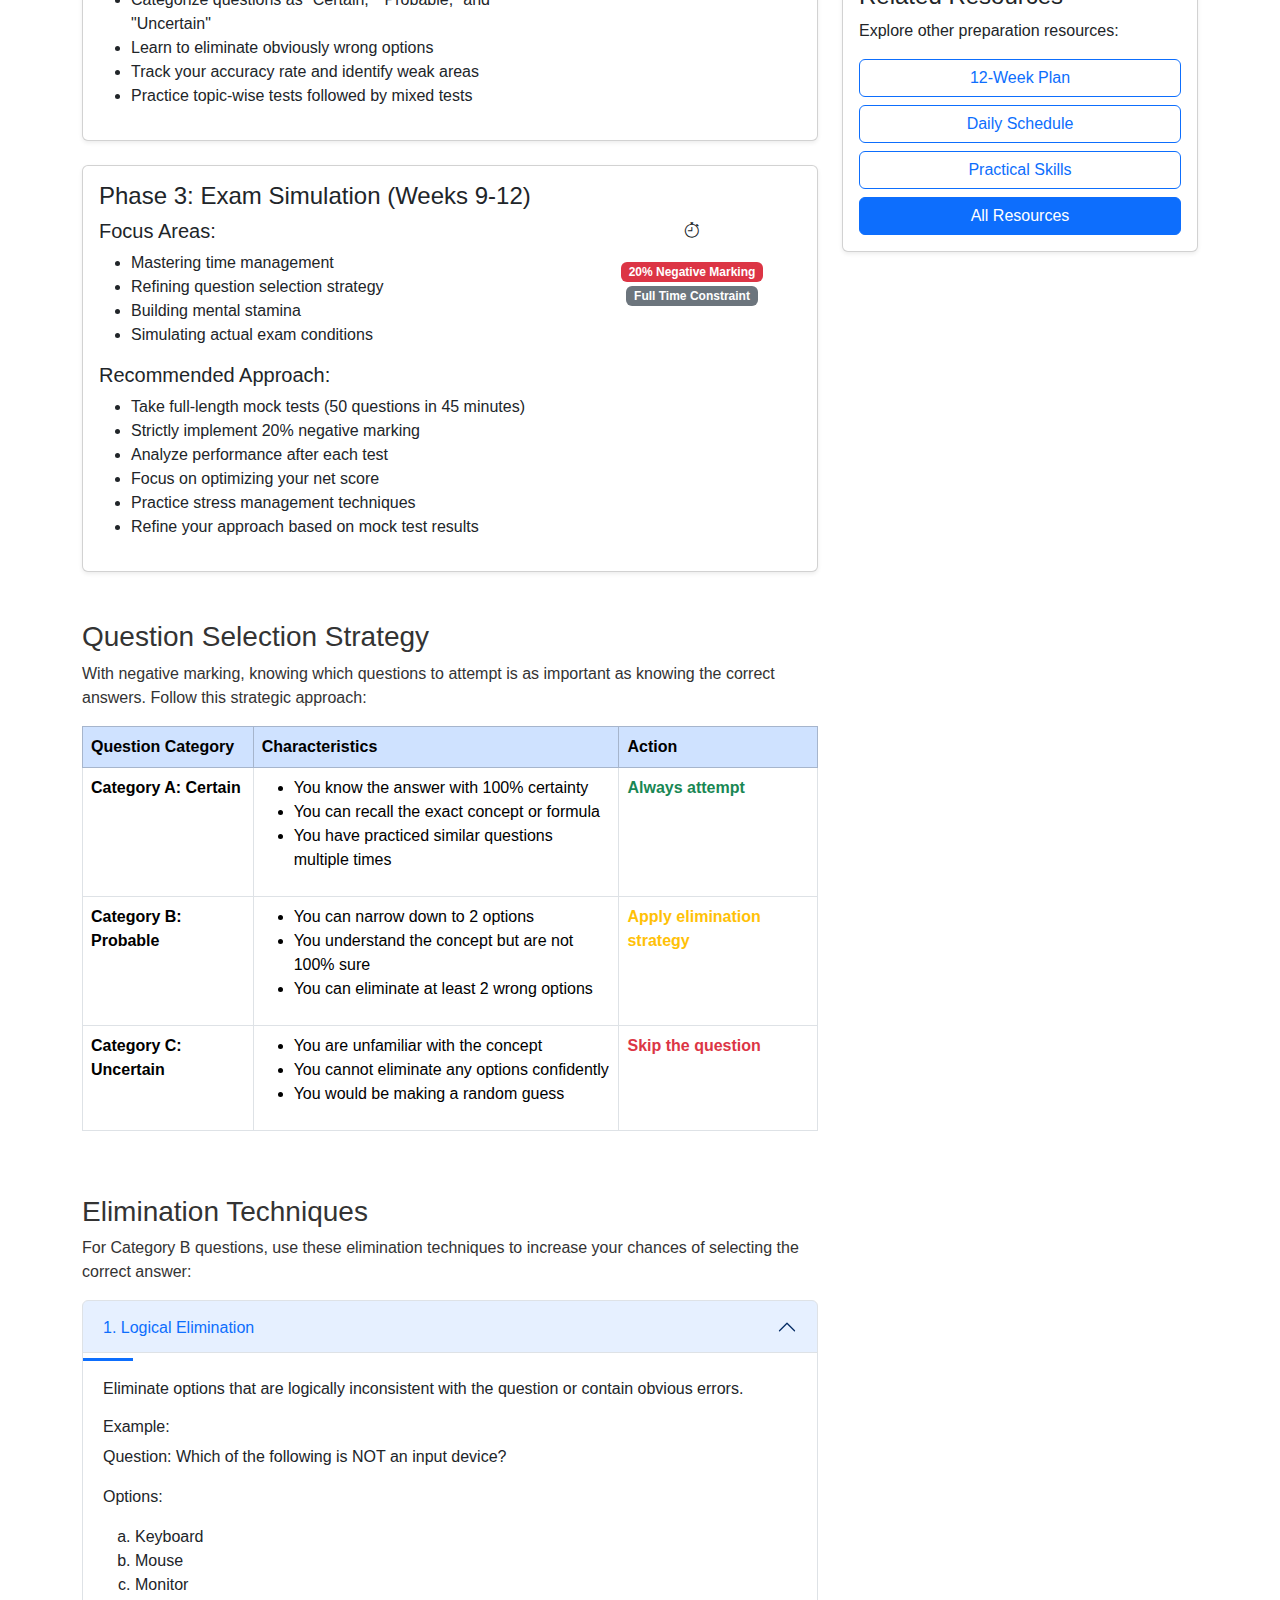
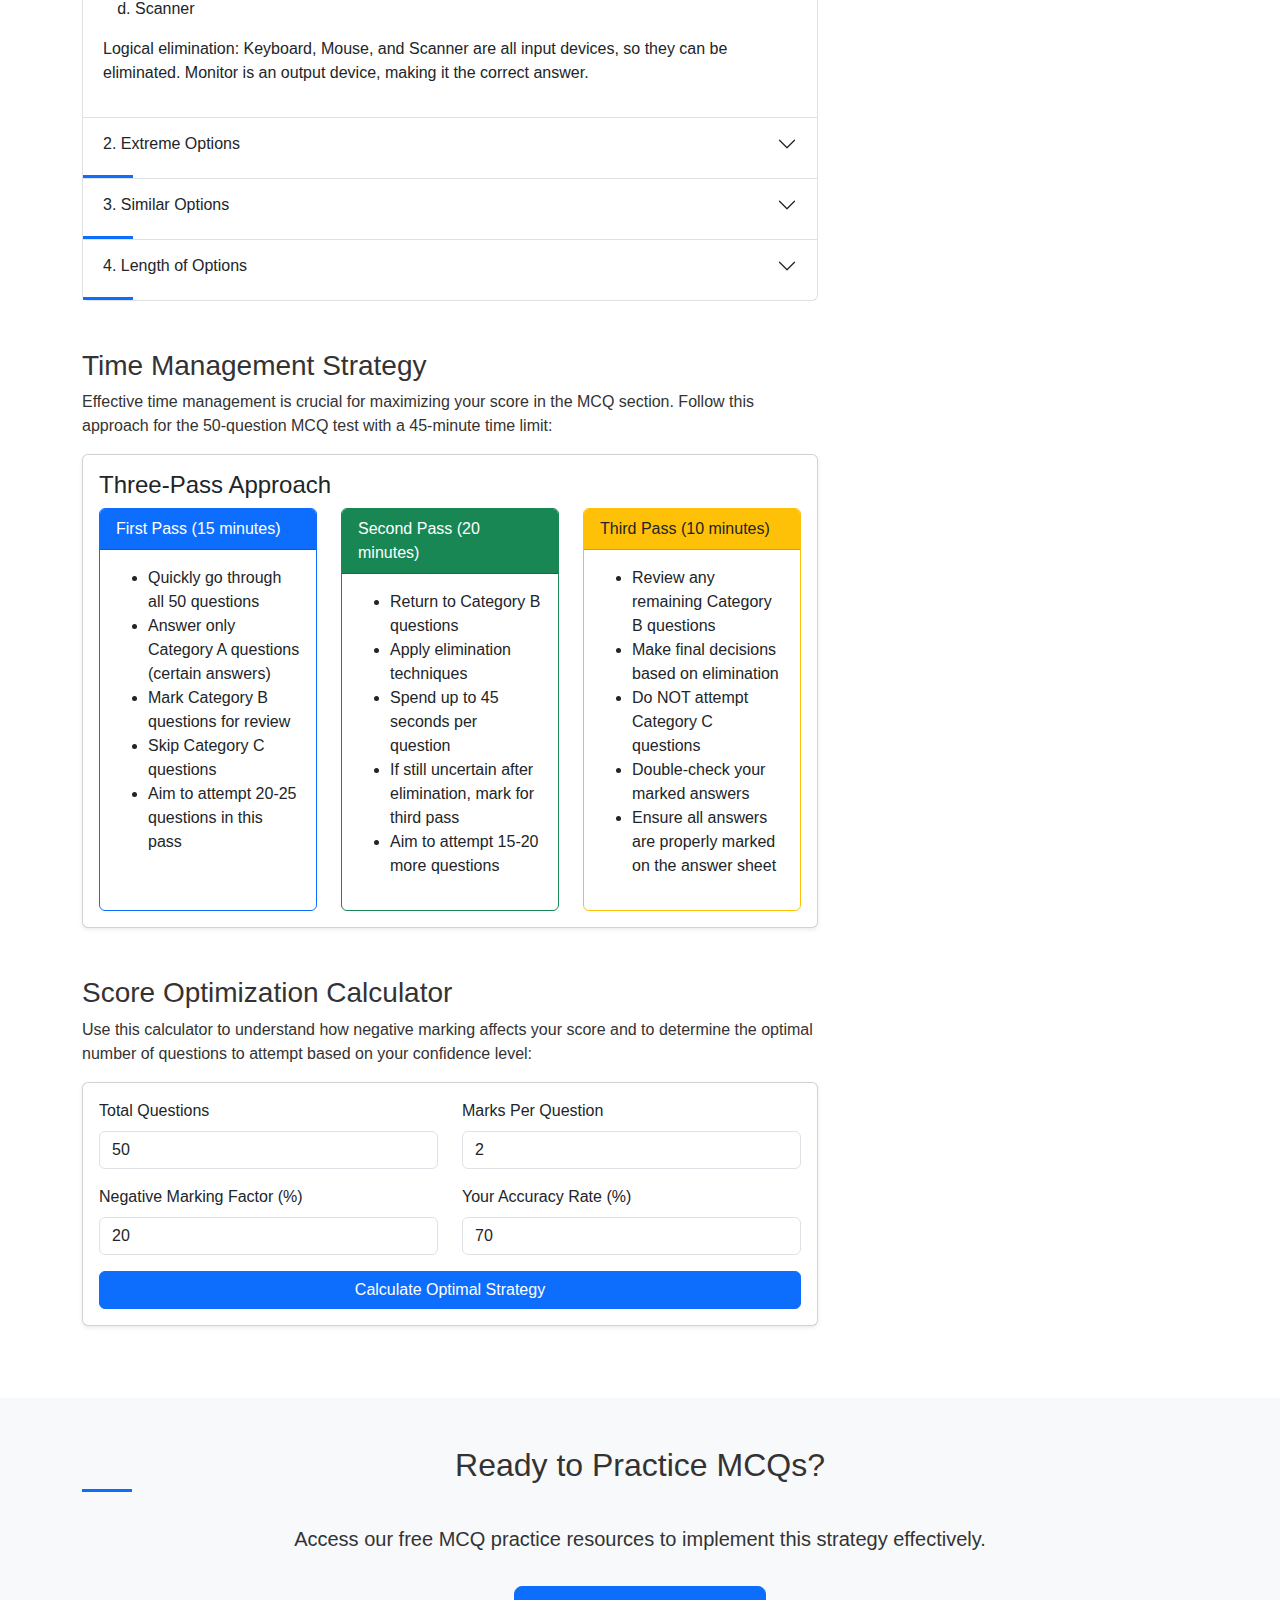
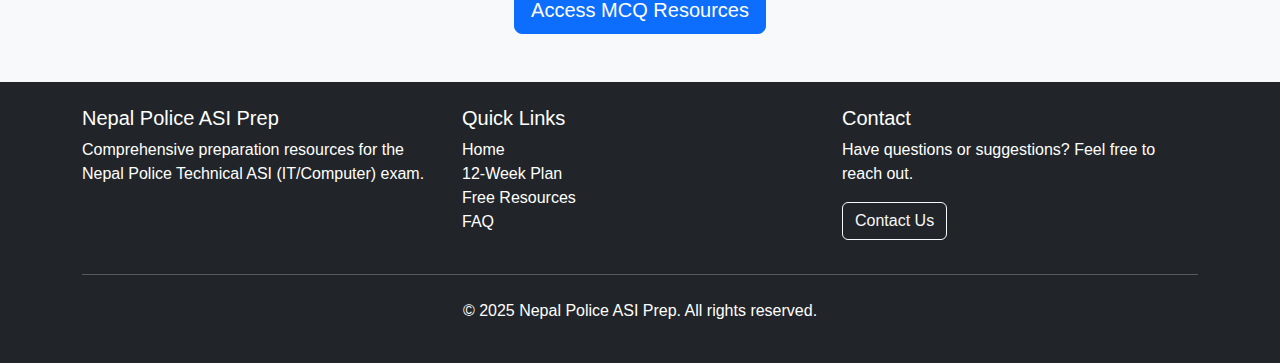
<file: mcq-strategy.html>
<!DOCTYPE html>
<html lang="en">
<head>
    <meta charset="UTF-8">
    <meta name="viewport" content="width=device-width, initial-scale=1.0">
    <title>MCQ Strategy - Nepal Police Technical ASI Exam Preparation</title>
    <link href="https://cdn.jsdelivr.net/npm/bootstrap@5.3.0-alpha1/dist/css/bootstrap.min.css" rel="stylesheet">
    <link rel="stylesheet" href="https://cdn.jsdelivr.net/npm/bootstrap-icons@1.10.3/font/bootstrap-icons.css">
    <link rel="stylesheet" href="styles.css">
</head>
<body>
    <!-- Navigation -->
    <nav class="navbar navbar-expand-lg navbar-dark bg-primary sticky-top">
        <div class="container">
            <a class="navbar-brand" href="index.html">
                <i class="bi bi-shield-lock"></i> Nepal Police ASI Prep
            </a>
            <button class="navbar-toggler" type="button" data-bs-toggle="collapse" data-bs-target="#navbarNav">
                <span class="navbar-toggler-icon"></span>
            </button>
            <div class="collapse navbar-collapse" id="navbarNav">
                <ul class="navbar-nav ms-auto">
                    <li class="nav-item">
                        <a class="nav-link" href="index.html">Home</a>
                    </li>
                    <li class="nav-item">
                        <a class="nav-link" href="exam-info.html">Exam Info</a>
                    </li>
                    <li class="nav-item">
                        <a class="nav-link" href="12-week-plan.html">12-Week Plan</a>
                    </li>
                    <li class="nav-item">
                        <a class="nav-link" href="daily-schedule.html">Daily Schedule</a>
                    </li>
                    <li class="nav-item dropdown">
                        <a class="nav-link dropdown-toggle" href="#" role="button" data-bs-toggle="dropdown">
                            Preparation
                        </a>
                        <ul class="dropdown-menu">
                            <li><a class="dropdown-item active" href="mcq-strategy.html">MCQ Strategy</a></li>
                            <li><a class="dropdown-item" href="practical-skills.html">Practical Skills</a></li>
                            <li><a class="dropdown-item" href="physical-fitness.html">Physical Fitness</a></li>
                            <li><a class="dropdown-item" href="interview-prep.html">Interview Prep</a></li>
                        </ul>
                    </li>
                    <li class="nav-item">
                        <a class="nav-link" href="resources.html">Free Resources</a>
                    </li>
                    <li class="nav-item">
                        <a class="nav-link" href="faq.html">FAQ</a>
                    </li>
                </ul>
            </div>
        </div>
    </nav>

    <!-- Page Header -->
    <header class="bg-light py-5">
        <div class="container">
            <h1>MCQ Strategy for Negative Marking</h1>
            <nav aria-label="breadcrumb">
                <ol class="breadcrumb">
                    <li class="breadcrumb-item"><a href="index.html">Home</a></li>
                    <li class="breadcrumb-item active" aria-current="page">MCQ Strategy</li>
                </ol>
            </nav>
        </div>
    </header>

    <!-- MCQ Strategy Section -->
    <section class="py-5">
        <div class="container">
            <div class="row">
                <div class="col-lg-8">
                    <h2>Understanding Negative Marking</h2>
                    <p>The Nepal Police Technical ASI exam includes a multiple-choice question (MCQ) section with 20% negative marking. This means that for every incorrect answer, 20% of the marks allocated to that question will be deducted from your total score. This system is designed to discourage random guessing and reward accurate knowledge.</p>
                    
                    <div class="alert alert-danger" role="alert">
                        <h4 class="alert-heading"><i class="bi bi-exclamation-triangle"></i> Negative Marking Impact</h4>
                        <p>For a 2-mark MCQ question:</p>
                        <ul>
                            <li>Correct answer: +2 marks</li>
                            <li>Incorrect answer: -0.4 marks (20% of 2 marks)</li>
                            <li>Unattempted question: 0 marks</li>
                        </ul>
                        <hr>
                        <p class="mb-0">This means that answering 5 questions incorrectly will negate the marks gained from 1 correct answer!</p>
                    </div>
                    
                    <h3 class="mt-5">Phase-wise MCQ Preparation Strategy</h3>
                    <p>To effectively prepare for the MCQ section with negative marking, follow this three-phase approach:</p>
                    
                    <div class="card mb-4 shadow-sm">
                        <div class="card-body">
                            <h4 class="card-title">Phase 1: Knowledge Building (Weeks 1-4)</h4>
                            <div class="row">
                                <div class="col-md-8">
                                    <h5>Focus Areas:</h5>
                                    <ul>
                                        <li>Building a strong theoretical foundation</li>
                                        <li>Understanding core concepts thoroughly</li>
                                        <li>Learning standard terminology</li>
                                        <li>Identifying common question patterns</li>
                                    </ul>
                                    <h5>Recommended Approach:</h5>
                                    <ul>
                                        <li>Study topics thoroughly before attempting MCQs</li>
                                        <li>Practice 25-50 MCQs daily without time constraints</li>
                                        <li>Review all answers (correct and incorrect) to understand the reasoning</li>
                                        <li>Create concept maps and summary notes for quick revision</li>
                                        <li>Focus on accuracy rather than speed</li>
                                    </ul>
                                </div>
                                <div class="col-md-4 text-center">
                                    <div class="phase-icon-container">
                                        <i class="bi bi-book phase-icon"></i>
                                    </div>
                                    <div class="mt-3">
                                        <span class="badge bg-primary">No Negative Marking</span>
                                        <span class="badge bg-secondary">Untimed Practice</span>
                                    </div>
                                </div>
                            </div>
                        </div>
                    </div>
                    
                    <div class="card mb-4 shadow-sm">
                        <div class="card-body">
                            <h4 class="card-title">Phase 2: Strategy Development (Weeks 5-8)</h4>
                            <div class="row">
                                <div class="col-md-8">
                                    <h5>Focus Areas:</h5>
                                    <ul>
                                        <li>Developing question selection strategy</li>
                                        <li>Learning to identify "sure-shot" questions</li>
                                        <li>Practicing elimination techniques</li>
                                        <li>Building speed with accuracy</li>
                                    </ul>
                                    <h5>Recommended Approach:</h5>
                                    <ul>
                                        <li>Practice 50-75 MCQs daily with partial time constraints</li>
                                        <li>Implement 20% negative marking in practice tests</li>
                                        <li>Categorize questions as "Certain," "Probable," and "Uncertain"</li>
                                        <li>Learn to eliminate obviously wrong options</li>
                                        <li>Track your accuracy rate and identify weak areas</li>
                                        <li>Practice topic-wise tests followed by mixed tests</li>
                                    </ul>
                                </div>
                                <div class="col-md-4 text-center">
                                    <div class="phase-icon-container">
                                        <i class="bi bi-graph-up phase-icon"></i>
                                    </div>
                                    <div class="mt-3">
                                        <span class="badge bg-warning">20% Negative Marking</span>
                                        <span class="badge bg-secondary">Partial Time Constraint</span>
                                    </div>
                                </div>
                            </div>
                        </div>
                    </div>
                    
                    <div class="card mb-4 shadow-sm">
                        <div class="card-body">
                            <h4 class="card-title">Phase 3: Exam Simulation (Weeks 9-12)</h4>
                            <div class="row">
                                <div class="col-md-8">
                                    <h5>Focus Areas:</h5>
                                    <ul>
                                        <li>Mastering time management</li>
                                        <li>Refining question selection strategy</li>
                                        <li>Building mental stamina</li>
                                        <li>Simulating actual exam conditions</li>
                                    </ul>
                                    <h5>Recommended Approach:</h5>
                                    <ul>
                                        <li>Take full-length mock tests (50 questions in 45 minutes)</li>
                                        <li>Strictly implement 20% negative marking</li>
                                        <li>Analyze performance after each test</li>
                                        <li>Focus on optimizing your net score</li>
                                        <li>Practice stress management techniques</li>
                                        <li>Refine your approach based on mock test results</li>
                                    </ul>
                                </div>
                                <div class="col-md-4 text-center">
                                    <div class="phase-icon-container">
                                        <i class="bi bi-stopwatch phase-icon"></i>
                                    </div>
                                    <div class="mt-3">
                                        <span class="badge bg-danger">20% Negative Marking</span>
                                        <span class="badge bg-secondary">Full Time Constraint</span>
                                    </div>
                                </div>
                            </div>
                        </div>
                    </div>
                    
                    <h3 class="mt-5">Question Selection Strategy</h3>
                    <p>With negative marking, knowing which questions to attempt is as important as knowing the correct answers. Follow this strategic approach:</p>
                    
                    <div class="table-responsive">
                        <table class="table table-bordered">
                            <thead class="table-primary">
                                <tr>
                                    <th>Question Category</th>
                                    <th>Characteristics</th>
                                    <th>Action</th>
                                </tr>
                            </thead>
                            <tbody>
                                <tr>
                                    <td><strong>Category A: Certain</strong></td>
                                    <td>
                                        <ul>
                                            <li>You know the answer with 100% certainty</li>
                                            <li>You can recall the exact concept or formula</li>
                                            <li>You have practiced similar questions multiple times</li>
                                        </ul>
                                    </td>
                                    <td class="text-success"><strong>Always attempt</strong></td>
                                </tr>
                                <tr>
                                    <td><strong>Category B: Probable</strong></td>
                                    <td>
                                        <ul>
                                            <li>You can narrow down to 2 options</li>
                                            <li>You understand the concept but are not 100% sure</li>
                                            <li>You can eliminate at least 2 wrong options</li>
                                        </ul>
                                    </td>
                                    <td class="text-warning"><strong>Apply elimination strategy</strong></td>
                                </tr>
                                <tr>
                                    <td><strong>Category C: Uncertain</strong></td>
                                    <td>
                                        <ul>
                                            <li>You are unfamiliar with the concept</li>
                                            <li>You cannot eliminate any options confidently</li>
                                            <li>You would be making a random guess</li>
                                        </ul>
                                    </td>
                                    <td class="text-danger"><strong>Skip the question</strong></td>
                                </tr>
                            </tbody>
                        </table>
                    </div>
                    
                    <h3 class="mt-5">Elimination Techniques</h3>
                    <p>For Category B questions, use these elimination techniques to increase your chances of selecting the correct answer:</p>
                    
                    <div class="accordion" id="eliminationAccordion">
                        <div class="accordion-item">
                            <h2 class="accordion-header" id="headingOne">
                                <button class="accordion-button" type="button" data-bs-toggle="collapse" data-bs-target="#collapseOne" aria-expanded="true" aria-controls="collapseOne">
                                    1. Logical Elimination
                                </button>
                            </h2>
                            <div id="collapseOne" class="accordion-collapse collapse show" aria-labelledby="headingOne" data-bs-parent="#eliminationAccordion">
                                <div class="accordion-body">
                                    <p>Eliminate options that are logically inconsistent with the question or contain obvious errors.</p>
                                    <div class="example-box">
                                        <h6>Example:</h6>
                                        <p>Question: Which of the following is NOT an input device?</p>
                                        <p>Options:</p>
                                        <ol type="a">
                                            <li>Keyboard</li>
                                            <li>Mouse</li>
                                            <li>Monitor</li>
                                            <li>Scanner</li>
                                        </ol>
                                        <p>Logical elimination: Keyboard, Mouse, and Scanner are all input devices, so they can be eliminated. Monitor is an output device, making it the correct answer.</p>
                                    </div>
                                </div>
                            </div>
                        </div>
                        <div class="accordion-item">
                            <h2 class="accordion-header" id="headingTwo">
                                <button class="accordion-button collapsed" type="button" data-bs-toggle="collapse" data-bs-target="#collapseTwo" aria-expanded="false" aria-controls="collapseTwo">
                                    2. Extreme Options
                                </button>
                            </h2>
                            <div id="collapseTwo" class="accordion-collapse collapse" aria-labelledby="headingTwo" data-bs-parent="#eliminationAccordion">
                                <div class="accordion-body">
                                    <p>Options with extreme words like "always," "never," "all," or "none" are often incorrect, especially in technical subjects.</p>
                                    <div class="example-box">
                                        <h6>Example:</h6>
                                        <p>Question: Which statement about operating systems is correct?</p>
                                        <p>Options:</p>
                                        <ol type="a">
                                            <li>All operating systems require at least 8GB of RAM</li>
                                            <li>Operating systems never crash if properly maintained</li>
                                            <li>Most modern operating systems support multitasking</li>
                                            <li>No operating system can function without an internet connection</li>
                                        </ol>
                                        <p>Extreme options elimination: Options a, b, and d use extreme terms (all, never, no) and can likely be eliminated, making option c the most probable answer.</p>
                                    </div>
                                </div>
                            </div>
                        </div>
                        <div class="accordion-item">
                            <h2 class="accordion-header" id="headingThree">
                                <button class="accordion-button collapsed" type="button" data-bs-toggle="collapse" data-bs-target="#collapseThree" aria-expanded="false" aria-controls="collapseThree">
                                    3. Similar Options
                                </button>
                            </h2>
                            <div id="collapseThree" class="accordion-collapse collapse" aria-labelledby="headingThree" data-bs-parent="#eliminationAccordion">
                                <div class="accordion-body">
                                    <p>If two options are very similar, one of them is likely to be correct, and the others can be eliminated.</p>
                                    <div class="example-box">
                                        <h6>Example:</h6>
                                        <p>Question: What is the function of the MOD() formula in Excel?</p>
                                        <p>Options:</p>
                                        <ol type="a">
                                            <li>Returns the remainder after division</li>
                                            <li>Returns the remainder when one number is divided by another</li>
                                            <li>Calculates the average of a range of cells</li>
                                            <li>Rounds a number to the nearest integer</li>
                                        </ol>
                                        <p>Similar options analysis: Options a and b are very similar, suggesting one of them is correct. Options c and d are unrelated to division remainders and can be eliminated.</p>
                                    </div>
                                </div>
                            </div>
                        </div>
                        <div class="accordion-item">
                            <h2 class="accordion-header" id="headingFour">
                                <button class="accordion-button collapsed" type="button" data-bs-toggle="collapse" data-bs-target="#collapseFour" aria-expanded="false" aria-controls="collapseFour">
                                    4. Length of Options
                                </button>
                            </h2>
                            <div id="collapseFour" class="accordion-collapse collapse" aria-labelledby="headingFour" data-bs-parent="#eliminationAccordion">
                                <div class="accordion-body">
                                    <p>The longest or most detailed option is often the correct answer, as it typically includes necessary qualifications.</p>
                                    <div class="example-box">
                                        <h6>Example:</h6>
                                        <p>Question: What is a primary key in a database?</p>
                                        <p>Options:</p>
                                        <ol type="a">
                                            <li>A field</li>
                                            <li>An index</li>
                                            <li>A unique identifier for a record</li>
                                            <li>A field or combination of fields that uniquely identifies each record in a table</li>
                                        </ol>
                                        <p>Length analysis: Option d is the most detailed and comprehensive, making it more likely to be correct compared to the shorter, less specific options.</p>
                                    </div>
                                </div>
                            </div>
                        </div>
                    </div>
                    
                    <h3 class="mt-5">Time Management Strategy</h3>
                    <p>Effective time management is crucial for maximizing your score in the MCQ section. Follow this approach for the 50-question MCQ test with a 45-minute time limit:</p>
                    
                    <div class="card mb-4 shadow-sm">
                        <div class="card-body">
                            <h4 class="card-title">Three-Pass Approach</h4>
                            <div class="row">
                                <div class="col-md-4">
                                    <div class="card h-100 border-primary">
                                        <div class="card-header bg-primary text-white">
                                            First Pass (15 minutes)
                                        </div>
                                        <div class="card-body">
                                            <ul>
                                                <li>Quickly go through all 50 questions</li>
                                                <li>Answer only Category A questions (certain answers)</li>
                                                <li>Mark Category B questions for review</li>
                                                <li>Skip Category C questions</li>
                                                <li>Aim to attempt 20-25 questions in this pass</li>
                                            </ul>
                                        </div>
                                    </div>
                                </div>
                                <div class="col-md-4">
                                    <div class="card h-100 border-success">
                                        <div class="card-header bg-success text-white">
                                            Second Pass (20 minutes)
                                        </div>
                                        <div class="card-body">
                                            <ul>
                                                <li>Return to Category B questions</li>
                                                <li>Apply elimination techniques</li>
                                                <li>Spend up to 45 seconds per question</li>
                                                <li>If still uncertain after elimination, mark for third pass</li>
                                                <li>Aim to attempt 15-20 more questions</li>
                                            </ul>
                                        </div>
                                    </div>
                                </div>
                                <div class="col-md-4">
                                    <div class="card h-100 border-warning">
                                        <div class="card-header bg-warning text-dark">
                                            Third Pass (10 minutes)
                                        </div>
                                        <div class="card-body">
                                            <ul>
                                                <li>Review any remaining Category B questions</li>
                                                <li>Make final decisions based on elimination</li>
                                                <li>Do NOT attempt Category C questions</li>
                                                <li>Double-check your marked answers</li>
                                                <li>Ensure all answers are properly marked on the answer sheet</li>
                                            </ul>
                                        </div>
                                    </div>
                                </div>
                            </div>
                        </div>
                    </div>
                    
                    <h3 class="mt-5">Score Optimization Calculator</h3>
                    <p>Use this calculator to understand how negative marking affects your score and to determine the optimal number of questions to attempt based on your confidence level:</p>
                    
                    <div class="card mb-4 shadow-sm">
                        <div class="card-body">
                            <form id="scoreCalculatorForm">
                                <div class="row mb-3">
                                    <div class="col-md-6">
                                        <label for="totalQuestions" class="form-label">Total Questions</label>
                                        <input type="number" class="form-control" id="totalQuestions" value="50">
                                    </div>
                                    <div class="col-md-6">
                                        <label for="marksPerQuestion" class="form-label">Marks Per Question</label>
                                        <input type="number" class="form-control" id="marksPerQuestion" value="2">
                                    </div>
                                </div>
                                <div class="row mb-3">
                                    <div class="col-md-6">
                                        <label for="negativeFactor" class="form-label">Negative Marking Factor (%)</label>
                                        <input type="number" class="form-control" id="negativeFactor" value="20">
                                    </div>
                                    <div class="col-md-6">
                                        <label for="accuracyRate" class="form-label">Your Accuracy Rate (%)</label>
                                        <input type="number" class="form-control" id="accuracyRate" value="70">
                                    </div>
                                </div>
                                <div class="d-grid">
                                    <button type="button" class="btn btn-primary" id="calculateScore">Calculate Optimal Strategy</button>
                                </div>
                            </form>
                            
                            <div id="calculationResults" class="mt-4" style="display: none;">
                                <h5>Calculation Results:</h5>
                                <div class="table-responsive">
                                    <table class="table table-bordered">
                                        <thead class="table-primary">
                                            <tr>
                                                <th>Questions Attempted</th>
                                                <th>Expected Correct</th>
                                                <th>Expected Incorrect</th>
                                                <th>Total Score</th>
                                            </tr>
                                        </thead>
                                        <tbody id="resultsTableBody">
                                            <!-- Results will be inserted here by JavaScript -->
                                        </tbody>
                                    </table>
                                </div>
                                <div class="alert alert-success" id="optimalStrategy">
                                    <!-- Optimal strategy will be inserted here by JavaScript -->
                                </div>
                            </div>
                        </div>
                    </div>
                </div>
                
                <div class="col-lg-4">
                    <div class="card mb-4 shadow-sm">
                        <div class="card-body">
                            <h4 class="card-title">MCQ Quick Tips</h4>
                            <ul class="list-group list-group-flush">
                                <li class="list-group-item">
                                    <i class="bi bi-check-circle-fill text-success me-2"></i>
                                    Attempt questions where you're 100% confident first
                                </li>
                                <li class="list-group-item">
                                    <i class="bi bi-check-circle-fill text-success me-2"></i>
                                    With 20% negative marking, you need to be at least 20% confident to attempt a question
                                </li>
                                <li class="list-group-item">
                                    <i class="bi bi-check-circle-fill text-success me-2"></i>
                                    Read all options before selecting an answer
                                </li>
                                <li class="list-group-item">
                                    <i class="bi bi-check-circle-fill text-success me-2"></i>
                                    Look for qualifiers like "all," "none," "always," or "never"
                                </li>
                                <li class="list-group-item">
                                    <i class="bi bi-check-circle-fill text-success me-2"></i>
                                    Pay attention to negative questions (containing "NOT" or "EXCEPT")
                                </li>
                                <li class="list-group-item">
                                    <i class="bi bi-check-circle-fill text-success me-2"></i>
                                    Don't change your answer unless you're absolutely sure
                                </li>
                                <li class="list-group-item">
                                    <i class="bi bi-check-circle-fill text-success me-2"></i>
                                    Practice with a timer to build speed and accuracy
                                </li>
                            </ul>
                        </div>
                    </div>
                    
                    <div class="card mb-4 shadow-sm">
                        <div class="card-body">
                            <h4 class="card-title">Common MCQ Traps</h4>
                            <div class="accordion" id="trapsAccordion">
                                <div class="accordion-item">
                                    <h2 class="accordion-header" id="trapHeadingOne">
                                        <button class="accordion-button collapsed" type="button" data-bs-toggle="collapse" data-bs-target="#trapCollapseOne" aria-expanded="false" aria-controls="trapCollapseOne">
                                            Look-alike Options
                                        </button>
                                    </h2>
                                    <div id="trapCollapseOne" class="accordion-collapse collapse" aria-labelledby="trapHeadingOne" data-bs-parent="#trapsAccordion">
                                        <div class="accordion-body">
                                            <p>Examiners often include options that look very similar but have subtle differences. Read each option carefully and identify the key differences.</p>
                                        </div>
                                    </div>
                                </div>
                                <div class="accordion-item">
                                    <h2 class="accordion-header" id="trapHeadingTwo">
                                        <button class="accordion-button collapsed" type="button" data-bs-toggle="collapse" data-bs-target="#trapCollapseTwo" aria-expanded="false" aria-controls="trapCollapseTwo">
                                            Partially Correct Options
                                        </button>
                                    </h2>
                                    <div id="trapCollapseTwo" class="accordion-collapse collapse" aria-labelledby="trapHeadingTwo" data-bs-parent="#trapsAccordion">
                                        <div class="accordion-body">
                                            <p>Some options may be partially correct but not the best answer. Look for the most complete and accurate option.</p>
                                        </div>
                                    </div>
                                </div>
                                <div class="accordion-item">
                                    <h2 class="accordion-header" id="trapHeadingThree">
                                        <button class="accordion-button collapsed" type="button" data-bs-toggle="collapse" data-bs-target="#trapCollapseThree" aria-expanded="false" aria-controls="trapCollapseThree">
                                            Negative Questions
                                        </button>
                                    </h2>
                                    <div id="trapCollapseThree" class="accordion-collapse collapse" aria-labelledby="trapHeadingThree" data-bs-parent="#trapsAccordion">
                                        <div class="accordion-body">
                                            <p>Questions with "NOT," "EXCEPT," or "LEAST" require careful reading. These questions ask for the exception rather than the rule.</p>
                                        </div>
                                    </div>
                                </div>
                                <div class="accordion-item">
                                    <h2 class="accordion-header" id="trapHeadingFour">
                                        <button class="accordion-button collapsed" type="button" data-bs-toggle="collapse" data-bs-target="#trapCollapseFour" aria-expanded="false" aria-controls="trapCollapseFour">
                                            Terminology Confusion
                                        </button>
                                    </h2>
                                    <div id="trapCollapseFour" class="accordion-collapse collapse" aria-labelledby="trapHeadingFour" data-bs-parent="#trapsAccordion">
                                        <div class="accordion-body">
                                            <p>Technical terms that sound similar but have different meanings can be confusing. Ensure you understand the precise meaning of technical terms.</p>
                                        </div>
                                    </div>
                                </div>
                            </div>
                        </div>
                    </div>
                    
                    <div class="card mb-4 shadow-sm">
                        <div class="card-body">
                            <h4 class="card-title">Practice Resources</h4>
                            <p>Access free MCQ practice resources:</p>
                            <div class="d-grid gap-2">
                                <a href="resources.html#computer-fundamentals-mcq" class="btn btn-outline-primary">Computer Fundamentals MCQs</a>
                                <a href="resources.html#operating-systems-mcq" class="btn btn-outline-primary">Operating Systems MCQs</a>
                                <a href="resources.html#database-systems-mcq" class="btn btn-outline-primary">Database Systems MCQs</a>
                                <a href="resources.html#office-applications-mcq" class="btn btn-outline-primary">Office Applications MCQs</a>
                                <a href="resources.html#mock-tests" class="btn btn-primary">Full Mock Tests</a>
                            </div>
                        </div>
                    </div>
                    
                    <div class="card shadow-sm">
                        <div class="card-body">
                            <h4 class="card-title">Related Resources</h4>
                            <p>Explore other preparation resources:</p>
                            <div class="d-grid gap-2">
                                <a href="12-week-plan.html" class="btn btn-outline-primary">12-Week Plan</a>
                                <a href="daily-schedule.html" class="btn btn-outline-primary">Daily Schedule</a>
                                <a href="practical-skills.html" class="btn btn-outline-primary">Practical Skills</a>
                                <a href="resources.html" class="btn btn-primary">All Resources</a>
                            </div>
                        </div>
                    </div>
                </div>
            </div>
        </div>
    </section>

    <!-- Call to Action -->
    <section class="py-5 bg-light">
        <div class="container text-center">
            <h2>Ready to Practice MCQs?</h2>
            <p class="lead">Access our free MCQ practice resources to implement this strategy effectively.</p>
            <a href="resources.html#mcq-practice" class="btn btn-primary btn-lg mt-3">Access MCQ Resources</a>
        </div>
    </section>

    <!-- Footer -->
    <footer class="bg-dark text-white py-4">
        <div class="container">
            <div class="row">
                <div class="col-md-4 mb-3 mb-md-0">
                    <h5>Nepal Police ASI Prep</h5>
                    <p>Comprehensive preparation resources for the Nepal Police Technical ASI (IT/Computer) exam.</p>
                </div>
                <div class="col-md-4 mb-3 mb-md-0">
                    <h5>Quick Links</h5>
                    <ul class="list-unstyled">
                        <li><a href="index.html" class="text-white">Home</a></li>
                        <li><a href="12-week-plan.html" class="text-white">12-Week Plan</a></li>
                        <li><a href="resources.html" class="text-white">Free Resources</a></li>
                        <li><a href="faq.html" class="text-white">FAQ</a></li>
                    </ul>
                </div>
                <div class="col-md-4">
                    <h5>Contact</h5>
                    <p>Have questions or suggestions? Feel free to reach out.</p>
                    <a href="contact.html" class="btn btn-outline-light">Contact Us</a>
                </div>
            </div>
            <hr class="my-4">
            <div class="text-center">
                <p>&copy; 2025 Nepal Police ASI Prep. All rights reserved.</p>
            </div>
        </div>
    </footer>

    <script src="https://cdn.jsdelivr.net/npm/bootstrap@5.3.0-alpha1/dist/js/bootstrap.bundle.min.js"></script>
    <script>
        // Score optimization calculator
        document.getElementById('calculateScore').addEventListener('click', function() {
            const totalQuestions = parseInt(document.getElementById('totalQuestions').value);
            const marksPerQuestion = parseFloat(document.getElementById('marksPerQuestion').value);
            const negativeFactor = parseFloat(document.getElementById('negativeFactor').value) / 100;
            const accuracyRate = parseFloat(document.getElementById('accuracyRate').value) / 100;
            
            const resultsTableBody = document.getElementById('resultsTableBody');
            resultsTableBody.innerHTML = '';
            
            let maxScore = 0;
            let optimalAttempt = 0;
            
            // Calculate scores for different numbers of attempted questions
            for (let attempted = 0; attempted <= totalQuestions; attempted += 5) {
                const expectedCorrect = Math.round(attempted * accuracyRate);
                const expectedIncorrect = attempted - expectedCorrect;
                const score = (expectedCorrect * marksPerQuestion) - (expectedIncorrect * marksPerQuestion * negativeFactor);
                
                if (score > maxScore) {
                    maxScore = score;
                    optimalAttempt = attempted;
                }
                
                const row = document.createElement('tr');
                row.innerHTML = `
                    <td>${attempted}</td>
                    <td>${expectedCorrect}</td>
                    <td>${expectedIncorrect}</td>
                    <td>${score.toFixed(2)}</td>
                `;
                
                if (attempted === optimalAttempt) {
                    row.classList.add('table-success');
                }
                
                resultsTableBody.appendChild(row);
            }
            
            document.getElementById('optimalStrategy').innerHTML = `
                <h5>Optimal Strategy:</h5>
                <p>With your accuracy rate of ${accuracyRate * 100}%, you should attempt approximately <strong>${optimalAttempt} questions</strong> to maximize your score.</p>
                <p>Expected score: <strong>${maxScore.toFixed(2)} out of ${totalQuestions * marksPerQuestion}</strong></p>
            `;
            
            document.getElementById('calculationResults').style.display = 'block';
        });
    </script>
</body>
</html>
</file>
<file: styles.css>
/* Custom styles for Nepal Police ASI Prep Website */

/* General Styles */
body {
    font-family: 'Segoe UI', Tahoma, Geneva, Verdana, sans-serif;
    color: #333;
}

/* Hero Section */
.hero-section {
    background: linear-gradient(rgba(0, 0, 100, 0.8), rgba(0, 0, 100, 0.9)), url('images/nepal-police-bg.jpg');
    background-size: cover;
    background-position: center;
    padding: 100px 0;
}

/* Feature Icons */
.feature-icon {
    font-size: 3rem;
    color: #0d6efd;
    margin-bottom: 1rem;
    display: block;
}

/* Step Circles */
.step-circle {
    width: 50px;
    height: 50px;
    background-color: #0d6efd;
    color: white;
    border-radius: 50%;
    display: flex;
    align-items: center;
    justify-content: center;
    font-size: 1.5rem;
    font-weight: bold;
    margin: 0 auto 1rem;
}

/* Card Hover Effects */
.card {
    transition: transform 0.3s ease;
}

.card:hover {
    transform: translateY(-5px);
}

/* Progress Bars */
.progress {
    height: 10px;
    border-radius: 5px;
}

.progress-section {
    margin-top: 20px;
}

/* Custom Navbar */
.navbar-brand {
    font-weight: bold;
}

.navbar-dark .navbar-nav .nav-link {
    color: rgba(255, 255, 255, 0.8);
}

.navbar-dark .navbar-nav .nav-link:hover,
.navbar-dark .navbar-nav .nav-link.active {
    color: white;
}

/* Section Headings */
section h2 {
    margin-bottom: 2rem;
    position: relative;
    padding-bottom: 0.5rem;
}

section h2:after {
    content: '';
    position: absolute;
    bottom: 0;
    left: 0;
    width: 50px;
    height: 3px;
    background-color: #0d6efd;
}

section h2.text-center:after {
    left: 50%;
    transform: translateX(-50%);
}

/* Footer Styles */
footer a {
    text-decoration: none;
}

footer a:hover {
    text-decoration: underline;
}

/* Responsive Adjustments */
@media (max-width: 768px) {
    .hero-section {
        padding: 60px 0;
    }
    
    .hero-section h1 {
        font-size: 2rem;
    }
    
    .feature-icon {
        font-size: 2.5rem;
    }
}

/* Page-specific styles */

/* Exam Info Page */
.timeline {
    position: relative;
    padding-left: 30px;
}

.timeline:before {
    content: '';
    position: absolute;
    left: 0;
    top: 0;
    height: 100%;
    width: 2px;
    background-color: #0d6efd;
}

.timeline-item {
    position: relative;
    margin-bottom: 30px;
}

.timeline-item:before {
    content: '';
    position: absolute;
    left: -34px;
    top: 5px;
    width: 10px;
    height: 10px;
    border-radius: 50%;
    background-color: #0d6efd;
}

/* 12-Week Plan Page */
.week-card {
    border-left: 4px solid #0d6efd;
}

/* Resource Page */
.resource-card .resource-icon {
    font-size: 2rem;
    color: #0d6efd;
    margin-bottom: 0.5rem;
}

/* FAQ Page */
.accordion-button:not(.collapsed) {
    background-color: rgba(13, 110, 253, 0.1);
    color: #0d6efd;
}

/* Print Styles */
@media print {
    .no-print {
        display: none;
    }
    
    .container {
        width: 100%;
        max-width: 100%;
    }
    
    body {
        font-size: 12pt;
    }
    
    a {
        text-decoration: none !important;
        color: #333 !important;
    }
}
</file>
